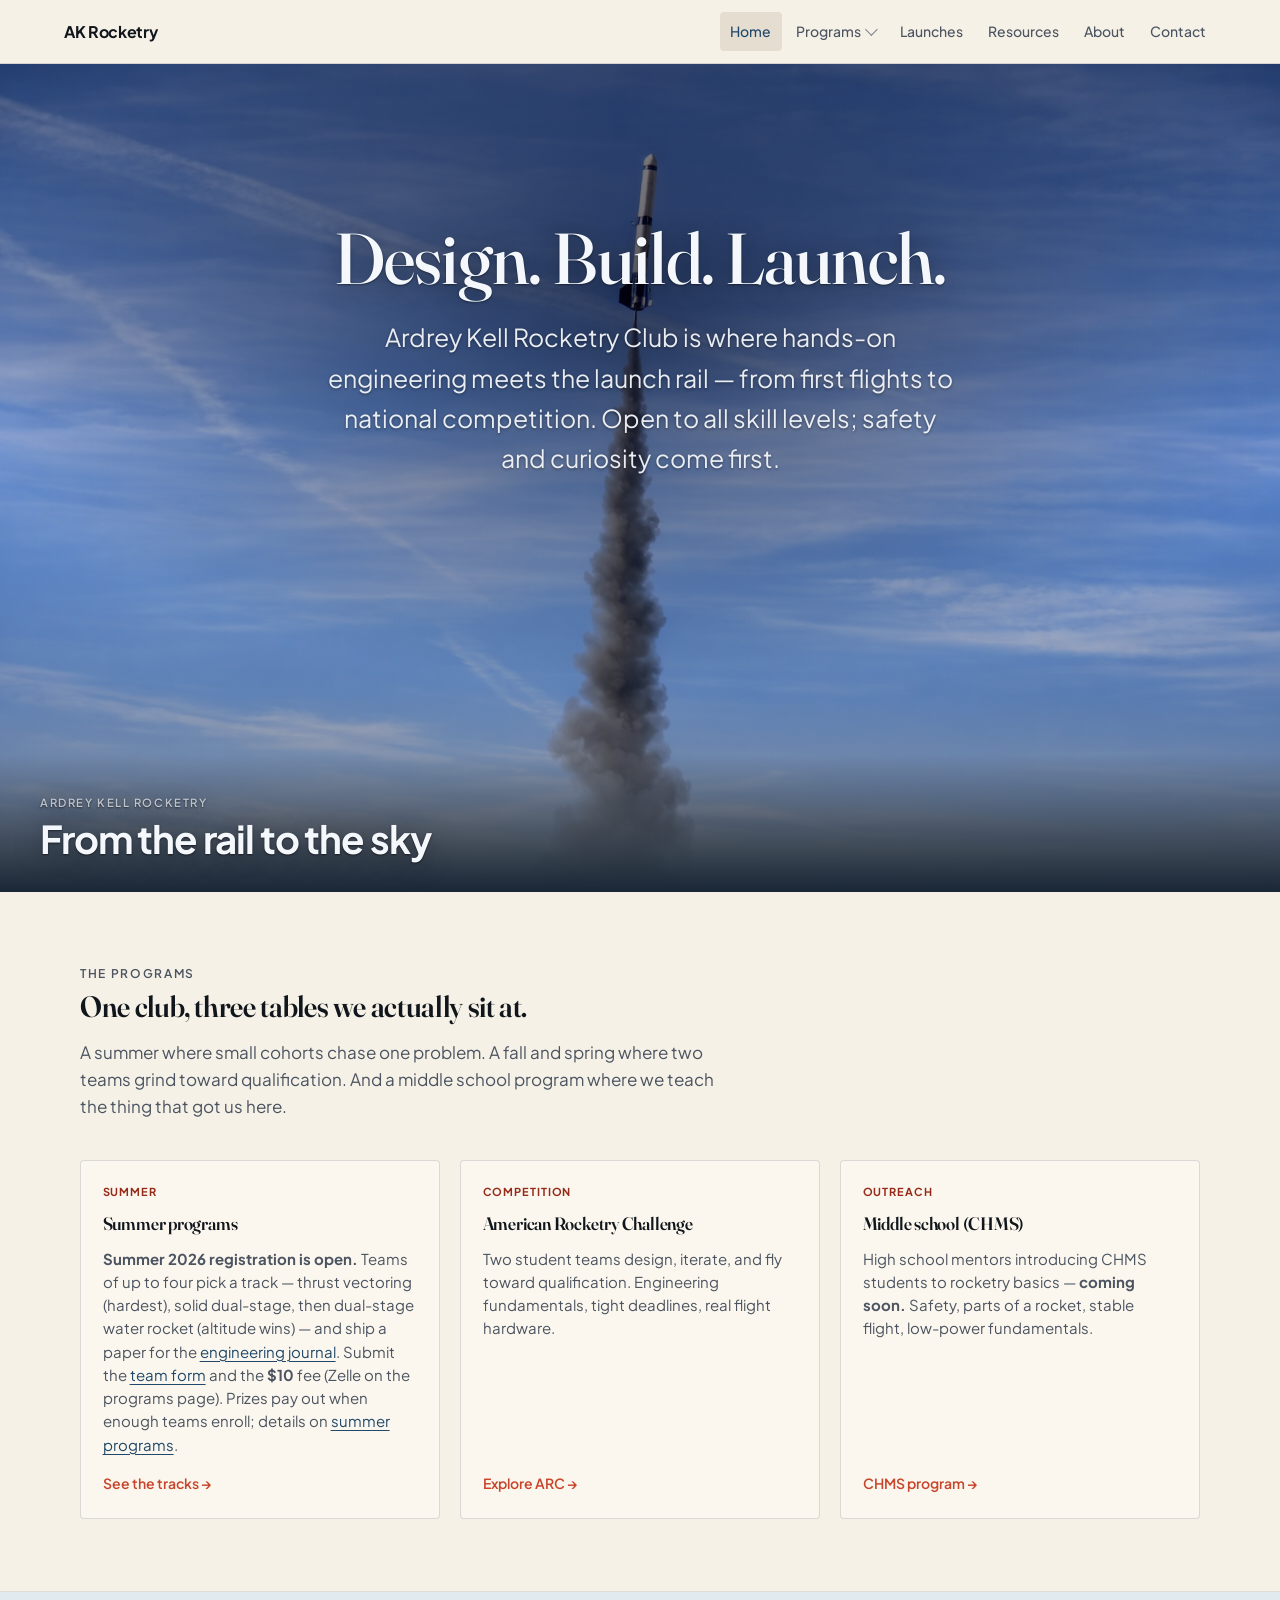
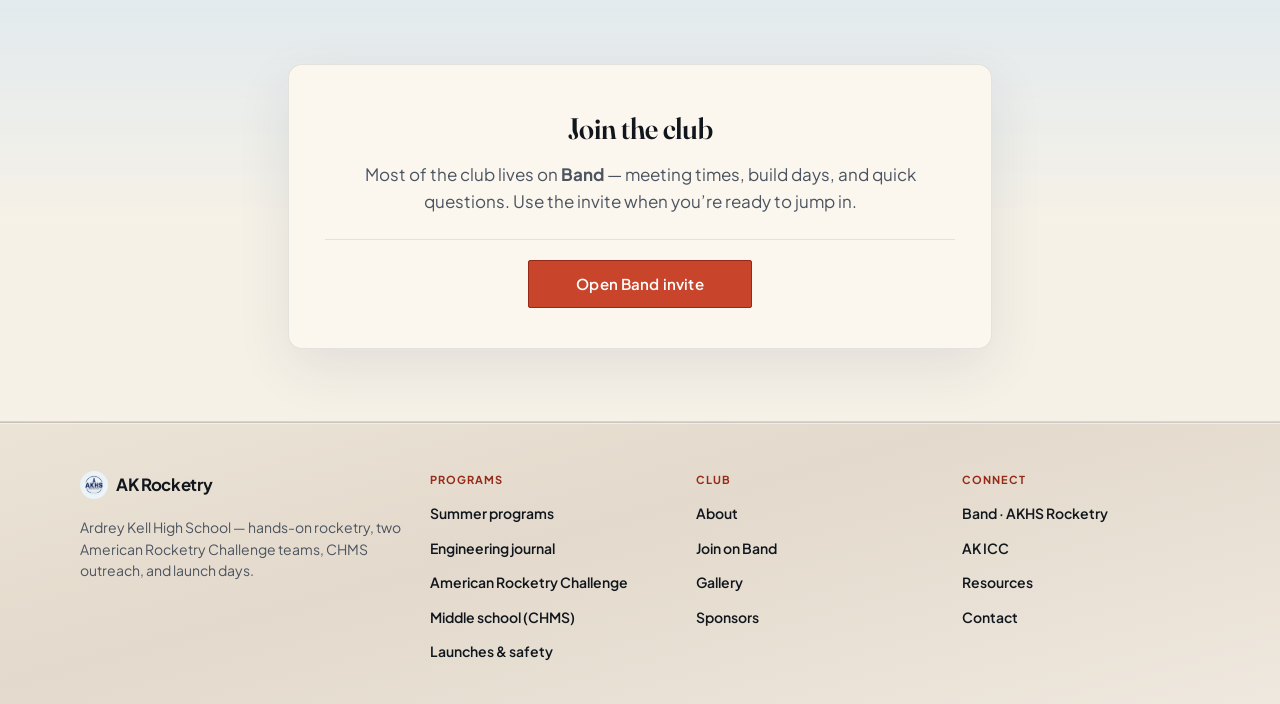
<file: index.html>
<!DOCTYPE html>
<html lang="en">
  <head>
    <meta charset="UTF-8" />
    <meta name="viewport" content="width=device-width, initial-scale=1" />
    <meta name="theme-color" content="#2a5f8a" />
    <meta
      name="description"
      content="Ardrey Kell Rocketry Club — design, build, and launch. American Rocketry Challenge teams, outreach, and community launches."
    />
    <meta name="google-site-verification" content="4NTMe3tx55syrNgkwQ4RB3_lJ69d0CmqzKTov0FCXmc" />
    <link rel="canonical" href="https://akrocketry.vercel.app/" />
    <link
      rel="sitemap"
      type="application/xml"
      title="Sitemap"
      href="https://akrocketry.vercel.app/sitemap.xml"
    />
    <meta property="og:type" content="website" />
    <meta property="og:site_name" content="Ardrey Kell Rocketry Club" />
    <meta property="og:title" content="AK Rocketry Club — Ardrey Kell High School" />
    <meta
      property="og:description"
      content="Design, build, and launch with two American Rocketry Challenge teams, CHMS outreach, and club launch days. All skill levels welcome."
    />
    <meta property="og:url" content="https://akrocketry.vercel.app/" />
    <meta property="og:image" content="https://akrocketry.vercel.app/images/rocket-launch.png" />
    <meta property="og:locale" content="en_US" />
    <meta name="twitter:card" content="summary_large_image" />
    <meta name="twitter:title" content="AK Rocketry Club — Ardrey Kell High School" />
    <meta
      name="twitter:description"
      content="American Rocketry Challenge teams, middle school outreach, and safety-first launches at Ardrey Kell."
    />
    <meta name="twitter:image" content="https://akrocketry.vercel.app/images/rocket-launch.png" />
    <title>AK Rocketry Club — Home</title>
    <link rel="icon" href="images/akhs-rocketry-logo.png" type="image/png" />
    <link rel="apple-touch-icon" href="images/akhs-rocketry-logo.png" />
    <link rel="preconnect" href="https://fonts.googleapis.com" />
    <link rel="preconnect" href="https://fonts.gstatic.com" crossorigin />
    <link
      href="https://fonts.googleapis.com/css2?family=Fraunces:ital,opsz,wght@0,9..144,500;0,9..144,700;1,9..144,500&family=Plus+Jakarta+Sans:ital,wght@0,400;0,500;0,600;0,700;1,400&display=swap"
      rel="stylesheet"
    />
    <link rel="stylesheet" href="css/styles.css" />
    <script type="application/ld+json">
      {
        "@context": "https://schema.org",
        "@type": "Organization",
        "name": "Ardrey Kell Rocketry Club",
        "alternateName": "AK Rocketry",
        "description": "Hands-on rocketry club at Ardrey Kell High School — American Rocketry Challenge teams, CHMS mentorship, and community launches.",
        "url": "https://akrocketry.vercel.app/",
        "logo": "https://akrocketry.vercel.app/images/akhs-rocketry-logo.png",
        "sameAs": [
          "https://www.instagram.com/akhsrocketry/",
          "https://band.us/n/aca8bbN3yeG92",
          "https://akhsicc.github.io/"
        ]
      }
    </script>
  </head>
  <body>
    <a class="skip-link" href="#main">Skip to content</a>
    <div class="page">
      <header class="site-header">
        <div class="site-header__inner">
          <a class="logo" href="index.html">
            AK Rocketry
          </a>
          <button
            type="button"
            class="nav-toggle"
            aria-expanded="false"
            aria-controls="site-nav"
            data-nav-toggle
          >
            <span class="visually-hidden">Open menu</span>
            <span class="nav-toggle__bar" aria-hidden="true"></span>
          </button>
          <nav id="site-nav" class="nav" data-nav-menu aria-label="Primary">
            <a href="index.html" class="is-active">Home</a>
            <details class="nav__group" data-nav-group>
              <summary class="nav__summary">Programs<span class="nav__chev" aria-hidden="true"></span></summary>
              <div class="nav__panel">
                <a href="programs.html">Summer programs</a>
                <a href="journal.html">Engineering journal</a>
                <a href="arc.html">American Rocketry Challenge</a>
                <a href="outreach.html">Middle school (CHMS)</a>
              </div>
            </details>
            <a href="launches.html">Launches</a>
            <a href="resources.html">Resources</a>
            <a href="about.html">About</a>
            <a href="contact.html">Contact</a>
          </nav>
        </div>
      </header>

      <main id="main">
        <section id="launch-video" class="hero" aria-labelledby="hero-title">
          <div class="hero__backdrop" aria-hidden="true">
            <img
              class="hero__backdrop-img"
              src="images/rocket-launch.png"
              alt=""
              width="1536"
              height="1024"
              decoding="async"
              fetchpriority="high"
            />
          </div>
          <div class="hero__overlay" aria-hidden="true"></div>
          <div class="hero__inner wrap">
            <div class="hero__text">
              <h1 id="hero-title">Design. Build. Launch.</h1>
              <p class="hero__lede">
                Ardrey Kell Rocketry Club is where hands-on engineering meets the launch rail — from first flights to
                national competition. Open to all skill levels; safety and curiosity come first.
              </p>
            </div>
          </div>
          <div id="hero-tagline" class="launch-photo__caption">
            <p class="launch-photo__hint">Ardrey Kell rocketry</p>
            <h2 class="launch-photo__title">From the rail to the sky</h2>
          </div>
        </section>

        <section class="section" aria-labelledby="pillars-heading">
          <div class="wrap">
            <div class="section__head">
              <p class="eyebrow">The programs</p>
              <h2 id="pillars-heading">One club, three tables we actually sit at.</h2>
              <p>
                A summer where small cohorts chase one problem. A fall and spring where two teams grind toward
                qualification. And a middle school program where we teach the thing that got us here.
              </p>
            </div>
            <div class="cards cards--3">
              <article class="card">
                <span class="card__tag">Summer</span>
                <h3>Summer programs</h3>
                <p>
                  <strong>Summer 2026 registration is open.</strong> Teams of up to four pick a track &mdash; thrust
                  vectoring (hardest), solid dual-stage, then dual-stage water rocket (altitude wins) &mdash; and ship a
                  paper for the <a href="journal.html">engineering journal</a>. Submit the
                  <a href="https://forms.gle/gw1iRNM9sgwwykNJ9" rel="noopener noreferrer" target="_blank">team form</a>
                  and the <strong>$10</strong> fee (Zelle on the programs page). Prizes pay out when enough teams enroll;
                  details on <a href="programs.html">summer programs</a>.
                </p>
                <a class="card__link" href="programs.html">See the tracks &rarr;</a>
              </article>
              <article class="card">
                <span class="card__tag">Competition</span>
                <h3>American Rocketry Challenge</h3>
                <p>
                  Two student teams design, iterate, and fly toward qualification. Engineering fundamentals, tight
                  deadlines, real flight hardware.
                </p>
                <a class="card__link" href="arc.html">Explore ARC &rarr;</a>
              </article>
              <article class="card">
                <span class="card__tag">Outreach</span>
                <h3>Middle school (CHMS)</h3>
                <p>
                  High school mentors introducing CHMS students to rocketry basics &mdash;
                  <strong>coming soon.</strong> Safety, parts of a rocket, stable flight, low-power fundamentals.
                </p>
                <a class="card__link" href="outreach.html">CHMS program &rarr;</a>
              </article>
            </div>
          </div>
        </section>

        <section id="join" class="section section--join" aria-labelledby="join-heading">
          <div class="wrap">
            <div class="join-panel">
              <div class="section__head join-panel__head">
                <h2 id="join-heading">Join the club</h2>
                <p>
                  Most of the club lives on <strong>Band</strong> — meeting times, build days, and quick questions. Use the
                  invite when you&rsquo;re ready to jump in.
                </p>
              </div>
              <div class="join-panel__cta">
                <a
                  class="btn btn--primary"
                  href="https://band.us/n/aca8bbN3yeG92"
                  rel="noopener noreferrer"
                  target="_blank"
                  >Open Band invite</a
                >
              </div>
            </div>
          </div>
        </section>
      </main>

      <footer class="site-footer">
        <div class="site-footer__main">
          <div class="site-footer__grid wrap">
            <div class="site-footer__brand">
              <a class="footer-brand" href="index.html">
                <span class="logo__mark" aria-hidden="true">
                  <img
                    class="logo__mark-img"
                    src="images/akhs-rocketry-logo.png"
                    alt=""
                    width="500"
                    height="500"
                    decoding="async"
                  />
                </span>
                AK Rocketry
              </a>
              <p>
                Ardrey Kell High School — hands-on rocketry, two American Rocketry Challenge teams, CHMS outreach, and
                launch days.
              </p>
            </div>
            <div class="site-footer__col">
              <h3 class="site-footer__heading">Programs</h3>
              <ul class="site-footer__links">
                <li><a href="programs.html">Summer programs</a></li>
                <li><a href="journal.html">Engineering journal</a></li>
                <li><a href="arc.html">American Rocketry Challenge</a></li>
                <li><a href="outreach.html">Middle school (CHMS)</a></li>
                <li><a href="launches.html">Launches &amp; safety</a></li>
              </ul>
            </div>
            <div class="site-footer__col">
              <h3 class="site-footer__heading">Club</h3>
              <ul class="site-footer__links">
                <li><a href="about.html">About</a></li>
                <li><a href="#join">Join on Band</a></li>
                <li><a href="gallery.html">Gallery</a></li>
                <li><a href="sponsors.html">Sponsors</a></li>
              </ul>
            </div>
            <div class="site-footer__col">
              <h3 class="site-footer__heading">Connect</h3>
              <ul class="site-footer__links">
                <li>
                  <a href="https://band.us/n/aca8bbN3yeG92" rel="noopener noreferrer" target="_blank"
                    >Band · AKHS Rocketry</a
                  >
                </li>
                <li>
                  <a href="https://akhsicc.github.io/" rel="noopener noreferrer" target="_blank">AK ICC</a>
                </li>
                <li><a href="resources.html">Resources</a></li>
                <li><a href="contact.html">Contact</a></li>
              </ul>
            </div>
          </div>
        </div>
      </footer>
    </div>
    <script src="js/main.js" defer></script>
  </body>
</html>
</file>
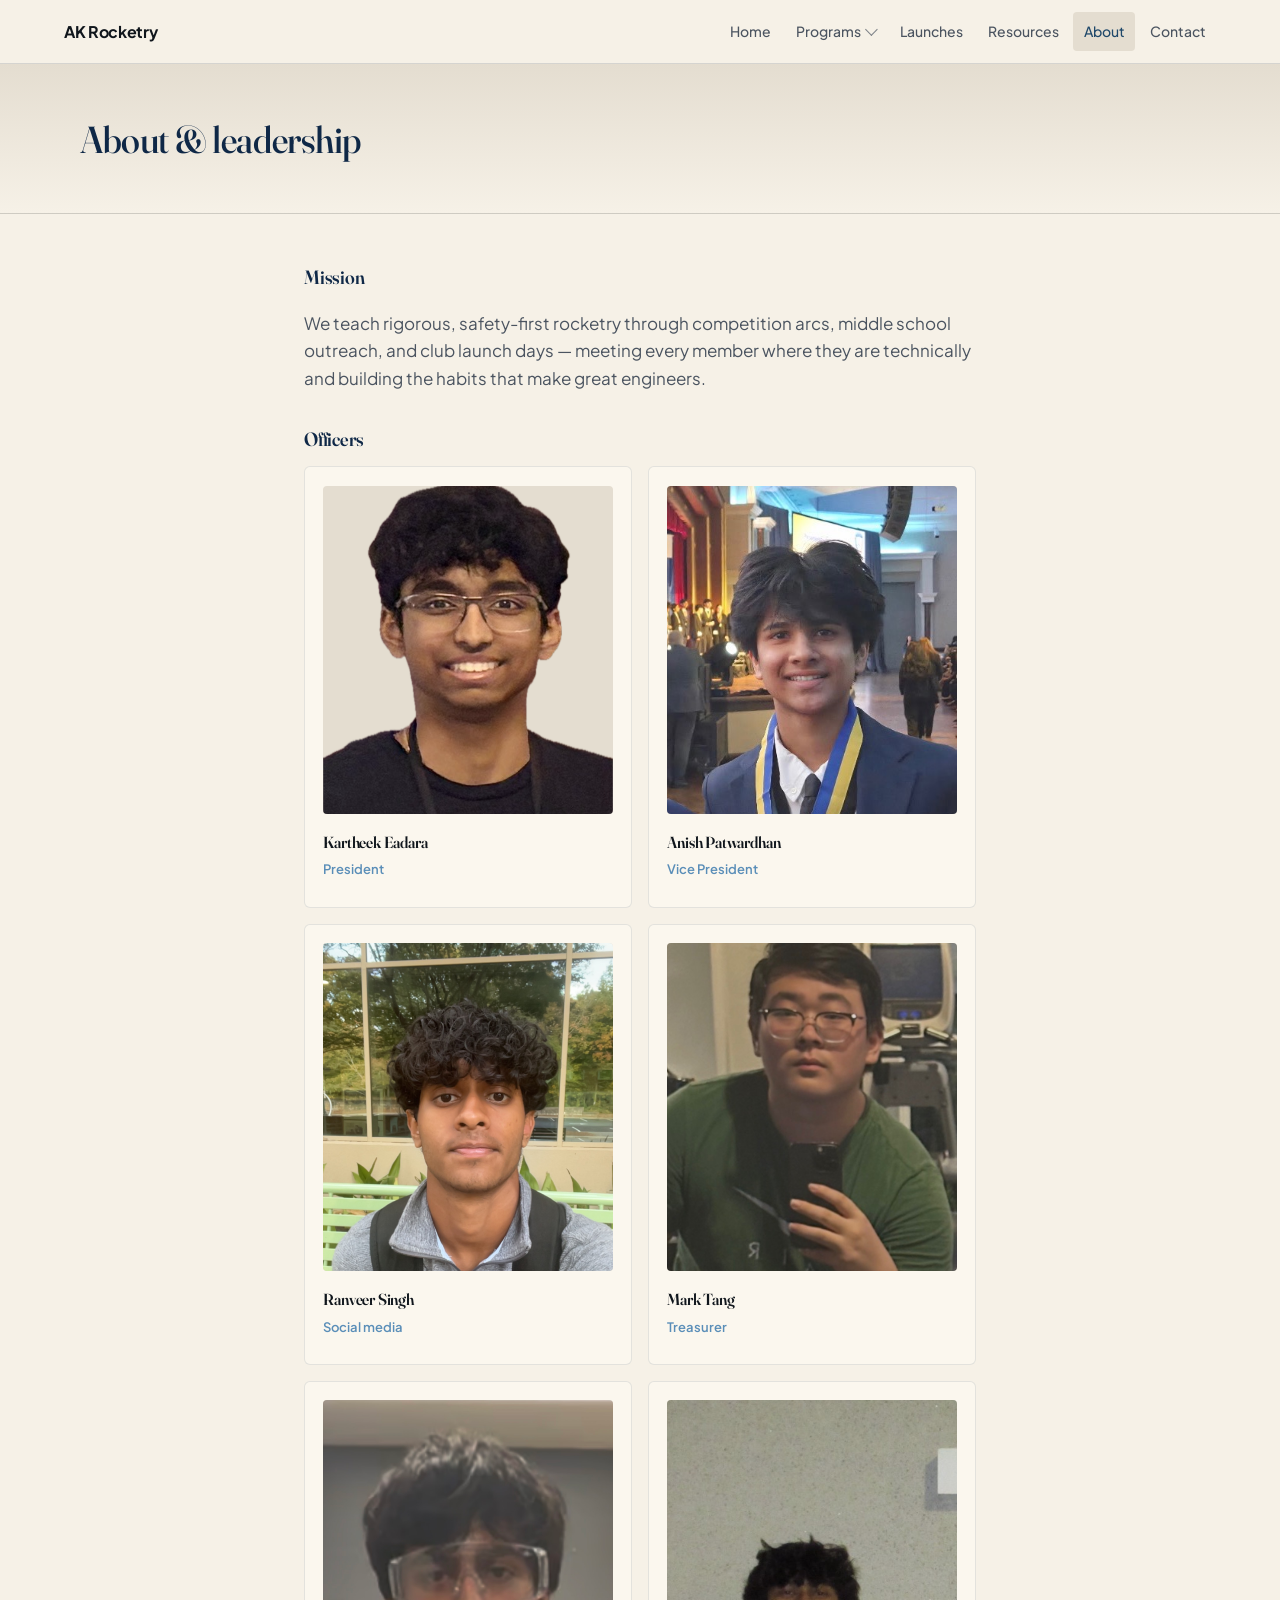
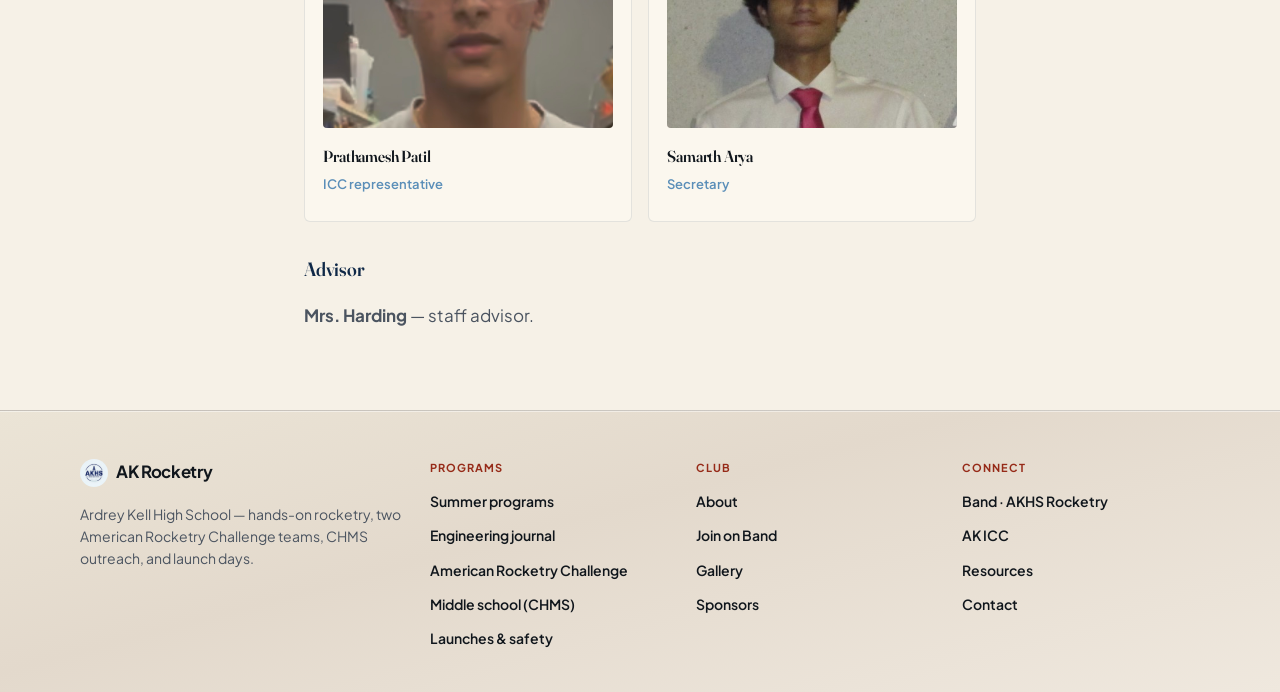
<file: about.html>
<!DOCTYPE html>
<html lang="en">
  <head>
    <meta charset="UTF-8" />
    <meta name="viewport" content="width=device-width, initial-scale=1" />
    <meta name="theme-color" content="#2a5f8a" />
    <meta name="description" content="Leadership and mission — Ardrey Kell Rocketry Club." />
    <link rel="canonical" href="https://akrocketry.vercel.app/about.html" />
    <meta property="og:type" content="website" />
    <meta property="og:site_name" content="Ardrey Kell Rocketry Club" />
    <meta property="og:title" content="About &amp; Leadership — AK Rocketry" />
    <meta property="og:description" content="Leadership and mission — Ardrey Kell Rocketry Club." />
    <meta property="og:url" content="https://akrocketry.vercel.app/about.html" />
    <meta property="og:image" content="https://akrocketry.vercel.app/images/rocket-launch.png" />
    <meta property="og:locale" content="en_US" />
    <meta name="twitter:card" content="summary_large_image" />
    <meta name="twitter:title" content="About &amp; Leadership — AK Rocketry" />
    <meta name="twitter:description" content="Leadership and mission — Ardrey Kell Rocketry Club." />
    <meta name="twitter:image" content="https://akrocketry.vercel.app/images/rocket-launch.png" />
    <title>About &amp; Leadership — AK Rocketry</title>
    <link rel="icon" href="images/akhs-rocketry-logo.png" type="image/png" />
    <link rel="apple-touch-icon" href="images/akhs-rocketry-logo.png" />
    <link rel="preconnect" href="https://fonts.googleapis.com" />
    <link rel="preconnect" href="https://fonts.gstatic.com" crossorigin />
    <link
      href="https://fonts.googleapis.com/css2?family=Fraunces:ital,opsz,wght@0,9..144,500;0,9..144,700;1,9..144,500&family=Plus+Jakarta+Sans:ital,wght@0,400;0,500;0,600;0,700;1,400&display=swap"
      rel="stylesheet"
    />
    <link rel="stylesheet" href="css/styles.css" />
  </head>
  <body>
    <a class="skip-link" href="#main">Skip to content</a>
    <div class="page">
      <header class="site-header">
        <div class="site-header__inner">
          <a class="logo" href="index.html">
            AK Rocketry
          </a>
          <button type="button" class="nav-toggle" aria-expanded="false" aria-controls="site-nav" data-nav-toggle>
            <span class="visually-hidden">Open menu</span>
            <span class="nav-toggle__bar" aria-hidden="true"></span>
          </button>
          <nav id="site-nav" class="nav" data-nav-menu aria-label="Primary">
            <a href="index.html">Home</a>
            <details class="nav__group" data-nav-group>
              <summary class="nav__summary">Programs<span class="nav__chev" aria-hidden="true"></span></summary>
              <div class="nav__panel">
                <a href="programs.html">Summer programs</a>
                <a href="journal.html">Engineering journal</a>
                <a href="arc.html">American Rocketry Challenge</a>
                <a href="outreach.html">Middle school (CHMS)</a>
              </div>
            </details>
            <a href="launches.html">Launches</a>
            <a href="resources.html">Resources</a>
            <a href="about.html" class="is-active">About</a>
            <a href="contact.html">Contact</a>
          </nav>
        </div>
      </header>

      <main id="main">
        <header class="page-head">
          <div class="wrap">
            <h1>About &amp; leadership</h1>
          </div>
        </header>

        <article class="prose">
          <div class="wrap wrap--narrow">
            <h2>Mission</h2>
            <p>
              We teach rigorous, safety-first rocketry through competition arcs, middle school outreach, and club launch
              days — meeting every member where they are technically and building the habits that make great engineers.
            </p>

            <h2>Officers</h2>
            <div class="officers">
              <div class="officer">
                <img
                  class="officer__photo"
                  src="images/officer-kartheek.png"
                  alt="Portrait of Kartheek Eadara"
                  width="456"
                  height="547"
                  loading="lazy"
                  decoding="async"
                />
                <h3>Kartheek Eadara</h3>
                <div class="role">President</div>
              </div>
              <div class="officer">
                <img
                  class="officer__photo"
                  src="images/officer-anish.png"
                  alt="Portrait of Anish Patwardhan"
                  width="380"
                  height="594"
                  loading="lazy"
                  decoding="async"
                />
                <h3>Anish Patwardhan</h3>
                <div class="role">Vice President</div>
              </div>
              <div class="officer">
                <img
                  class="officer__photo"
                  src="images/ranveer.png"
                  alt="Portrait of Ranveer Singh"
                  width="1152"
                  height="2048"
                  loading="lazy"
                  decoding="async"
                />
                <h3>Ranveer Singh</h3>
                <div class="role">Social media</div>
              </div>
              <div class="officer">
                <img
                  class="officer__photo officer__photo--portrait"
                  src="images/mark-tang.png"
                  alt="Portrait of Mark Tang"
                  width="747"
                  height="1124"
                  loading="lazy"
                  decoding="async"
                />
                <h3>Mark Tang</h3>
                <div class="role">Treasurer</div>
              </div>
              <div class="officer">
                <img
                  class="officer__photo officer__photo--portrait"
                  src="images/prathamesh.png"
                  alt="Portrait of Prathamesh Patil"
                  width="996"
                  height="1786"
                  loading="lazy"
                  decoding="async"
                />
                <h3>Prathamesh Patil</h3>
                <div class="role">ICC representative</div>
              </div>
              <div class="officer">
                <img
                  class="officer__photo"
                  src="images/officer-samarth.png"
                  alt="Portrait of Samarth Arya"
                  width="470"
                  height="1024"
                  loading="lazy"
                  decoding="async"
                />
                <h3>Samarth Arya</h3>
                <div class="role">Secretary</div>
              </div>
            </div>

            <h2>Advisor</h2>
            <p><strong>Mrs. Harding</strong> — staff advisor.</p>
          </div>
        </article>
      </main>

      <footer class="site-footer">
        <div class="site-footer__main">
          <div class="site-footer__grid wrap">
            <div class="site-footer__brand">
              <a class="footer-brand" href="index.html">
                <span class="logo__mark" aria-hidden="true">
                  <img
                    class="logo__mark-img"
                    src="images/akhs-rocketry-logo.png"
                    alt=""
                    width="500"
                    height="500"
                    decoding="async"
                  />
                </span>
                AK Rocketry
              </a>
              <p>
                Ardrey Kell High School — hands-on rocketry, two American Rocketry Challenge teams, CHMS outreach, and
                launch days.
              </p>
            </div>
            <div class="site-footer__col">
              <h3 class="site-footer__heading">Programs</h3>
              <ul class="site-footer__links">
                <li><a href="programs.html">Summer programs</a></li>
                <li><a href="journal.html">Engineering journal</a></li>
                <li><a href="arc.html">American Rocketry Challenge</a></li>
                <li><a href="outreach.html">Middle school (CHMS)</a></li>
                <li><a href="launches.html">Launches &amp; safety</a></li>
              </ul>
            </div>
            <div class="site-footer__col">
              <h3 class="site-footer__heading">Club</h3>
              <ul class="site-footer__links">
                <li><a href="about.html">About</a></li>
                <li><a href="index.html#join">Join on Band</a></li>
                <li><a href="gallery.html">Gallery</a></li>
                <li><a href="sponsors.html">Sponsors</a></li>
              </ul>
            </div>
            <div class="site-footer__col">
              <h3 class="site-footer__heading">Connect</h3>
              <ul class="site-footer__links">
                <li>
                  <a href="https://band.us/n/aca8bbN3yeG92" rel="noopener noreferrer" target="_blank"
                    >Band · AKHS Rocketry</a
                  >
                </li>
                <li>
                  <a href="https://akhsicc.github.io/" rel="noopener noreferrer" target="_blank">AK ICC</a>
                </li>
                <li><a href="resources.html">Resources</a></li>
                <li><a href="contact.html">Contact</a></li>
              </ul>
            </div>
          </div>
        </div>

      </footer>
    </div>
    <script src="js/main.js" defer></script>
  </body>
</html>
</file>
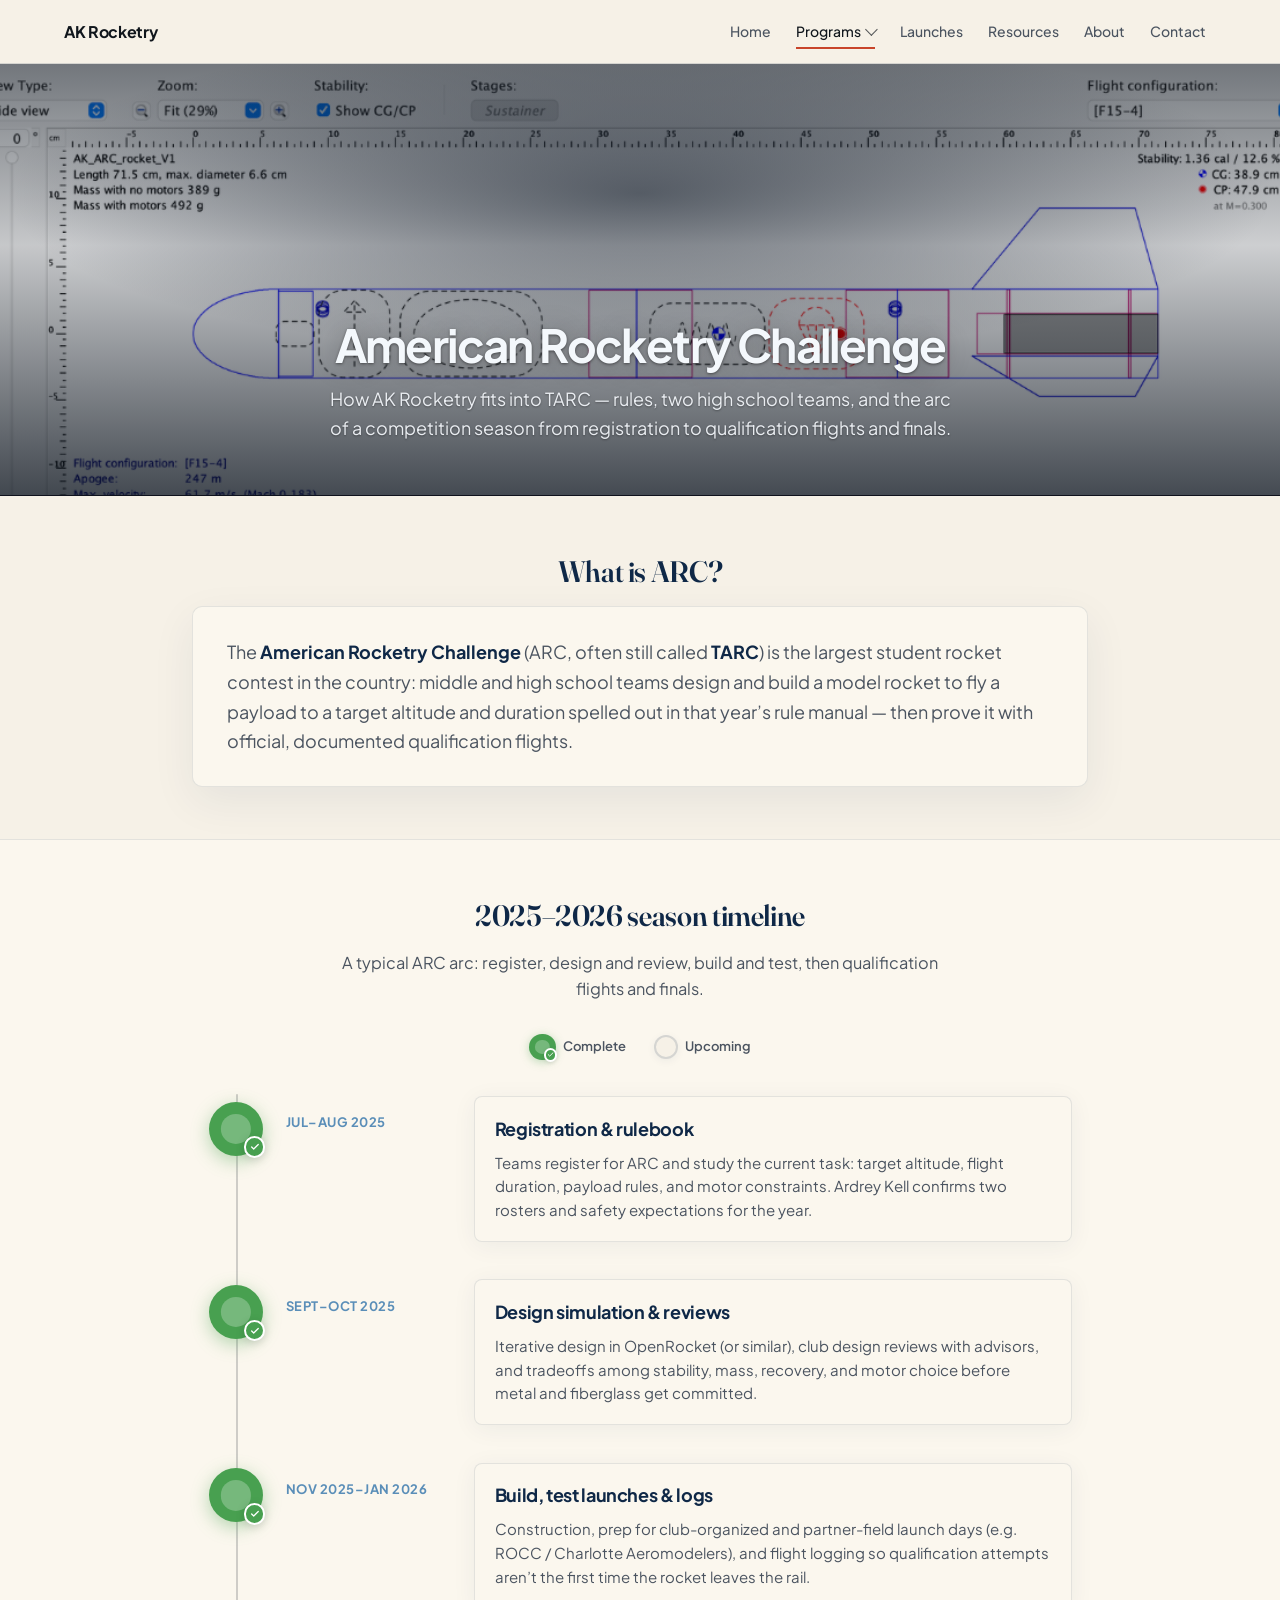
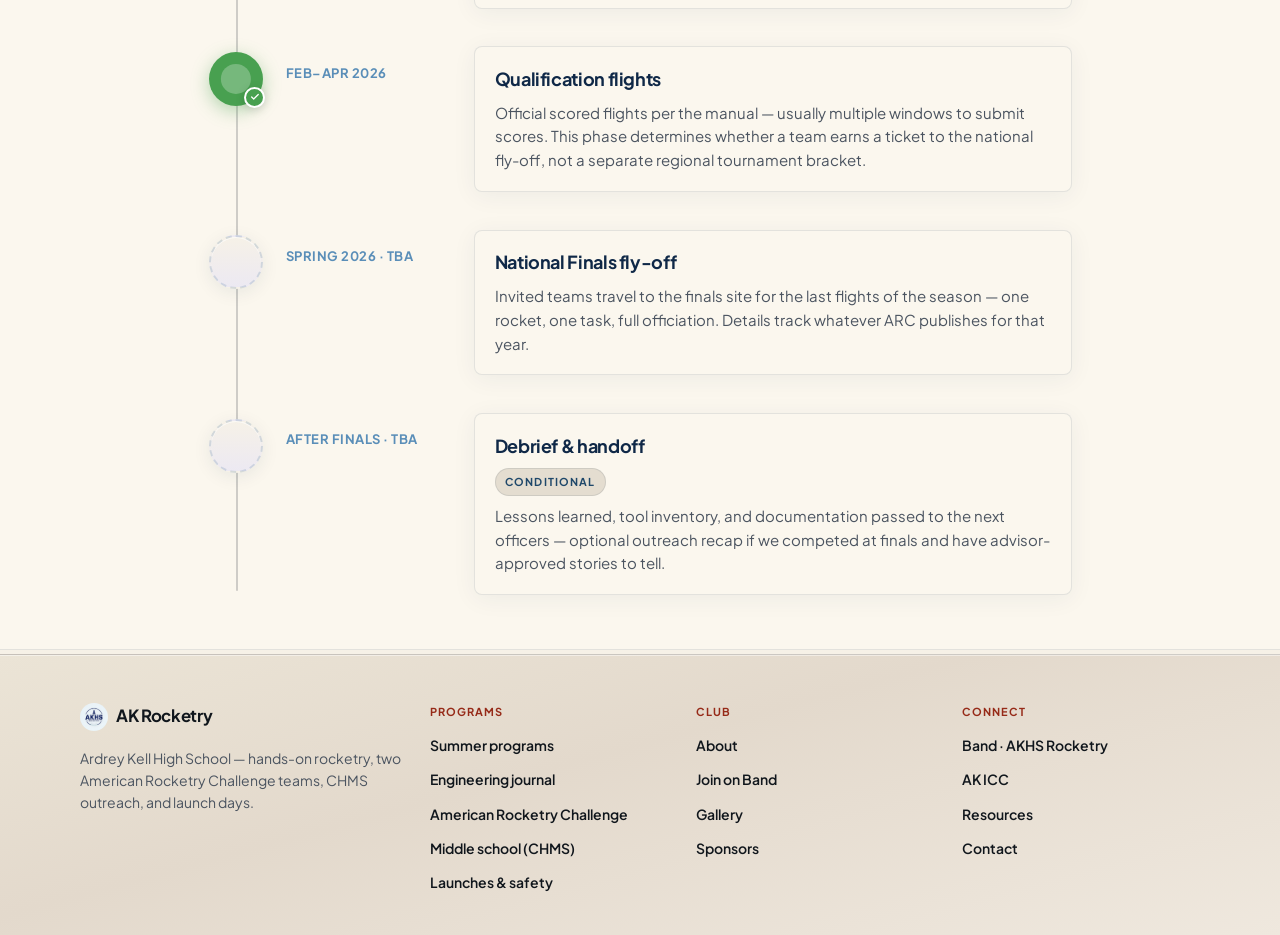
<file: arc.html>
<!DOCTYPE html>
<html lang="en">
  <head>
    <meta charset="UTF-8" />
    <meta name="viewport" content="width=device-width, initial-scale=1" />
    <meta name="theme-color" content="#2a5f8a" />
    <meta
      name="description"
      content="What ARC is, how AK Rocketry competes with two teams, season timeline, qualification flights, and links to rocketcontest.org."
    />
    <link rel="canonical" href="https://akrocketry.vercel.app/arc.html" />
    <meta property="og:type" content="website" />
    <meta property="og:site_name" content="Ardrey Kell Rocketry Club" />
    <meta property="og:title" content="American Rocketry Challenge — AK Rocketry" />
    <meta
      property="og:description"
      content="What ARC is, how AK Rocketry competes with two teams, season timeline, qualification flights, and links to rocketcontest.org."
    />
    <meta property="og:url" content="https://akrocketry.vercel.app/arc.html" />
    <meta property="og:image" content="https://akrocketry.vercel.app/images/arc-openrocket.png" />
    <meta property="og:locale" content="en_US" />
    <meta name="twitter:card" content="summary_large_image" />
    <meta name="twitter:title" content="American Rocketry Challenge — AK Rocketry" />
    <meta
      name="twitter:description"
      content="American Rocketry Challenge at Ardrey Kell — two teams, season timeline, and qualification flights."
    />
    <meta name="twitter:image" content="https://akrocketry.vercel.app/images/arc-openrocket.png" />
    <title>American Rocketry Challenge — AK Rocketry</title>
    <link rel="icon" href="images/akhs-rocketry-logo.png" type="image/png" />
    <link rel="apple-touch-icon" href="images/akhs-rocketry-logo.png" />
    <link rel="preconnect" href="https://fonts.googleapis.com" />
    <link rel="preconnect" href="https://fonts.gstatic.com" crossorigin />
    <link
      href="https://fonts.googleapis.com/css2?family=Fraunces:ital,opsz,wght@0,9..144,500;0,9..144,700;1,9..144,500&family=Plus+Jakarta+Sans:ital,wght@0,400;0,500;0,600;0,700;1,400&display=swap"
      rel="stylesheet"
    />
    <link rel="stylesheet" href="css/styles.css" />
  </head>
  <body>
    <a class="skip-link" href="#main">Skip to content</a>
    <div class="page">
      <header class="site-header">
        <div class="site-header__inner">
          <a class="logo" href="index.html">
            AK Rocketry
          </a>
          <button type="button" class="nav-toggle" aria-expanded="false" aria-controls="site-nav" data-nav-toggle>
            <span class="visually-hidden">Open menu</span>
            <span class="nav-toggle__bar" aria-hidden="true"></span>
          </button>
          <nav id="site-nav" class="nav" data-nav-menu aria-label="Primary">
            <a href="index.html">Home</a>
            <details class="nav__group is-active" data-nav-group>
              <summary class="nav__summary">Programs<span class="nav__chev" aria-hidden="true"></span></summary>
              <div class="nav__panel">
                <a href="programs.html">Summer programs</a>
                <a href="journal.html">Engineering journal</a>
                <a href="arc.html" class="is-active">American Rocketry Challenge</a>
                <a href="outreach.html">Middle school (CHMS)</a>
              </div>
            </details>
            <a href="launches.html">Launches</a>
            <a href="resources.html">Resources</a>
            <a href="about.html">About</a>
            <a href="contact.html">Contact</a>
          </nav>
        </div>
      </header>

      <main id="main" class="events-page">
        <header class="events-page__hero events-page__hero--photo">
          <div class="events-page__hero-backdrop" aria-hidden="true">
            <img
              class="events-page__hero-backdrop-img events-page__hero-backdrop-img--arc-design"
              src="images/arc-openrocket.png"
              alt=""
              width="1140"
              height="650"
              decoding="async"
              fetchpriority="high"
            />
          </div>
          <div class="events-page__hero-overlay" aria-hidden="true"></div>
          <div class="wrap events-page__hero-inner">
            <h1 class="events-page__title">American Rocketry Challenge</h1>
            <p class="events-page__subtitle">
              How AK Rocketry fits into TARC — rules, two high school teams, and the arc of a competition season from
              registration to qualification flights and finals.
            </p>
          </div>
        </header>

        <section class="events-page__section" id="what-is-arc" aria-labelledby="what-is-arc-title">
          <div class="wrap events-page__narrow">
            <h2 id="what-is-arc-title" class="events-page__h2">What is ARC?</h2>
            <div class="events-about">
              <div class="events-about__intro">
                <p class="events-about__lede">
                  The <strong>American Rocketry Challenge</strong> (ARC, often still called <strong>TARC</strong>) is the
                  largest student rocket contest in the country: middle and high school teams design and build a model
                  rocket to fly a payload to a target altitude and duration spelled out in that year&rsquo;s rule manual —
                  then prove it with official, documented qualification flights.
                </p>
              </div>
            </div>
          </div>
        </section>

        <section class="events-page__section events-page__section--alt" aria-labelledby="season-title">
          <div class="wrap events-page__narrow">
            <h2 id="season-title" class="events-page__h2">2025–2026 season timeline</h2>
            <p class="events-page__section-lede">
              A typical ARC arc: register, design and review, build and test, then qualification flights and finals.
            </p>
            <p class="events-timeline__legend" role="presentation">
              <span class="events-timeline__legend-item">
                <span class="events-timeline__legend-sample events-timeline__legend-sample--done" aria-hidden="true">
                  <span class="events-timeline__legend-sample__disc"></span>
                  <span class="events-timeline__legend-sample__badge">
                    <svg xmlns="http://www.w3.org/2000/svg" viewBox="0 0 24 24" fill="none" stroke="currentColor" stroke-width="3" stroke-linecap="round" stroke-linejoin="round" aria-hidden="true">
                      <path d="M20 6 9 17l-5-5" />
                    </svg>
                  </span>
                </span>
                Complete
              </span>
              <span class="events-timeline__legend-item">
                <span class="events-timeline__legend-dot events-timeline__legend-dot--upcoming" aria-hidden="true"></span>
                Upcoming
              </span>
            </p>
            <ol class="events-timeline" role="list">
              <li class="events-timeline__item events-timeline__item--done">
                <span class="events-timeline__marker" aria-hidden="true">
                  <span class="events-timeline__marker-bullseye"></span>
                  <span class="events-timeline__check-badge">
                    <svg xmlns="http://www.w3.org/2000/svg" viewBox="0 0 24 24" fill="none" stroke="currentColor" stroke-width="3" stroke-linecap="round" stroke-linejoin="round" aria-hidden="true">
                      <path d="M20 6 9 17l-5-5" />
                    </svg>
                  </span>
                </span>
                <div class="events-timeline__main">
                  <div class="events-timeline__date">Jul–Aug 2025</div>
                  <div class="events-timeline__panel">
                    <div class="events-timeline__body">
                      <h3>Registration &amp; rulebook</h3>
                      <p>
                        Teams register for ARC and study the current task: target altitude, flight duration, payload rules,
                        and motor constraints. Ardrey Kell confirms two rosters and safety expectations for the year.
                      </p>
                    </div>
                  </div>
                </div>
              </li>
              <li class="events-timeline__item events-timeline__item--done">
                <span class="events-timeline__marker" aria-hidden="true">
                  <span class="events-timeline__marker-bullseye"></span>
                  <span class="events-timeline__check-badge">
                    <svg xmlns="http://www.w3.org/2000/svg" viewBox="0 0 24 24" fill="none" stroke="currentColor" stroke-width="3" stroke-linecap="round" stroke-linejoin="round" aria-hidden="true">
                      <path d="M20 6 9 17l-5-5" />
                    </svg>
                  </span>
                </span>
                <div class="events-timeline__main">
                  <div class="events-timeline__date">Sept–Oct 2025</div>
                  <div class="events-timeline__panel">
                    <div class="events-timeline__body">
                      <h3>Design simulation &amp; reviews</h3>
                      <p>
                        Iterative design in OpenRocket (or similar), club design reviews with advisors, and tradeoffs among
                        stability, mass, recovery, and motor choice before metal and fiberglass get committed.
                      </p>
                    </div>
                  </div>
                </div>
              </li>
              <li class="events-timeline__item events-timeline__item--done">
                <span class="events-timeline__marker" aria-hidden="true">
                  <span class="events-timeline__marker-bullseye"></span>
                  <span class="events-timeline__check-badge">
                    <svg xmlns="http://www.w3.org/2000/svg" viewBox="0 0 24 24" fill="none" stroke="currentColor" stroke-width="3" stroke-linecap="round" stroke-linejoin="round" aria-hidden="true">
                      <path d="M20 6 9 17l-5-5" />
                    </svg>
                  </span>
                </span>
                <div class="events-timeline__main">
                  <div class="events-timeline__date">Nov 2025–Jan 2026</div>
                  <div class="events-timeline__panel">
                    <div class="events-timeline__body">
                      <h3>Build, test launches &amp; logs</h3>
                      <p>
                        Construction, prep for club-organized and partner-field launch days (e.g. ROCC / Charlotte
                        Aeromodelers), and flight logging so qualification attempts aren&rsquo;t the first time the rocket
                        leaves the rail.
                      </p>
                    </div>
                  </div>
                </div>
              </li>
              <li class="events-timeline__item events-timeline__item--done">
                <span class="events-timeline__marker" aria-hidden="true">
                  <span class="events-timeline__marker-bullseye"></span>
                  <span class="events-timeline__check-badge">
                    <svg xmlns="http://www.w3.org/2000/svg" viewBox="0 0 24 24" fill="none" stroke="currentColor" stroke-width="3" stroke-linecap="round" stroke-linejoin="round" aria-hidden="true">
                      <path d="M20 6 9 17l-5-5" />
                    </svg>
                  </span>
                </span>
                <div class="events-timeline__main">
                  <div class="events-timeline__date">Feb–Apr 2026</div>
                  <div class="events-timeline__panel">
                    <div class="events-timeline__body">
                      <h3>Qualification flights</h3>
                      <p>
                        Official scored flights per the manual — usually multiple windows to submit scores. This phase
                        determines whether a team earns a ticket to the national fly-off, not a separate regional
                        tournament bracket.
                      </p>
                    </div>
                  </div>
                </div>
              </li>
              <li class="events-timeline__item events-timeline__item--upcoming">
                <span class="events-timeline__marker" aria-hidden="true"></span>
                <div class="events-timeline__main">
                  <div class="events-timeline__date">Spring 2026 · TBA</div>
                  <div class="events-timeline__panel">
                    <div class="events-timeline__body">
                      <h3>National Finals fly-off</h3>
                      <p>
                        Invited teams travel to the finals site for the last flights of the season — one rocket, one task,
                        full officiation. Details track whatever ARC publishes for that year.
                      </p>
                    </div>
                  </div>
                </div>
              </li>
              <li class="events-timeline__item events-timeline__item--upcoming">
                <span class="events-timeline__marker" aria-hidden="true"></span>
                <div class="events-timeline__main">
                  <div class="events-timeline__date">After finals · TBA</div>
                  <div class="events-timeline__panel">
                    <div class="events-timeline__body">
                      <h3>Debrief &amp; handoff</h3>
                      <div class="events-timeline__status">
                        <span class="events-timeline__pill events-timeline__pill--muted">Conditional</span>
                      </div>
                      <p>
                        Lessons learned, tool inventory, and documentation passed to the next officers — optional
                        outreach recap if we competed at finals and have advisor-approved stories to tell.
                      </p>
                    </div>
                  </div>
                </div>
              </li>
            </ol>
          </div>
        </section>
      </main>

      <footer class="site-footer">
        <div class="site-footer__main">
          <div class="site-footer__grid wrap">
            <div class="site-footer__brand">
              <a class="footer-brand" href="index.html">
                <span class="logo__mark" aria-hidden="true">
                  <img
                    class="logo__mark-img"
                    src="images/akhs-rocketry-logo.png"
                    alt=""
                    width="500"
                    height="500"
                    decoding="async"
                  />
                </span>
                AK Rocketry
              </a>
              <p>
                Ardrey Kell High School — hands-on rocketry, two American Rocketry Challenge teams, CHMS outreach, and
                launch days.
              </p>
            </div>
            <div class="site-footer__col">
              <h3 class="site-footer__heading">Programs</h3>
              <ul class="site-footer__links">
                <li><a href="programs.html">Summer programs</a></li>
                <li><a href="journal.html">Engineering journal</a></li>
                <li><a href="arc.html">American Rocketry Challenge</a></li>
                <li><a href="outreach.html">Middle school (CHMS)</a></li>
                <li><a href="launches.html">Launches &amp; safety</a></li>
              </ul>
            </div>
            <div class="site-footer__col">
              <h3 class="site-footer__heading">Club</h3>
              <ul class="site-footer__links">
                <li><a href="about.html">About</a></li>
                <li><a href="index.html#join">Join on Band</a></li>
                <li><a href="gallery.html">Gallery</a></li>
                <li><a href="sponsors.html">Sponsors</a></li>
              </ul>
            </div>
            <div class="site-footer__col">
              <h3 class="site-footer__heading">Connect</h3>
              <ul class="site-footer__links">
                <li>
                  <a href="https://band.us/n/aca8bbN3yeG92" rel="noopener noreferrer" target="_blank"
                    >Band · AKHS Rocketry</a
                  >
                </li>
                <li>
                  <a href="https://akhsicc.github.io/" rel="noopener noreferrer" target="_blank">AK ICC</a>
                </li>
                <li><a href="resources.html">Resources</a></li>
                <li><a href="contact.html">Contact</a></li>
              </ul>
            </div>
          </div>
        </div>

      </footer>
    </div>
    <script src="js/main.js" defer></script>
  </body>
</html>
</file>
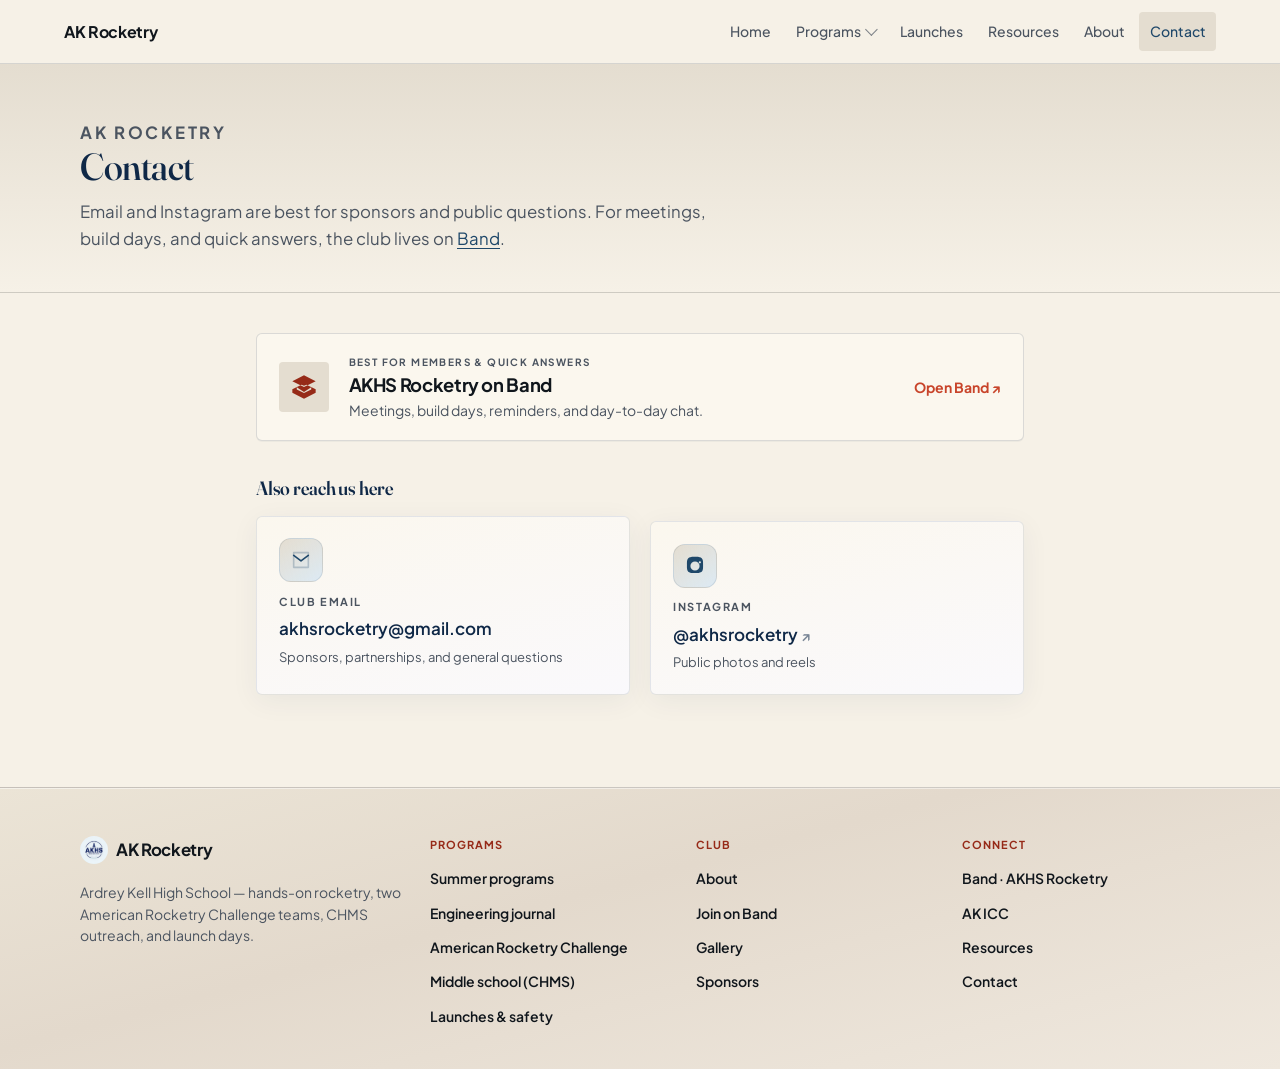
<file: contact.html>
<!DOCTYPE html>
<html lang="en">
  <head>
    <meta charset="UTF-8" />
    <meta name="viewport" content="width=device-width, initial-scale=1" />
    <meta name="theme-color" content="#2a5f8a" />
    <meta name="description" content="Contact Ardrey Kell Rocketry Club — questions and partnerships." />
    <link rel="canonical" href="https://akrocketry.vercel.app/contact.html" />
    <meta property="og:type" content="website" />
    <meta property="og:site_name" content="Ardrey Kell Rocketry Club" />
    <meta property="og:title" content="Contact — AK Rocketry" />
    <meta property="og:description" content="Contact Ardrey Kell Rocketry Club — questions and partnerships." />
    <meta property="og:url" content="https://akrocketry.vercel.app/contact.html" />
    <meta property="og:image" content="https://akrocketry.vercel.app/images/rocket-launch.png" />
    <meta property="og:locale" content="en_US" />
    <meta name="twitter:card" content="summary_large_image" />
    <meta name="twitter:title" content="Contact — AK Rocketry" />
    <meta name="twitter:description" content="Contact Ardrey Kell Rocketry Club — questions and partnerships." />
    <meta name="twitter:image" content="https://akrocketry.vercel.app/images/rocket-launch.png" />
    <title>Contact — AK Rocketry</title>
    <link rel="icon" href="images/akhs-rocketry-logo.png" type="image/png" />
    <link rel="apple-touch-icon" href="images/akhs-rocketry-logo.png" />
    <link rel="preconnect" href="https://fonts.googleapis.com" />
    <link rel="preconnect" href="https://fonts.gstatic.com" crossorigin />
    <link
      href="https://fonts.googleapis.com/css2?family=Fraunces:ital,opsz,wght@0,9..144,500;0,9..144,700;1,9..144,500&family=Plus+Jakarta+Sans:ital,wght@0,400;0,500;0,600;0,700;1,400&display=swap"
      rel="stylesheet"
    />
    <link rel="stylesheet" href="css/styles.css" />
  </head>
  <body>
    <a class="skip-link" href="#main">Skip to content</a>
    <div class="page">
      <header class="site-header">
        <div class="site-header__inner">
          <a class="logo" href="index.html">
            AK Rocketry
          </a>
          <button type="button" class="nav-toggle" aria-expanded="false" aria-controls="site-nav" data-nav-toggle>
            <span class="visually-hidden">Open menu</span>
            <span class="nav-toggle__bar" aria-hidden="true"></span>
          </button>
          <nav id="site-nav" class="nav" data-nav-menu aria-label="Primary">
            <a href="index.html">Home</a>
            <details class="nav__group" data-nav-group>
              <summary class="nav__summary">Programs<span class="nav__chev" aria-hidden="true"></span></summary>
              <div class="nav__panel">
                <a href="programs.html">Summer programs</a>
                <a href="journal.html">Engineering journal</a>
                <a href="arc.html">American Rocketry Challenge</a>
                <a href="outreach.html">Middle school (CHMS)</a>
              </div>
            </details>
            <a href="launches.html">Launches</a>
            <a href="resources.html">Resources</a>
            <a href="about.html">About</a>
            <a href="contact.html" class="is-active">Contact</a>
          </nav>
        </div>
      </header>

      <main id="main" class="contact-page">
        <header class="page-head page-head--contact">
          <div class="wrap">
            <p class="page-head__eyebrow">AK Rocketry</p>
            <h1>Contact</h1>
            <p class="page-head__lede">
              Email and Instagram are best for sponsors and public questions. For meetings, build days, and quick
              answers, the club lives on
              <a href="https://band.us/n/aca8bbN3yeG92" rel="noopener noreferrer" target="_blank">Band</a>.
            </p>
          </div>
        </header>

        <article class="prose prose--contact">
          <div class="wrap contact-page__inner">
            <a
              class="contact-band-card"
              href="https://band.us/n/aca8bbN3yeG92"
              rel="noopener noreferrer"
              target="_blank"
            >
              <span class="contact-band-card__icon" aria-hidden="true">
                <svg xmlns="http://www.w3.org/2000/svg" width="28" height="28" viewBox="0 0 24 24" fill="currentColor">
                  <path
                    d="M12 2L2 7l10 5 10-5-10-5zm0 9l2.1-1 7.9 3.9V17l-10 5-10-5v-3.1L9.9 10 12 11zm0 6.2l6.2-3.1v-1.8L12 16.2 5.8 12.3v1.8L12 17.2z"
                  />
                </svg>
              </span>
              <span class="contact-band-card__text">
                <span class="contact-band-card__eyebrow">Best for members &amp; quick answers</span>
                <span class="contact-band-card__title">AKHS Rocketry on Band</span>
                <span class="contact-band-card__desc">Meetings, build days, reminders, and day-to-day chat.</span>
              </span>
              <span class="contact-band-card__action">Open Band <span aria-hidden="true">↗</span></span>
            </a>

            <h2 class="contact-page__section-label">Also reach us here</h2>
            <ul class="contact-grid contact-grid--secondary" role="list">
              <li class="contact-tile">
                <span class="contact-tile__icon-wrap" aria-hidden="true">
                  <span class="contact-tile__icon">
                    <svg xmlns="http://www.w3.org/2000/svg" width="22" height="22" viewBox="0 0 24 24" fill="none" stroke="currentColor" stroke-width="1.75" stroke-linecap="round" stroke-linejoin="round">
                      <path d="M4 4h16v16H4z" opacity="0.25" />
                      <path d="m4 7 8 6 8-6" />
                    </svg>
                  </span>
                </span>
                <span class="contact-tile__label">Club email</span>
                <a class="contact-tile__value" href="mailto:akhsrocketry@gmail.com">akhsrocketry@gmail.com</a>
                <span class="contact-tile__hint">Sponsors, partnerships, and general questions</span>
              </li>
              <li class="contact-tile">
                <span class="contact-tile__icon-wrap" aria-hidden="true">
                  <span class="contact-tile__icon">
                    <svg xmlns="http://www.w3.org/2000/svg" width="22" height="22" viewBox="0 0 24 24" fill="currentColor">
                      <path
                        d="M12 2c2.8 0 3 0 4 .1 1 .1 1.7.3 2.3.6a4.4 4.4 0 0 1 1.8 1.8c.3.6.5 1.2.6 2.3.1.9.1 1.2.1 4s0 3-.1 4-.3 1.7-.6 2.3a4.4 4.4 0 0 1-1.8 1.8c-.6.3-1.2.5-2.3.6-.9.1-1.2.1-4 .1s-3 0-4-.1a5 5 0 0 1-2.3-.6 4.4 4.4 0 0 1-1.8-1.8c-.3-.6-.5-1.2-.6-2.3-.1-.9-.1-1.2-.1-4s0-3 .1-4 .3-1.7.6-2.3a4.4 4.4 0 0 1 1.8-1.8c.6-.3 1.2-.5 2.3-.6.9-.1 1.2-.1 4-.1M12 7a5 5 0 1 0 0 10 5 5 0 0 0 0-10m5.3-.2a1.2 1.2 0 1 0 0 2.4 1.2 1.2 0 0 0 0-2.4z"
                      />
                    </svg>
                  </span>
                </span>
                <span class="contact-tile__label">Instagram</span>
                <a
                  class="contact-tile__value"
                  href="https://www.instagram.com/akhsrocketry/"
                  rel="noopener noreferrer"
                  target="_blank"
                  >@akhsrocketry <span class="contact-tile__external" aria-hidden="true">↗</span></a
                >
                <span class="contact-tile__hint">Public photos and reels</span>
              </li>
            </ul>
          </div>
        </article>
      </main>

      <footer class="site-footer">
        <div class="site-footer__main">
          <div class="site-footer__grid wrap">
            <div class="site-footer__brand">
              <a class="footer-brand" href="index.html">
                <span class="logo__mark" aria-hidden="true">
                  <img
                    class="logo__mark-img"
                    src="images/akhs-rocketry-logo.png"
                    alt=""
                    width="500"
                    height="500"
                    decoding="async"
                  />
                </span>
                AK Rocketry
              </a>
              <p>
                Ardrey Kell High School — hands-on rocketry, two American Rocketry Challenge teams, CHMS outreach, and
                launch days.
              </p>
            </div>
            <div class="site-footer__col">
              <h3 class="site-footer__heading">Programs</h3>
              <ul class="site-footer__links">
                <li><a href="programs.html">Summer programs</a></li>
                <li><a href="journal.html">Engineering journal</a></li>
                <li><a href="arc.html">American Rocketry Challenge</a></li>
                <li><a href="outreach.html">Middle school (CHMS)</a></li>
                <li><a href="launches.html">Launches &amp; safety</a></li>
              </ul>
            </div>
            <div class="site-footer__col">
              <h3 class="site-footer__heading">Club</h3>
              <ul class="site-footer__links">
                <li><a href="about.html">About</a></li>
                <li><a href="index.html#join">Join on Band</a></li>
                <li><a href="gallery.html">Gallery</a></li>
                <li><a href="sponsors.html">Sponsors</a></li>
              </ul>
            </div>
            <div class="site-footer__col">
              <h3 class="site-footer__heading">Connect</h3>
              <ul class="site-footer__links">
                <li>
                  <a href="https://band.us/n/aca8bbN3yeG92" rel="noopener noreferrer" target="_blank"
                    >Band · AKHS Rocketry</a
                  >
                </li>
                <li>
                  <a href="https://akhsicc.github.io/" rel="noopener noreferrer" target="_blank">AK ICC</a>
                </li>
                <li><a href="resources.html">Resources</a></li>
                <li><a href="contact.html">Contact</a></li>
              </ul>
            </div>
          </div>
        </div>

      </footer>
    </div>
    <script src="js/main.js" defer></script>
  </body>
</html>
</file>
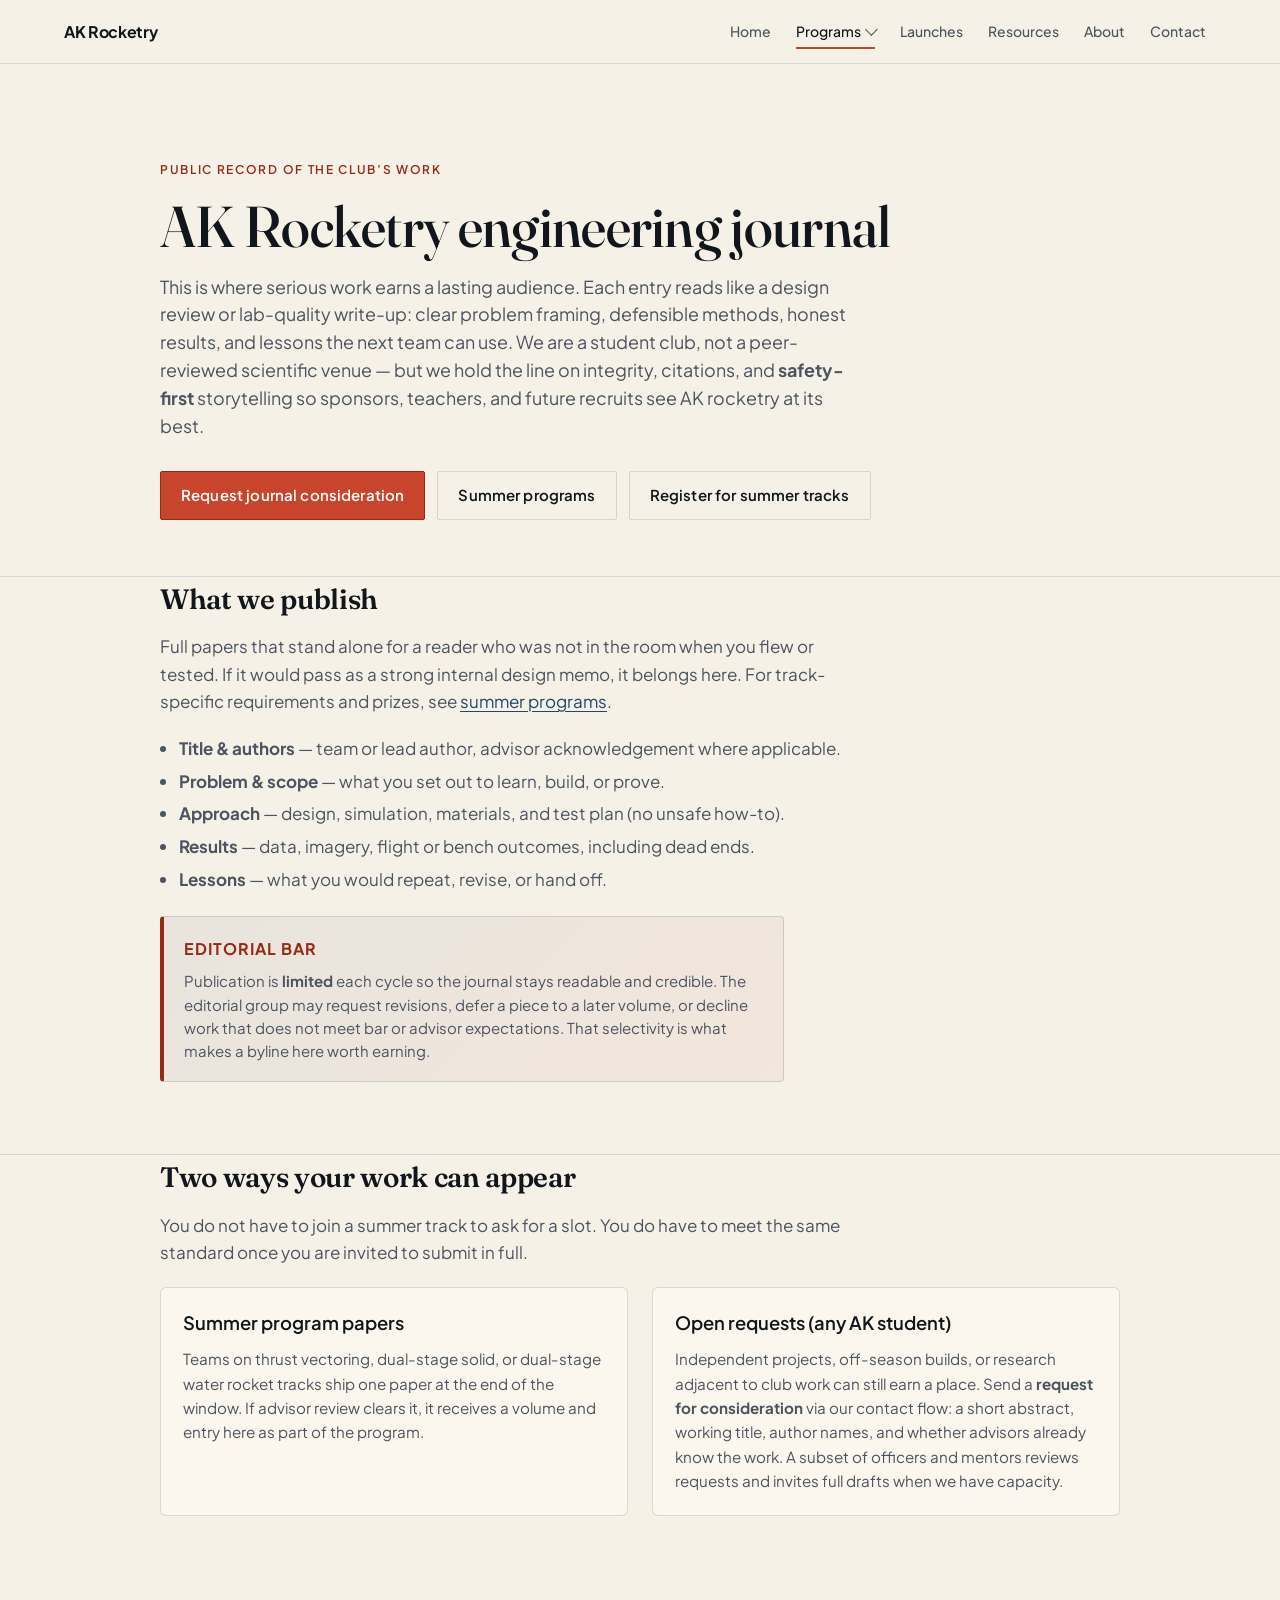
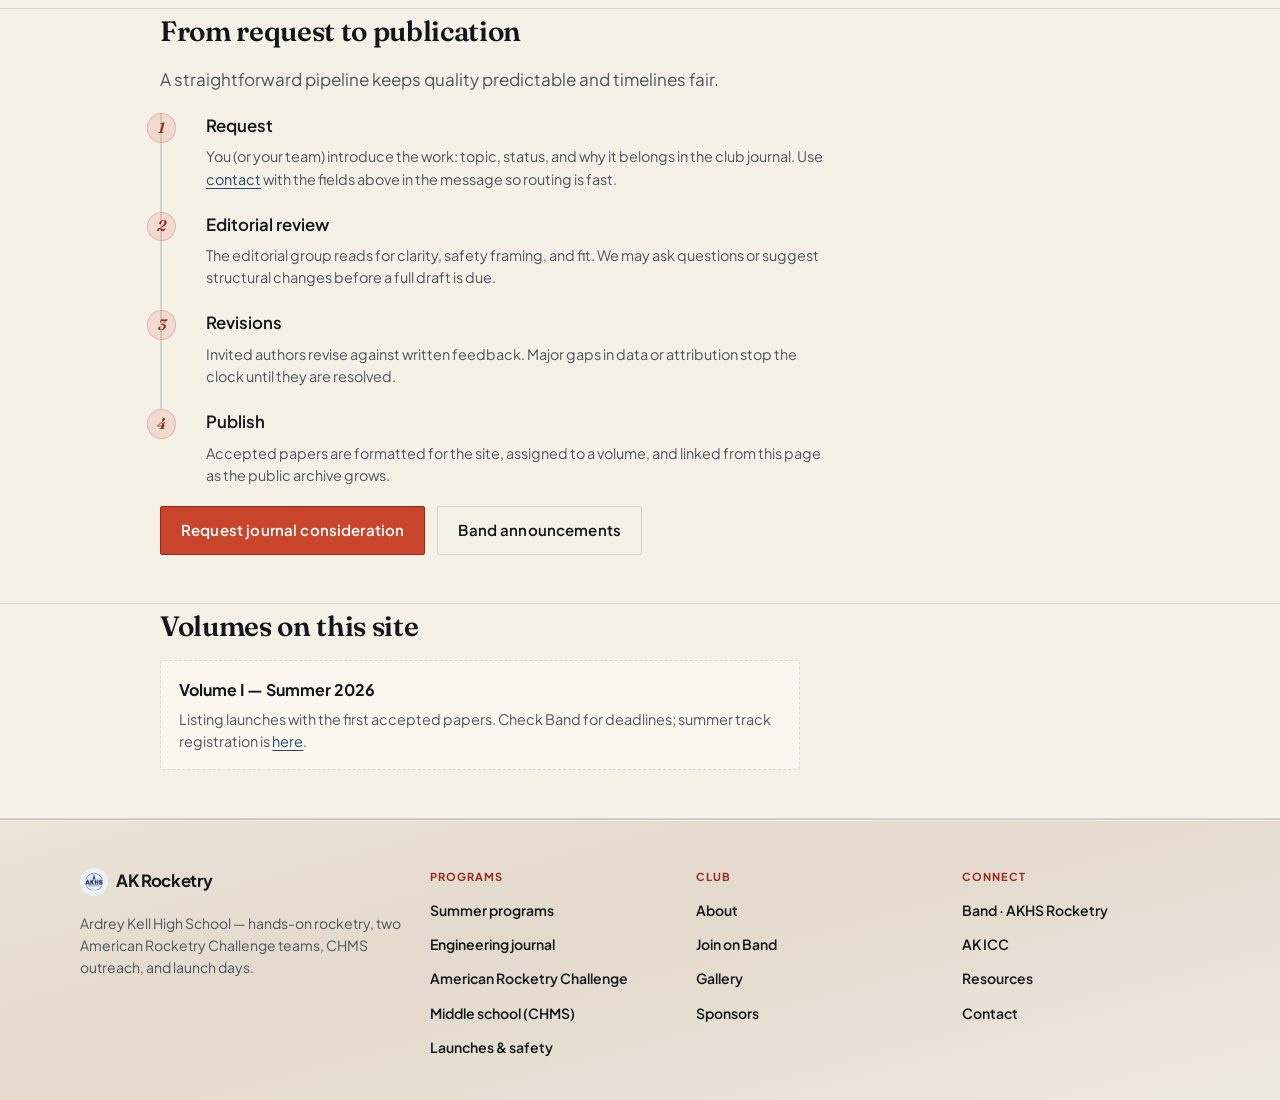
<file: journal.html>
<!DOCTYPE html>
<html lang="en">
  <head>
    <meta charset="UTF-8" />
    <meta name="viewport" content="width=device-width, initial-scale=1" />
    <meta name="theme-color" content="#0f2847" />
    <meta
      name="description"
      content="AK Rocketry engineering journal — selective club archive of design reviews and flight papers. Summer teams and independent AK authors; editorial review before publication."
    />
    <link rel="canonical" href="https://akrocketry.vercel.app/journal.html" />
    <meta property="og:type" content="website" />
    <meta property="og:site_name" content="Ardrey Kell Rocketry Club" />
    <meta property="og:title" content="Engineering journal — AK Rocketry" />
    <meta
      property="og:description"
      content="The club’s public technical record: rigor, safety, and work worth showing sponsors, teachers, and next year’s recruits."
    />
    <meta property="og:url" content="https://akrocketry.vercel.app/journal.html" />
    <meta property="og:image" content="https://akrocketry.vercel.app/images/rocket-launch.png" />
    <meta property="og:locale" content="en_US" />
    <meta name="twitter:card" content="summary_large_image" />
    <meta name="twitter:title" content="Engineering journal — AK Rocketry" />
    <meta
      name="twitter:description"
      content="Selective club journal for rocketry papers at Ardrey Kell — summer track and open submissions."
    />
    <meta name="twitter:image" content="https://akrocketry.vercel.app/images/rocket-launch.png" />
    <title>Engineering journal — AK Rocketry</title>
    <link rel="icon" href="images/akhs-rocketry-logo.png" type="image/png" />
    <link rel="apple-touch-icon" href="images/akhs-rocketry-logo.png" />
    <link rel="preconnect" href="https://fonts.googleapis.com" />
    <link rel="preconnect" href="https://fonts.gstatic.com" crossorigin />
    <link
      href="https://fonts.googleapis.com/css2?family=Fraunces:ital,opsz,wght@0,9..144,500;0,9..144,700;1,9..144,500&family=Plus+Jakarta+Sans:ital,wght@0,400;0,500;0,600;0,700;1,400&display=swap"
      rel="stylesheet"
    />
    <link rel="stylesheet" href="css/styles.css" />
  </head>
  <body>
    <a class="skip-link" href="#main">Skip to content</a>
    <div class="page">
      <header class="site-header">
        <div class="site-header__inner">
          <a class="logo" href="index.html">
            AK Rocketry
          </a>
          <button type="button" class="nav-toggle" aria-expanded="false" aria-controls="site-nav" data-nav-toggle>
            <span class="visually-hidden">Open menu</span>
            <span class="nav-toggle__bar" aria-hidden="true"></span>
          </button>
          <nav id="site-nav" class="nav" data-nav-menu aria-label="Primary">
            <a href="index.html">Home</a>
            <details class="nav__group is-active" data-nav-group>
              <summary class="nav__summary">Programs<span class="nav__chev" aria-hidden="true"></span></summary>
              <div class="nav__panel">
                <a href="programs.html">Summer programs</a>
                <a href="journal.html" class="is-active">Engineering journal</a>
                <a href="arc.html">American Rocketry Challenge</a>
                <a href="outreach.html">Middle school (CHMS)</a>
              </div>
            </details>
            <a href="launches.html">Launches</a>
            <a href="resources.html">Resources</a>
            <a href="about.html">About</a>
            <a href="contact.html">Contact</a>
          </nav>
        </div>
      </header>

      <main id="main">
        <header class="programs-head">
          <div class="wrap">
            <p class="eyebrow">Public record of the club&rsquo;s work</p>
            <h1 class="programs-head__title">AK Rocketry engineering journal</h1>
            <p class="programs-head__lede">
              This is where serious work earns a lasting audience. Each entry reads like a design review or lab-quality
              write-up: clear problem framing, defensible methods, honest results, and lessons the next team can use. We
              are a student club, not a peer-reviewed scientific venue &mdash; but we hold the line on integrity, citations,
              and <strong>safety-first</strong> storytelling so sponsors, teachers, and future recruits see AK rocketry at
              its best.
            </p>
            <div class="journal-cta-row">
              <a class="btn btn--primary" href="contact.html">Request journal consideration</a>
              <a class="btn btn--subtle" href="programs.html">Summer programs</a>
              <a
                class="btn btn--subtle"
                href="https://forms.gle/gw1iRNM9sgwwykNJ9"
                rel="noopener noreferrer"
                target="_blank"
                >Register for summer tracks</a
              >
            </div>
          </div>
        </header>

        <section class="programs-paper" aria-labelledby="journal-what-title">
          <div class="wrap">
            <h2 id="journal-what-title">What we publish</h2>
            <p class="programs-paper__lede">
              Full papers that stand alone for a reader who was not in the room when you flew or tested. If it would pass
              as a strong internal design memo, it belongs here. For track-specific requirements and prizes, see
              <a href="programs.html">summer programs</a>.
            </p>
            <ul class="programs-paper__list">
              <li><strong>Title &amp; authors</strong> &mdash; team or lead author, advisor acknowledgement where applicable.</li>
              <li><strong>Problem &amp; scope</strong> &mdash; what you set out to learn, build, or prove.</li>
              <li><strong>Approach</strong> &mdash; design, simulation, materials, and test plan (no unsafe how-to).</li>
              <li><strong>Results</strong> &mdash; data, imagery, flight or bench outcomes, including dead ends.</li>
              <li><strong>Lessons</strong> &mdash; what you would repeat, revise, or hand off.</li>
            </ul>
            <aside class="journal-standards" aria-labelledby="journal-standards-title">
              <h3 id="journal-standards-title">Editorial bar</h3>
              <p>
                Publication is <strong>limited</strong> each cycle so the journal stays readable and credible. The editorial
                group may request revisions, defer a piece to a later volume, or decline work that does not meet bar or
                advisor expectations. That selectivity is what makes a byline here worth earning.
              </p>
            </aside>
          </div>
        </section>

        <section class="programs-paper" aria-labelledby="journal-paths-title">
          <div class="wrap">
            <h2 id="journal-paths-title">Two ways your work can appear</h2>
            <p class="programs-paper__lede">
              You do not have to join a summer track to ask for a slot. You do have to meet the same standard once you are
              invited to submit in full.
            </p>
            <ul class="journal-paths">
              <li>
                <h3>Summer program papers</h3>
                <p>
                  Teams on thrust vectoring, dual-stage solid, or dual-stage water rocket tracks ship one paper at the end
                  of the window. If advisor review clears it, it receives a volume and entry here as part of the program.
                </p>
              </li>
              <li>
                <h3>Open requests (any AK student)</h3>
                <p>
                  Independent projects, off-season builds, or research adjacent to club work can still earn a place. Send a
                  <strong>request for consideration</strong> via our contact flow: a short abstract, working title, author
                  names, and whether advisors already know the work. A subset of officers and mentors reviews requests and
                  invites full drafts when we have capacity.
                </p>
              </li>
            </ul>
          </div>
        </section>

        <section class="programs-paper" aria-labelledby="journal-process-title">
          <div class="wrap">
            <h2 id="journal-process-title">From request to publication</h2>
            <p class="programs-paper__lede">
              A straightforward pipeline keeps quality predictable and timelines fair.
            </p>
            <ul class="journal-process">
              <li>
                <h3>Request</h3>
                <p>
                  You (or your team) introduce the work: topic, status, and why it belongs in the club journal. Use
                  <a href="contact.html">contact</a> with the fields above in the message so routing is fast.
                </p>
              </li>
              <li>
                <h3>Editorial review</h3>
                <p>
                  The editorial group reads for clarity, safety framing, and fit. We may ask questions or suggest structural
                  changes before a full draft is due.
                </p>
              </li>
              <li>
                <h3>Revisions</h3>
                <p>
                  Invited authors revise against written feedback. Major gaps in data or attribution stop the clock until
                  they are resolved.
                </p>
              </li>
              <li>
                <h3>Publish</h3>
                <p>
                  Accepted papers are formatted for the site, assigned to a volume, and linked from this page as the public
                  archive grows.
                </p>
              </li>
            </ul>
            <div class="journal-cta-row">
              <a class="btn btn--primary" href="contact.html">Request journal consideration</a>
              <a class="btn btn--subtle" href="https://band.us/n/aca8bbN3yeG92" rel="noopener noreferrer" target="_blank"
                >Band announcements</a
              >
            </div>
          </div>
        </section>

        <section class="programs-paper" aria-labelledby="journal-volumes-title">
          <div class="wrap">
            <h2 id="journal-volumes-title">Volumes on this site</h2>
            <div class="journal-volumes">
              <h3>Volume I &mdash; Summer 2026</h3>
              <p>
                Listing launches with the first accepted papers. Check Band for deadlines; summer track registration is
                <a href="https://forms.gle/gw1iRNM9sgwwykNJ9" rel="noopener noreferrer" target="_blank">here</a>.
              </p>
            </div>
          </div>
        </section>
      </main>

      <footer class="site-footer">
        <div class="site-footer__main">
          <div class="site-footer__grid wrap">
            <div class="site-footer__brand">
              <a class="footer-brand" href="index.html">
                <span class="logo__mark" aria-hidden="true">
                  <img
                    class="logo__mark-img"
                    src="images/akhs-rocketry-logo.png"
                    alt=""
                    width="500"
                    height="500"
                    decoding="async"
                  />
                </span>
                AK Rocketry
              </a>
              <p>
                Ardrey Kell High School &mdash; hands-on rocketry, two American Rocketry Challenge teams, CHMS outreach,
                and launch days.
              </p>
            </div>
            <div class="site-footer__col">
              <h3 class="site-footer__heading">Programs</h3>
              <ul class="site-footer__links">
                <li><a href="programs.html">Summer programs</a></li>
                <li><a href="journal.html">Engineering journal</a></li>
                <li><a href="arc.html">American Rocketry Challenge</a></li>
                <li><a href="outreach.html">Middle school (CHMS)</a></li>
                <li><a href="launches.html">Launches &amp; safety</a></li>
              </ul>
            </div>
            <div class="site-footer__col">
              <h3 class="site-footer__heading">Club</h3>
              <ul class="site-footer__links">
                <li><a href="about.html">About</a></li>
                <li><a href="index.html#join">Join on Band</a></li>
                <li><a href="gallery.html">Gallery</a></li>
                <li><a href="sponsors.html">Sponsors</a></li>
              </ul>
            </div>
            <div class="site-footer__col">
              <h3 class="site-footer__heading">Connect</h3>
              <ul class="site-footer__links">
                <li>
                  <a href="https://band.us/n/aca8bbN3yeG92" rel="noopener noreferrer" target="_blank"
                    >Band &middot; AKHS Rocketry</a
                  >
                </li>
                <li>
                  <a href="https://akhsicc.github.io/" rel="noopener noreferrer" target="_blank">AK ICC</a>
                </li>
                <li><a href="resources.html">Resources</a></li>
                <li><a href="contact.html">Contact</a></li>
              </ul>
            </div>
          </div>
        </div>
      </footer>
    </div>
    <script src="js/main.js" defer></script>
  </body>
</html>
</file>
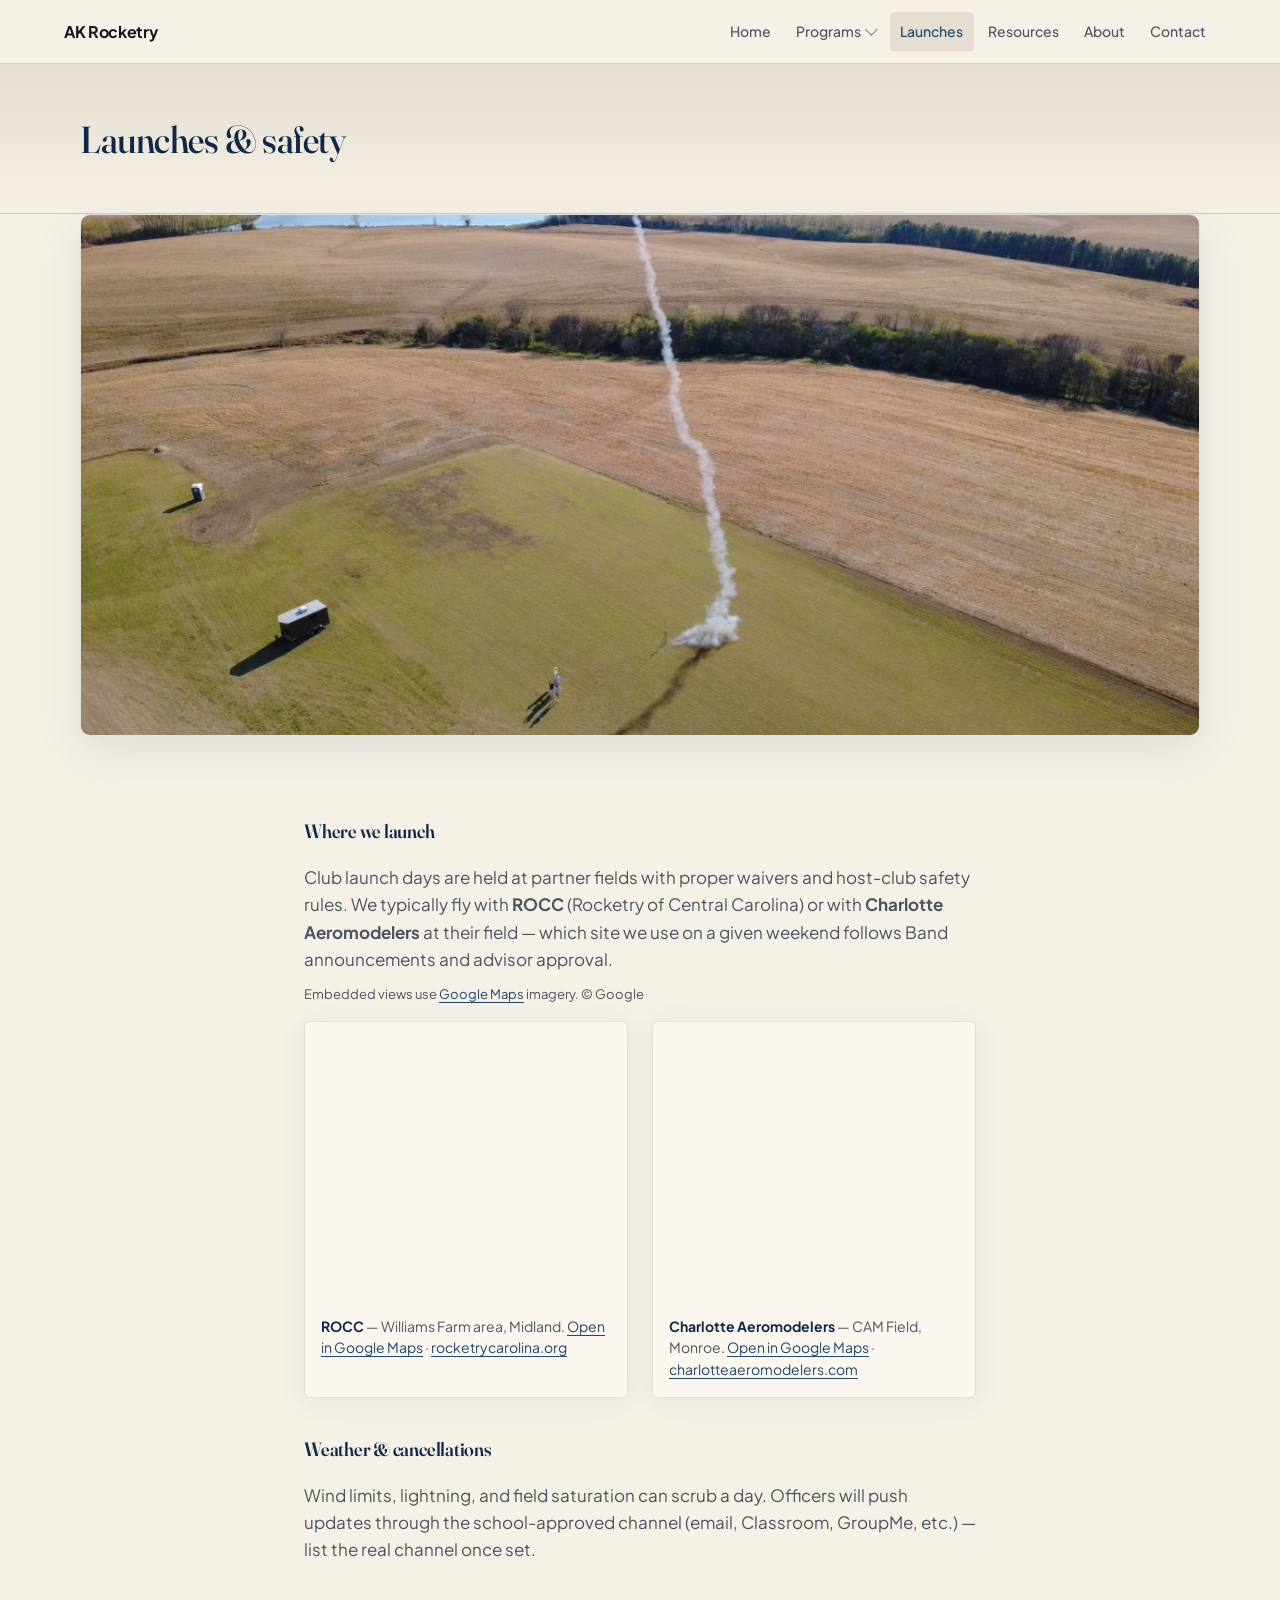
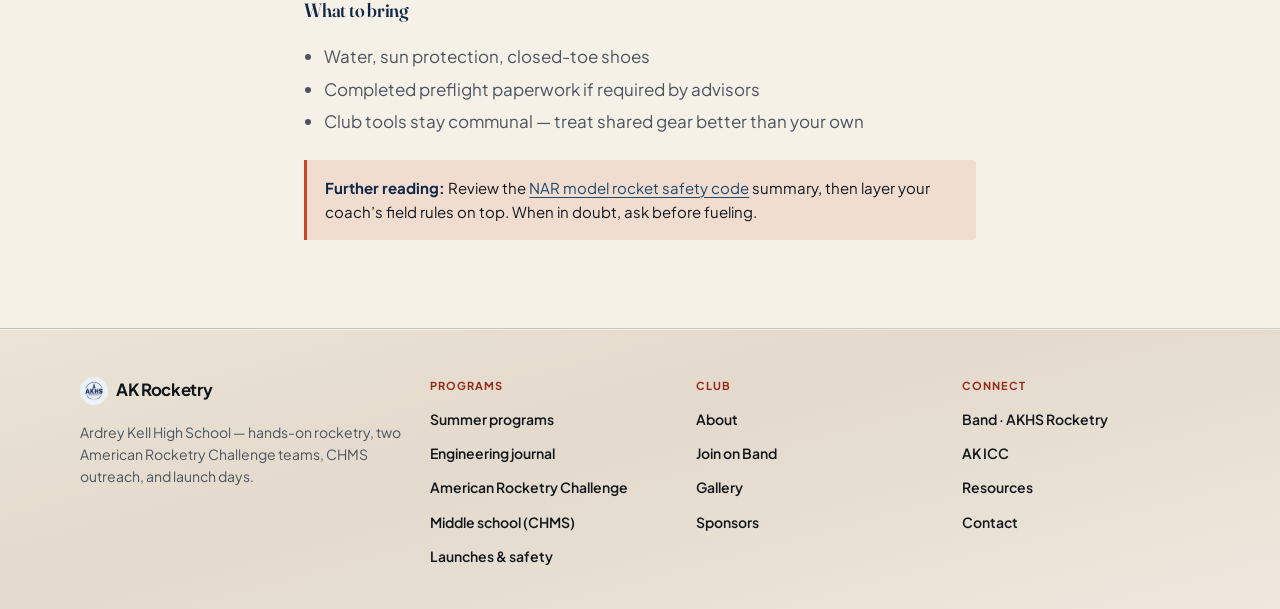
<file: launches.html>
<!DOCTYPE html>
<html lang="en">
  <head>
    <meta charset="UTF-8" />
    <meta name="viewport" content="width=device-width, initial-scale=1" />
    <meta name="theme-color" content="#2a5f8a" />
    <meta name="description" content="AK Rocketry launch days — safety, field etiquette, and weather policy." />
    <link rel="canonical" href="https://akrocketry.vercel.app/launches.html" />
    <meta property="og:type" content="website" />
    <meta property="og:site_name" content="Ardrey Kell Rocketry Club" />
    <meta property="og:title" content="Launches &amp; Safety — AK Rocketry" />
    <meta property="og:description" content="AK Rocketry launch days — safety, field etiquette, and weather policy." />
    <meta property="og:url" content="https://akrocketry.vercel.app/launches.html" />
    <meta property="og:image" content="https://akrocketry.vercel.app/images/launch-field-aerial.jpg" />
    <meta property="og:locale" content="en_US" />
    <meta name="twitter:card" content="summary_large_image" />
    <meta name="twitter:title" content="Launches &amp; Safety — AK Rocketry" />
    <meta name="twitter:description" content="AK Rocketry launch days — safety, field etiquette, and weather policy." />
    <meta name="twitter:image" content="https://akrocketry.vercel.app/images/launch-field-aerial.jpg" />
    <title>Launches &amp; Safety — AK Rocketry</title>
    <link rel="icon" href="images/akhs-rocketry-logo.png" type="image/png" />
    <link rel="apple-touch-icon" href="images/akhs-rocketry-logo.png" />
    <link rel="preconnect" href="https://fonts.googleapis.com" />
    <link rel="preconnect" href="https://fonts.gstatic.com" crossorigin />
    <link
      href="https://fonts.googleapis.com/css2?family=Fraunces:ital,opsz,wght@0,9..144,500;0,9..144,700;1,9..144,500&family=Plus+Jakarta+Sans:ital,wght@0,400;0,500;0,600;0,700;1,400&display=swap"
      rel="stylesheet"
    />
    <link rel="stylesheet" href="css/styles.css" />
  </head>
  <body>
    <a class="skip-link" href="#main">Skip to content</a>
    <div class="page">
      <header class="site-header">
        <div class="site-header__inner">
          <a class="logo" href="index.html">
            AK Rocketry
          </a>
          <button type="button" class="nav-toggle" aria-expanded="false" aria-controls="site-nav" data-nav-toggle>
            <span class="visually-hidden">Open menu</span>
            <span class="nav-toggle__bar" aria-hidden="true"></span>
          </button>
          <nav id="site-nav" class="nav" data-nav-menu aria-label="Primary">
            <a href="index.html">Home</a>
            <details class="nav__group" data-nav-group>
              <summary class="nav__summary">Programs<span class="nav__chev" aria-hidden="true"></span></summary>
              <div class="nav__panel">
                <a href="programs.html">Summer programs</a>
                <a href="journal.html">Engineering journal</a>
                <a href="arc.html">American Rocketry Challenge</a>
                <a href="outreach.html">Middle school (CHMS)</a>
              </div>
            </details>
            <a href="launches.html" class="is-active">Launches</a>
            <a href="resources.html">Resources</a>
            <a href="about.html">About</a>
            <a href="contact.html">Contact</a>
          </nav>
        </div>
      </header>

      <main id="main">
        <header class="page-head">
          <div class="wrap">
            <h1>Launches &amp; safety</h1>
          </div>
        </header>

        <div class="launches-hero wrap">
          <figure class="launches-hero__figure">
            <img
              src="images/launch-field-aerial.jpg"
              alt="Aerial view of a model rocket launch: white smoke trail above an open field, with vehicles and range setup visible."
              width="1206"
              height="650"
              loading="eager"
              decoding="async"
            />
          </figure>
        </div>

        <article class="prose">
          <div class="wrap wrap--narrow">
            <h2>Where we launch</h2>
            <p>
              Club launch days are held at partner fields with proper waivers and host-club safety rules. We typically
              fly with <strong>ROCC</strong> (Rocketry of Central Carolina) or with
              <strong>Charlotte Aeromodelers</strong> at their field — which site we use on a given weekend follows Band
              announcements and advisor approval.
            </p>
            <p class="prose__note">
              Embedded views use
              <a href="https://www.google.com/maps" rel="noopener noreferrer" target="_blank">Google Maps</a> imagery.
              © Google
            </p>
            <div class="launch-site-maps" role="group" aria-label="Launch fields on Google Maps">
              <figure class="launch-site-map">
                <iframe
                  title="Google Maps — ROCC Williams Farm launch area near Midland, NC"
                  src="https://maps.google.com/maps?q=16620+Hopewell+Church+Rd+Midland+NC&amp;z=15&amp;output=embed"
                  loading="lazy"
                  referrerpolicy="no-referrer-when-downgrade"
                ></iframe>
                <figcaption>
                  <strong>ROCC</strong> — Williams Farm area, Midland.
                  <a
                    href="https://www.google.com/maps/search/?api=1&amp;query=16620+Hopewell+Church+Road+Midland+NC"
                    rel="noopener noreferrer"
                    target="_blank"
                    >Open in Google Maps</a
                  >
                  ·
                  <a href="https://www.rocketrycarolina.org/" rel="noopener noreferrer" target="_blank">rocketrycarolina.org</a>
                </figcaption>
              </figure>
              <figure class="launch-site-map">
                <iframe
                  title="Google Maps — Charlotte Aeromodelers field, Monroe, NC"
                  src="https://maps.google.com/maps?q=9509+Morgan+Mill+Rd+Monroe+NC&amp;z=15&amp;output=embed"
                  loading="lazy"
                  referrerpolicy="no-referrer-when-downgrade"
                ></iframe>
                <figcaption>
                  <strong>Charlotte Aeromodelers</strong> — CAM Field, Monroe.
                  <a
                    href="https://www.google.com/maps/search/?api=1&amp;query=9509+Morgan+Mill+Road+Monroe+NC"
                    rel="noopener noreferrer"
                    target="_blank"
                    >Open in Google Maps</a
                  >
                  ·
                  <a href="https://www.charlotteaeromodelers.com/" rel="noopener noreferrer" target="_blank"
                    >charlotteaeromodelers.com</a
                  >
                </figcaption>
              </figure>
            </div>

            <h2>Weather &amp; cancellations</h2>
            <p>
              Wind limits, lightning, and field saturation can scrub a day. Officers will push updates through the
              school-approved channel (email, Classroom, GroupMe, etc.) — list the real channel once set.
            </p>

            <h2>What to bring</h2>
            <ul>
              <li>Water, sun protection, closed-toe shoes</li>
              <li>Completed preflight paperwork if required by advisors</li>
              <li>Club tools stay communal — treat shared gear better than your own</li>
            </ul>

            <div class="callout">
              <strong>Further reading:</strong> Review the
              <a href="https://www.nar.org/safety-information/" rel="noopener noreferrer" target="_blank"
                >NAR model rocket safety code</a
              >
              summary, then layer your coach’s field rules on top. When in doubt, ask before fueling.
            </div>
          </div>
        </article>
      </main>

      <footer class="site-footer">
        <div class="site-footer__main">
          <div class="site-footer__grid wrap">
            <div class="site-footer__brand">
              <a class="footer-brand" href="index.html">
                <span class="logo__mark" aria-hidden="true">
                  <img
                    class="logo__mark-img"
                    src="images/akhs-rocketry-logo.png"
                    alt=""
                    width="500"
                    height="500"
                    decoding="async"
                  />
                </span>
                AK Rocketry
              </a>
              <p>
                Ardrey Kell High School — hands-on rocketry, two American Rocketry Challenge teams, CHMS outreach, and
                launch days.
              </p>
            </div>
            <div class="site-footer__col">
              <h3 class="site-footer__heading">Programs</h3>
              <ul class="site-footer__links">
                <li><a href="programs.html">Summer programs</a></li>
                <li><a href="journal.html">Engineering journal</a></li>
                <li><a href="arc.html">American Rocketry Challenge</a></li>
                <li><a href="outreach.html">Middle school (CHMS)</a></li>
                <li><a href="launches.html">Launches &amp; safety</a></li>
              </ul>
            </div>
            <div class="site-footer__col">
              <h3 class="site-footer__heading">Club</h3>
              <ul class="site-footer__links">
                <li><a href="about.html">About</a></li>
                <li><a href="index.html#join">Join on Band</a></li>
                <li><a href="gallery.html">Gallery</a></li>
                <li><a href="sponsors.html">Sponsors</a></li>
              </ul>
            </div>
            <div class="site-footer__col">
              <h3 class="site-footer__heading">Connect</h3>
              <ul class="site-footer__links">
                <li>
                  <a href="https://band.us/n/aca8bbN3yeG92" rel="noopener noreferrer" target="_blank"
                    >Band · AKHS Rocketry</a
                  >
                </li>
                <li>
                  <a href="https://akhsicc.github.io/" rel="noopener noreferrer" target="_blank">AK ICC</a>
                </li>
                <li><a href="resources.html">Resources</a></li>
                <li><a href="contact.html">Contact</a></li>
              </ul>
            </div>
          </div>
        </div>

      </footer>
    </div>
    <script src="js/main.js" defer></script>
  </body>
</html>
</file>
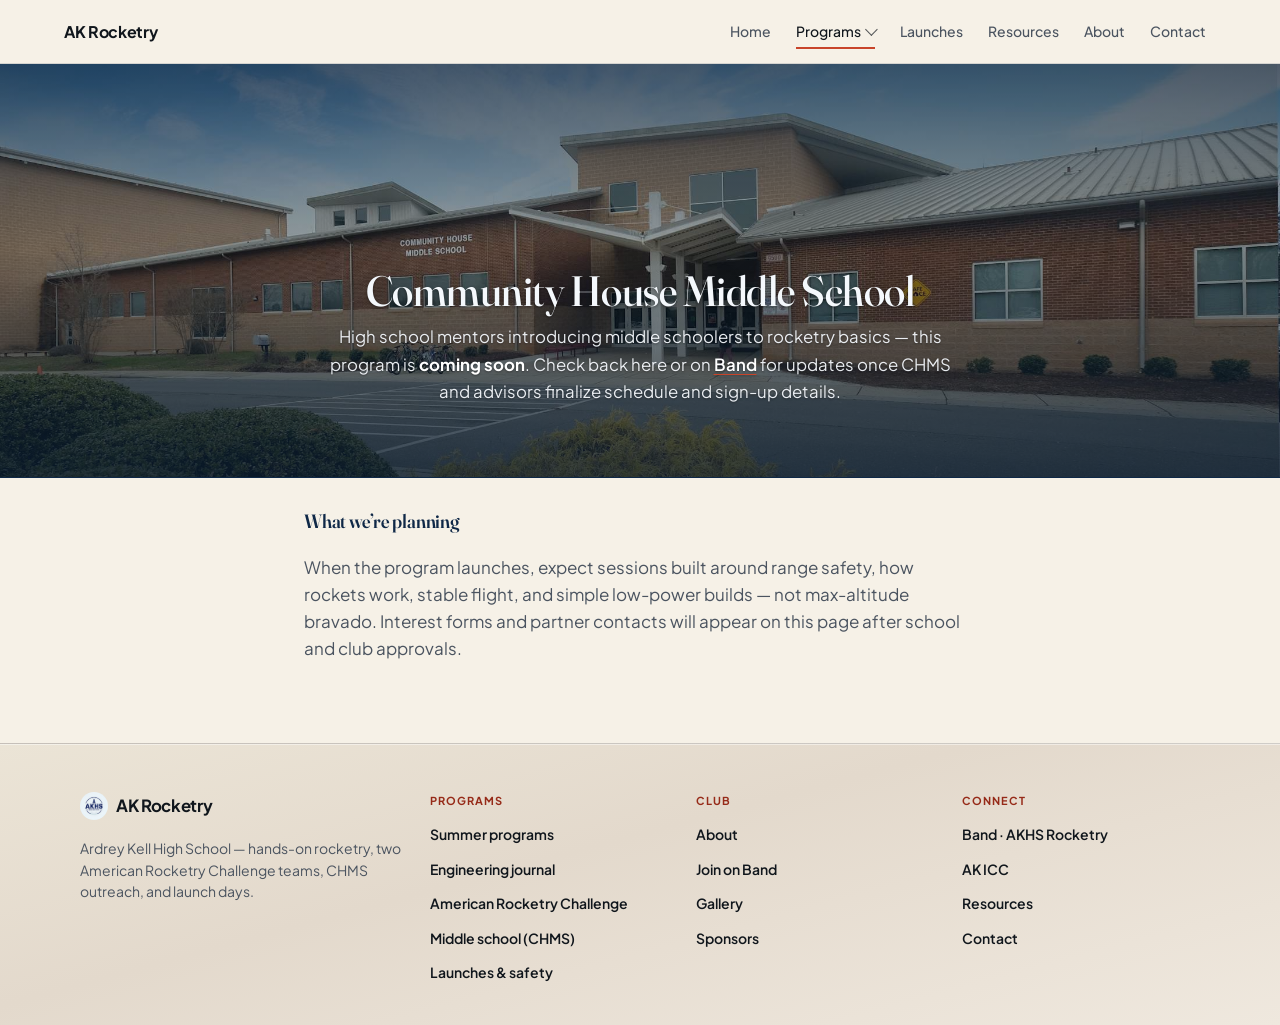
<file: outreach.html>
<!DOCTYPE html>
<html lang="en">
  <head>
    <meta charset="UTF-8" />
    <meta name="viewport" content="width=device-width, initial-scale=1" />
    <meta name="theme-color" content="#2a5f8a" />
    <meta
      name="description"
      content="Community House Middle School rocketry program with Ardrey Kell High School mentors — basics and safety-first flying. Coming soon (CMS Charlotte–Mecklenburg)."
    />
    <link rel="canonical" href="https://akrocketry.vercel.app/outreach.html" />
    <meta property="og:type" content="website" />
    <meta property="og:site_name" content="Ardrey Kell Rocketry Club" />
    <meta property="og:title" content="CHMS program — AK Rocketry" />
    <meta
      property="og:description"
      content="High school mentors introduce Community House Middle School students to rocketry basics — program coming soon."
    />
    <meta property="og:url" content="https://akrocketry.vercel.app/outreach.html" />
    <meta property="og:image" content="https://akrocketry.vercel.app/images/chms-school.jpg" />
    <meta property="og:locale" content="en_US" />
    <meta name="twitter:card" content="summary_large_image" />
    <meta name="twitter:title" content="CHMS program — AK Rocketry" />
    <meta
      name="twitter:description"
      content="High school mentors introduce CHMS students to rocketry basics — program coming soon."
    />
    <meta name="twitter:image" content="https://akrocketry.vercel.app/images/chms-school.jpg" />
    <title>CHMS program — AK Rocketry</title>
    <link rel="icon" href="images/akhs-rocketry-logo.png" type="image/png" />
    <link rel="apple-touch-icon" href="images/akhs-rocketry-logo.png" />
    <link rel="preconnect" href="https://fonts.googleapis.com" />
    <link rel="preconnect" href="https://fonts.gstatic.com" crossorigin />
    <link
      href="https://fonts.googleapis.com/css2?family=Fraunces:ital,opsz,wght@0,9..144,500;0,9..144,700;1,9..144,500&family=Plus+Jakarta+Sans:ital,wght@0,400;0,500;0,600;0,700;1,400&display=swap"
      rel="stylesheet"
    />
    <link rel="stylesheet" href="css/styles.css" />
  </head>
  <body>
    <a class="skip-link" href="#main">Skip to content</a>
    <div class="page">
      <header class="site-header">
        <div class="site-header__inner">
          <a class="logo" href="index.html">
            AK Rocketry
          </a>
          <button type="button" class="nav-toggle" aria-expanded="false" aria-controls="site-nav" data-nav-toggle>
            <span class="visually-hidden">Open menu</span>
            <span class="nav-toggle__bar" aria-hidden="true"></span>
          </button>
          <nav id="site-nav" class="nav" data-nav-menu aria-label="Primary">
            <a href="index.html">Home</a>
            <details class="nav__group is-active" data-nav-group>
              <summary class="nav__summary">Programs<span class="nav__chev" aria-hidden="true"></span></summary>
              <div class="nav__panel">
                <a href="programs.html">Summer programs</a>
                <a href="journal.html">Engineering journal</a>
                <a href="arc.html">American Rocketry Challenge</a>
                <a href="outreach.html" class="is-active">Middle school (CHMS)</a>
              </div>
            </details>
            <a href="launches.html">Launches</a>
            <a href="resources.html">Resources</a>
            <a href="about.html">About</a>
            <a href="contact.html">Contact</a>
          </nav>
        </div>
      </header>

      <main id="main">
        <header class="page-head page-head--hero-photo">
          <div class="page-head__backdrop" aria-hidden="true">
            <img
              class="page-head__backdrop-img page-head__backdrop-img--chms"
              src="images/chms-school.jpg"
              alt="Community House Middle School building"
              width="2200"
              height="1467"
              decoding="async"
              fetchpriority="high"
            />
          </div>
          <div class="page-head__overlay" aria-hidden="true"></div>
          <div class="wrap page-head__hero-inner">
            <h1>Community House Middle School</h1>
            <p class="page-head__lede">
              High school mentors introducing middle schoolers to rocketry basics — this program is
              <strong>coming soon</strong>. Check back here or on
              <a href="https://band.us/n/aca8bbN3yeG92" rel="noopener noreferrer" target="_blank">Band</a>
              for updates once CHMS and advisors finalize schedule and sign-up details.
            </p>
          </div>
        </header>

        <article class="prose prose--compact-top" aria-labelledby="chms-soon-title">
          <div class="wrap wrap--narrow">
            <h2 id="chms-soon-title">What we&rsquo;re planning</h2>
            <p>
              When the program launches, expect sessions built around range safety, how rockets work, stable flight, and
              simple low-power builds — not max-altitude bravado. Interest forms and partner contacts will appear on this
              page after school and club approvals.
            </p>
          </div>
        </article>
      </main>

      <footer class="site-footer">
        <div class="site-footer__main">
          <div class="site-footer__grid wrap">
            <div class="site-footer__brand">
              <a class="footer-brand" href="index.html">
                <span class="logo__mark" aria-hidden="true">
                  <img
                    class="logo__mark-img"
                    src="images/akhs-rocketry-logo.png"
                    alt=""
                    width="500"
                    height="500"
                    decoding="async"
                  />
                </span>
                AK Rocketry
              </a>
              <p>
                Ardrey Kell High School — hands-on rocketry, two American Rocketry Challenge teams, CHMS outreach, and
                launch days.
              </p>
            </div>
            <div class="site-footer__col">
              <h3 class="site-footer__heading">Programs</h3>
              <ul class="site-footer__links">
                <li><a href="programs.html">Summer programs</a></li>
                <li><a href="journal.html">Engineering journal</a></li>
                <li><a href="arc.html">American Rocketry Challenge</a></li>
                <li><a href="outreach.html">Middle school (CHMS)</a></li>
                <li><a href="launches.html">Launches &amp; safety</a></li>
              </ul>
            </div>
            <div class="site-footer__col">
              <h3 class="site-footer__heading">Club</h3>
              <ul class="site-footer__links">
                <li><a href="about.html">About</a></li>
                <li><a href="index.html#join">Join on Band</a></li>
                <li><a href="gallery.html">Gallery</a></li>
                <li><a href="sponsors.html">Sponsors</a></li>
              </ul>
            </div>
            <div class="site-footer__col">
              <h3 class="site-footer__heading">Connect</h3>
              <ul class="site-footer__links">
                <li>
                  <a href="https://band.us/n/aca8bbN3yeG92" rel="noopener noreferrer" target="_blank"
                    >Band · AKHS Rocketry</a
                  >
                </li>
                <li>
                  <a href="https://akhsicc.github.io/" rel="noopener noreferrer" target="_blank">AK ICC</a>
                </li>
                <li><a href="resources.html">Resources</a></li>
                <li><a href="contact.html">Contact</a></li>
              </ul>
            </div>
          </div>
        </div>

      </footer>
    </div>
    <script src="js/main.js" defer></script>
  </body>
</html>
</file>
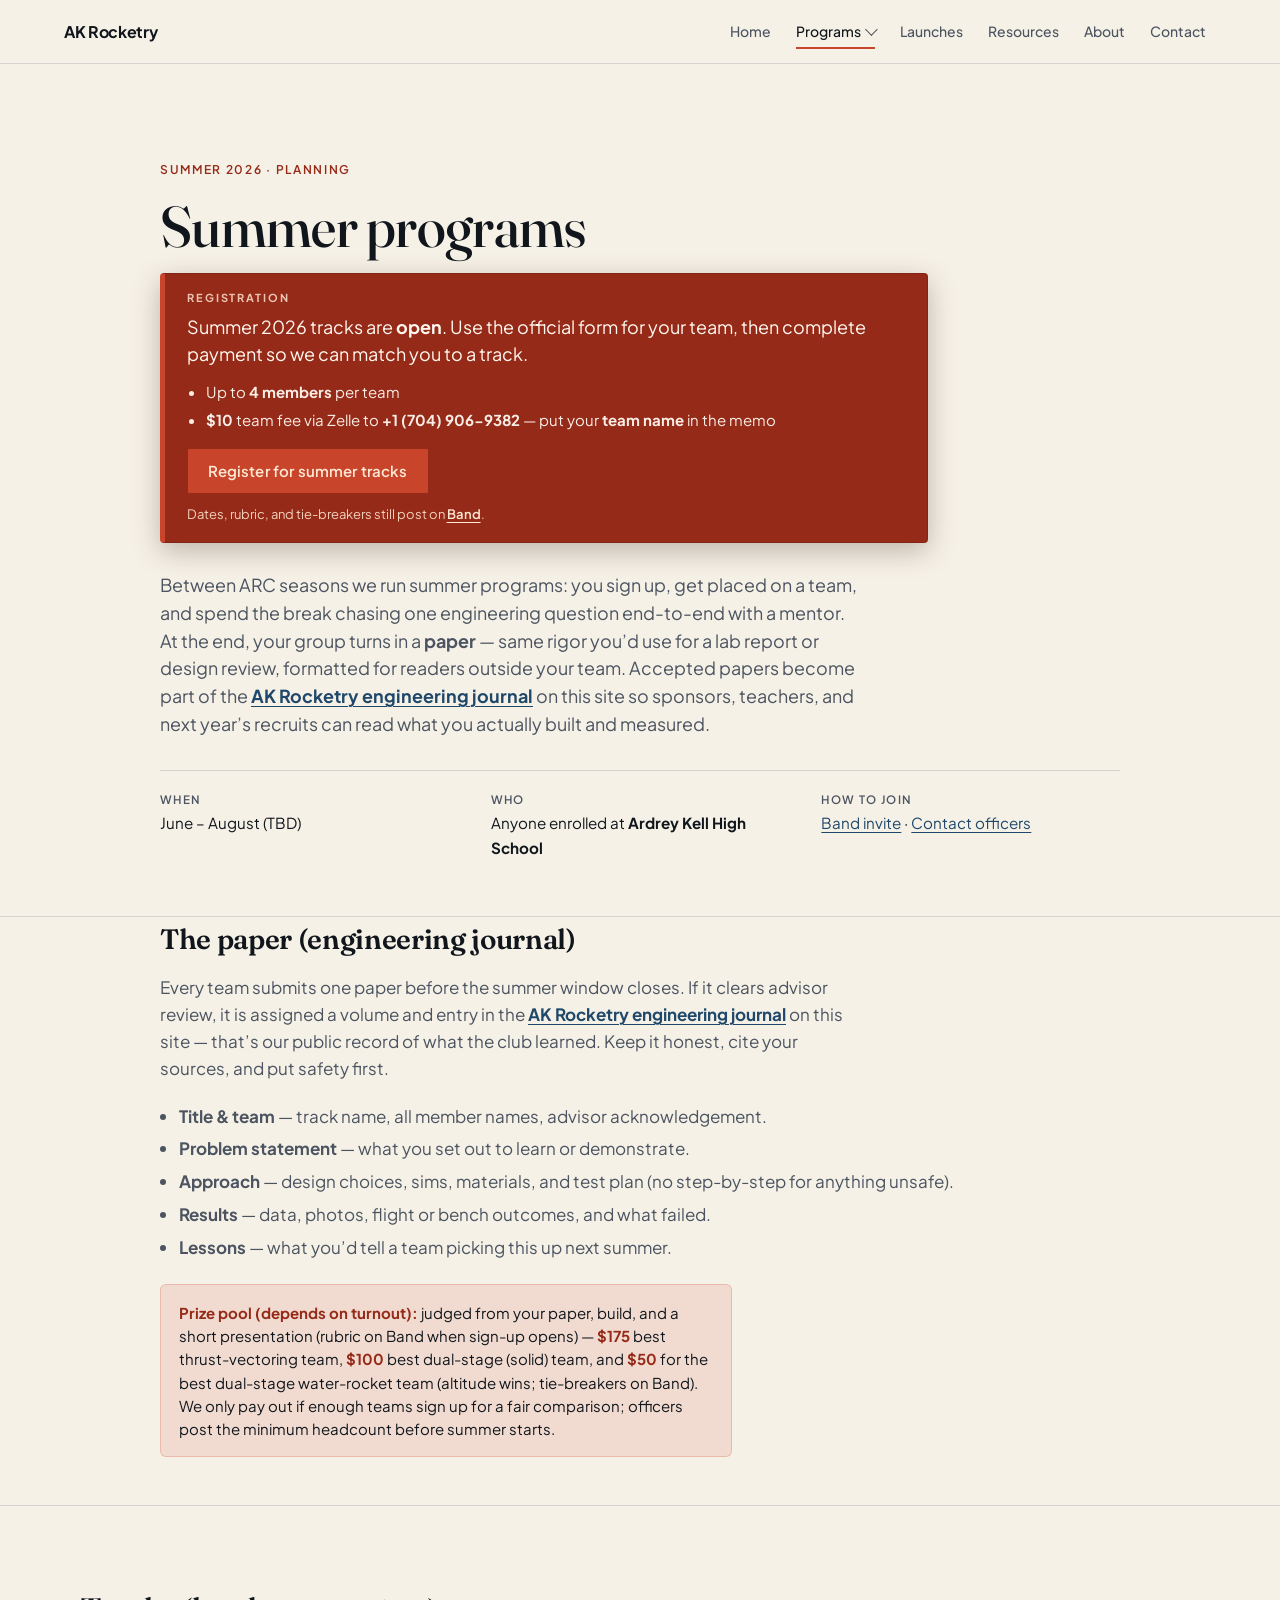
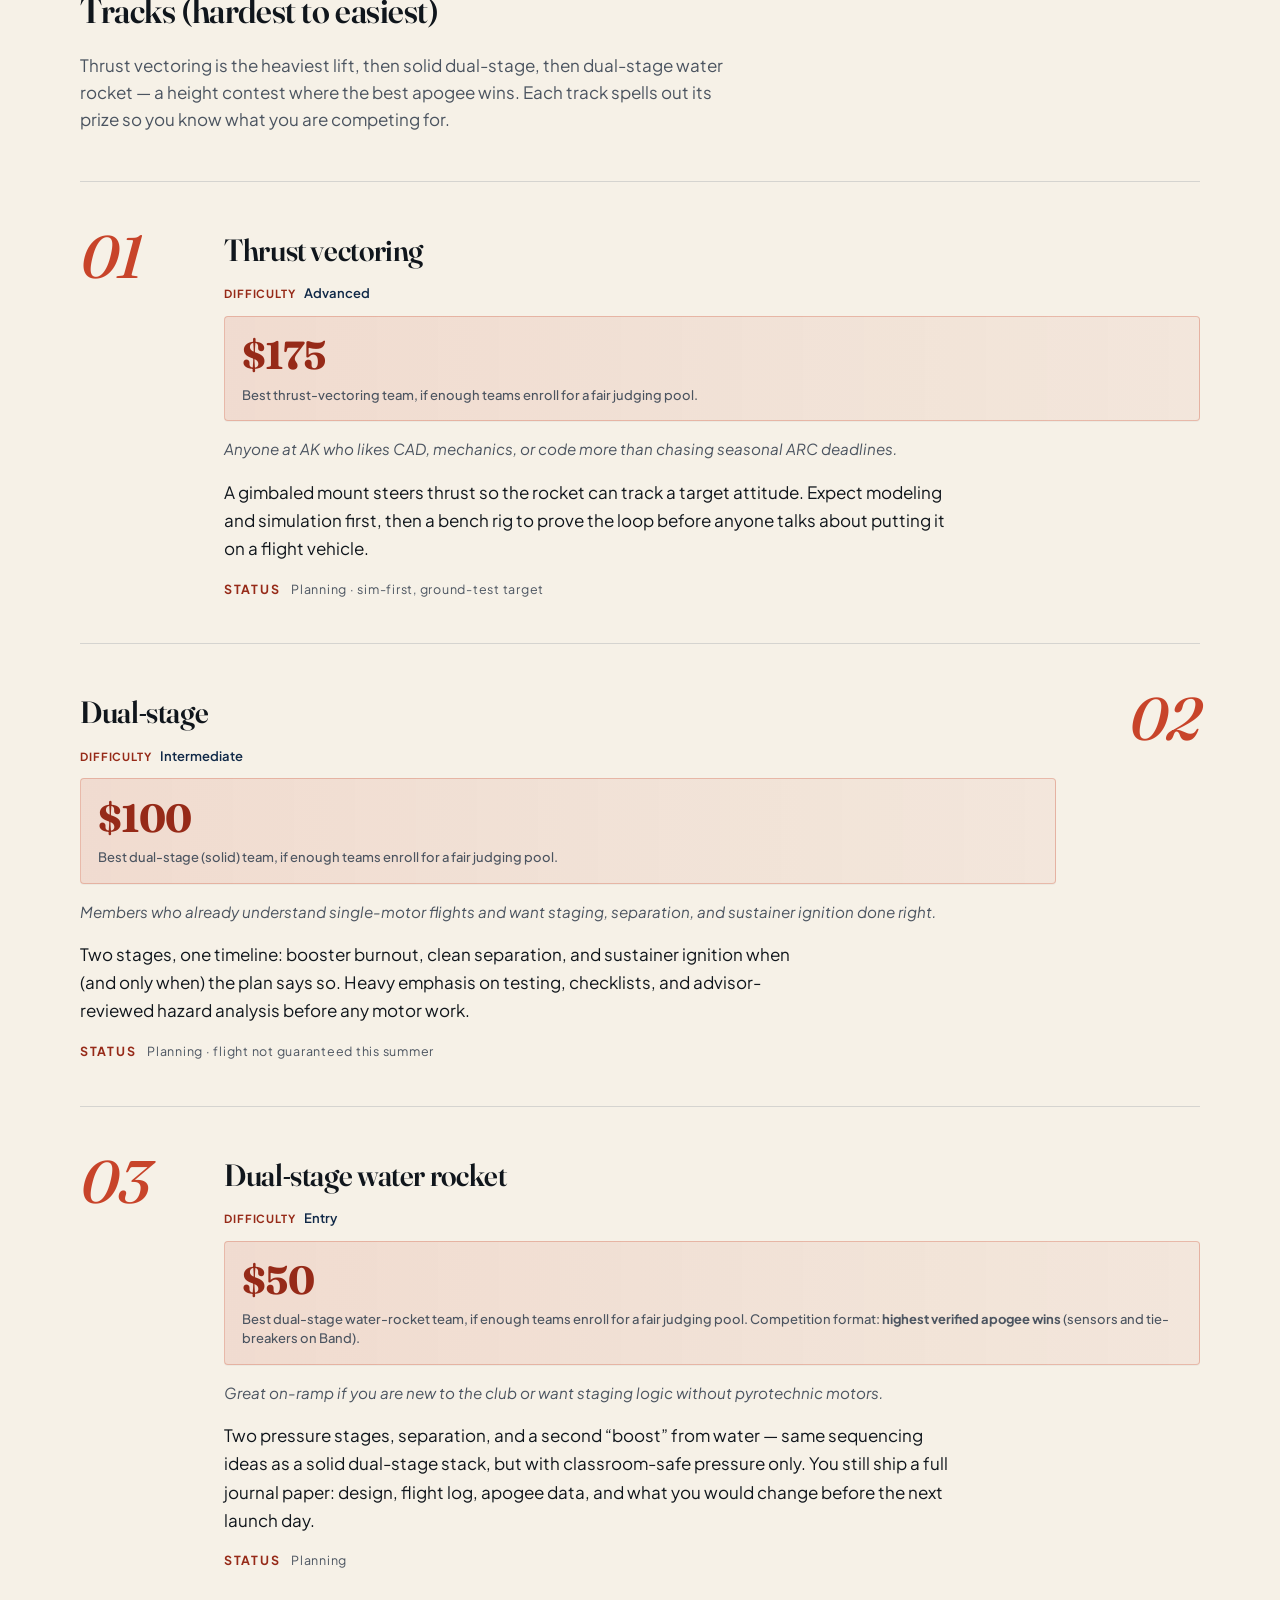
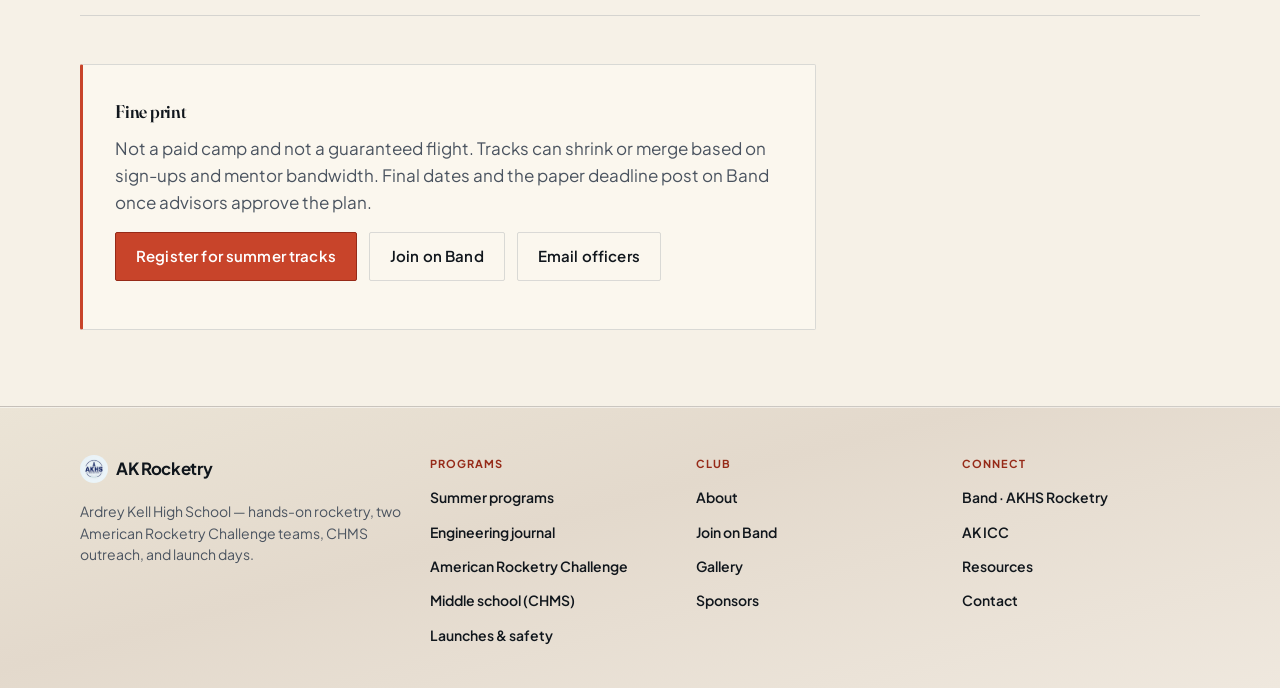
<file: programs.html>
<!DOCTYPE html>
<html lang="en">
  <head>
    <meta charset="UTF-8" />
    <meta name="viewport" content="width=device-width, initial-scale=1" />
    <meta name="theme-color" content="#0f2847" />
    <meta
      name="description"
      content="AK Rocketry summer programs — papers for the engineering journal; prizes for best TVC ($175), dual-stage solid ($100), and dual-stage water rocket ($50) when enrollment allows."
    />
    <link rel="canonical" href="https://akrocketry.vercel.app/programs.html" />
    <meta property="og:type" content="website" />
    <meta property="og:site_name" content="Ardrey Kell Rocketry Club" />
    <meta property="og:title" content="Summer programs — AK Rocketry" />
    <meta
      property="og:description"
      content="Summer at AK Rocketry: engineering journal papers; tracks from advanced TVC through dual-stage water rocket ($50 prize) — highest apogee wins."
    />
    <meta property="og:url" content="https://akrocketry.vercel.app/programs.html" />
    <meta property="og:image" content="https://akrocketry.vercel.app/images/rocket-launch.png" />
    <meta property="og:locale" content="en_US" />
    <meta name="twitter:card" content="summary_large_image" />
    <meta name="twitter:title" content="Summer programs — AK Rocketry" />
    <meta
      name="twitter:description"
      content="Summer programs for AK students — engineering journal papers; TVC, dual-stage, and $50 water-rocket prizes when enrollment allows."
    />
    <meta name="twitter:image" content="https://akrocketry.vercel.app/images/rocket-launch.png" />
    <title>Summer programs — AK Rocketry</title>
    <link rel="icon" href="images/akhs-rocketry-logo.png" type="image/png" />
    <link rel="apple-touch-icon" href="images/akhs-rocketry-logo.png" />
    <link rel="preconnect" href="https://fonts.googleapis.com" />
    <link rel="preconnect" href="https://fonts.gstatic.com" crossorigin />
    <link
      href="https://fonts.googleapis.com/css2?family=Fraunces:ital,opsz,wght@0,9..144,500;0,9..144,700;1,9..144,500&family=Plus+Jakarta+Sans:ital,wght@0,400;0,500;0,600;0,700;1,400&display=swap"
      rel="stylesheet"
    />
    <link rel="stylesheet" href="css/styles.css" />
  </head>
  <body>
    <a class="skip-link" href="#main">Skip to content</a>
    <div class="page">
      <header class="site-header">
        <div class="site-header__inner">
          <a class="logo" href="index.html">
            AK Rocketry
          </a>
          <button type="button" class="nav-toggle" aria-expanded="false" aria-controls="site-nav" data-nav-toggle>
            <span class="visually-hidden">Open menu</span>
            <span class="nav-toggle__bar" aria-hidden="true"></span>
          </button>
          <nav id="site-nav" class="nav" data-nav-menu aria-label="Primary">
            <a href="index.html">Home</a>
            <details class="nav__group is-active" data-nav-group>
              <summary class="nav__summary">Programs<span class="nav__chev" aria-hidden="true"></span></summary>
              <div class="nav__panel">
                <a href="programs.html" class="is-active">Summer programs</a>
                <a href="journal.html">Engineering journal</a>
                <a href="arc.html">American Rocketry Challenge</a>
                <a href="outreach.html">Middle school (CHMS)</a>
              </div>
            </details>
            <a href="launches.html">Launches</a>
            <a href="resources.html">Resources</a>
            <a href="about.html">About</a>
            <a href="contact.html">Contact</a>
          </nav>
        </div>
      </header>

      <main id="main">
        <header class="programs-head">
          <div class="wrap">
            <p class="eyebrow">Summer 2026 &middot; planning</p>
            <h1 class="programs-head__title">Summer programs</h1>
            <div class="programs-head__registration" role="status">
              <span class="programs-head__registration-label">Registration</span>
              <p class="programs-head__registration-lede">
                Summer 2026 tracks are <strong>open</strong>. Use the official form for your team, then complete payment
                so we can match you to a track.
              </p>
              <ul class="programs-head__registration-list">
                <li>Up to <strong>4 members</strong> per team</li>
                <li><strong>$10</strong> team fee via Zelle to <strong>+1 (704) 906-9382</strong> &mdash; put your
                  <strong>team name</strong> in the memo</li>
              </ul>
              <p class="programs-head__registration-cta">
                <a
                  class="btn btn--primary"
                  href="https://forms.gle/gw1iRNM9sgwwykNJ9"
                  rel="noopener noreferrer"
                  target="_blank"
                  >Register for summer tracks</a
                >
              </p>
              <p class="programs-head__registration-meta">
                Dates, rubric, and tie-breakers still post on
                <a href="https://band.us/n/aca8bbN3yeG92" rel="noopener noreferrer" target="_blank">Band</a>.
              </p>
            </div>
            <p class="programs-head__lede">
              Between ARC seasons we run summer programs: you sign up, get placed on a team, and spend the break chasing
              one engineering question end-to-end with a mentor. At the end, your group turns in a <strong>paper</strong>
              &mdash; same rigor you&rsquo;d use for a lab report or design review, formatted for readers outside your team.
              Accepted papers become part of the
              <a href="journal.html"><strong>AK Rocketry engineering journal</strong></a> on this site so sponsors,
              teachers, and next year&rsquo;s recruits can read what you actually built and measured.
            </p>
            <dl class="programs-head__meta">
              <div>
                <dt>When</dt>
                <dd>June &ndash; August (TBD)</dd>
              </div>
              <div>
                <dt>Who</dt>
                <dd>Anyone enrolled at <strong>Ardrey Kell High School</strong></dd>
              </div>
              <div>
                <dt>How to join</dt>
                <dd><a href="index.html#join">Band invite</a> &middot; <a href="contact.html">Contact officers</a></dd>
              </div>
            </dl>
          </div>
        </header>

        <section class="programs-paper" aria-labelledby="paper-title">
          <div class="wrap">
            <h2 id="paper-title">The paper (engineering journal)</h2>
            <p class="programs-paper__lede">
              Every team submits one paper before the summer window closes. If it clears advisor review, it is assigned
              a volume and entry in the
              <a href="journal.html"><strong>AK Rocketry engineering journal</strong></a> on this site &mdash; that&rsquo;s
              our public record of what the club learned. Keep it honest, cite your sources, and put safety first.
            </p>
            <ul class="programs-paper__list">
              <li><strong>Title &amp; team</strong> &mdash; track name, all member names, advisor acknowledgement.</li>
              <li><strong>Problem statement</strong> &mdash; what you set out to learn or demonstrate.</li>
              <li><strong>Approach</strong> &mdash; design choices, sims, materials, and test plan (no step-by-step for anything unsafe).</li>
              <li><strong>Results</strong> &mdash; data, photos, flight or bench outcomes, and what failed.</li>
              <li><strong>Lessons</strong> &mdash; what you&rsquo;d tell a team picking this up next summer.</li>
            </ul>
            <p class="programs-paper__incentive">
              <strong>Prize pool (depends on turnout):</strong> judged from your paper, build, and a short presentation
              (rubric on Band when sign-up opens) &mdash; <strong>$175</strong> best thrust-vectoring team,
              <strong>$100</strong> best dual-stage (solid) team, and <strong>$50</strong> for the best dual-stage
              water-rocket team (altitude wins; tie-breakers on Band). We only pay out if enough teams sign up for a fair
              comparison; officers post the minimum headcount
              before summer starts.
            </p>
          </div>
        </section>

        <section class="tracks" aria-labelledby="tracks-title">
          <div class="wrap">
            <div class="tracks__head">
              <h2 id="tracks-title">Tracks (hardest to easiest)</h2>
              <p>
                Thrust vectoring is the heaviest lift, then solid dual-stage, then dual-stage water rocket &mdash; a
                height contest where the best apogee wins. Each track spells out its prize so you know what you are
                competing for.
              </p>
            </div>

            <ol class="track-list">
              <li class="track">
                <div class="track__index" aria-hidden="true">01</div>
                <div class="track__body">
                  <h3 class="track__name">Thrust vectoring</h3>
                  <p class="track__difficulty"><span>Difficulty</span> Advanced</p>
                  <p class="track__incentive track__incentive--cash">
                    $175
                    <span class="track__incentive-note">Best thrust-vectoring team, if enough teams enroll for a fair judging pool.</span>
                  </p>
                  <p class="track__who">Anyone at AK who likes CAD, mechanics, or code more than chasing seasonal ARC deadlines.</p>
                  <p class="track__desc">
                    A gimbaled mount steers thrust so the rocket can track a target attitude. Expect modeling and
                    simulation first, then a bench rig to prove the loop before anyone talks about putting it on a
                    flight vehicle.
                  </p>
                  <p class="track__status"><span>Status</span> Planning &middot; sim-first, ground-test target</p>
                </div>
              </li>

              <li class="track">
                <div class="track__index" aria-hidden="true">02</div>
                <div class="track__body">
                  <h3 class="track__name">Dual-stage</h3>
                  <p class="track__difficulty"><span>Difficulty</span> Intermediate</p>
                  <p class="track__incentive track__incentive--cash">
                    $100
                    <span class="track__incentive-note">Best dual-stage (solid) team, if enough teams enroll for a fair judging pool.</span>
                  </p>
                  <p class="track__who">Members who already understand single-motor flights and want staging, separation, and sustainer ignition done right.</p>
                  <p class="track__desc">
                    Two stages, one timeline: booster burnout, clean separation, and sustainer ignition when (and only
                    when) the plan says so. Heavy emphasis on testing, checklists, and advisor-reviewed hazard analysis
                    before any motor work.
                  </p>
                  <p class="track__status"><span>Status</span> Planning &middot; flight not guaranteed this summer</p>
                </div>
              </li>

              <li class="track">
                <div class="track__index" aria-hidden="true">03</div>
                <div class="track__body">
                  <h3 class="track__name">Dual-stage water rocket</h3>
                  <p class="track__difficulty"><span>Difficulty</span> Entry</p>
                  <p class="track__incentive track__incentive--cash">
                    $50
                    <span class="track__incentive-note"
                      >Best dual-stage water-rocket team, if enough teams enroll for a fair judging pool. Competition format:
                      <strong>highest verified apogee wins</strong> (sensors and tie-breakers on Band).</span
                    >
                  </p>
                  <p class="track__who">Great on-ramp if you are new to the club or want staging logic without pyrotechnic motors.</p>
                  <p class="track__desc">
                    Two pressure stages, separation, and a second &ldquo;boost&rdquo; from water &mdash; same sequencing
                    ideas as a solid dual-stage stack, but with classroom-safe pressure only. You still ship a full
                    journal paper: design, flight log, apogee data, and what you would change before the next launch day.
                  </p>
                  <p class="track__status"><span>Status</span> Planning</p>
                </div>
              </li>
            </ol>

            <aside class="tracks__note">
              <h3>Fine print</h3>
              <p>
                Not a paid camp and not a guaranteed flight. Tracks can shrink or merge based on sign-ups and mentor
                bandwidth. Final dates and the paper deadline post on Band once advisors approve the plan.
              </p>
              <p class="tracks__cta">
                <a
                  class="btn btn--primary"
                  href="https://forms.gle/gw1iRNM9sgwwykNJ9"
                  rel="noopener noreferrer"
                  target="_blank"
                  >Register for summer tracks</a
                >
                <a class="btn btn--subtle" href="index.html#join">Join on Band</a>
                <a class="btn btn--subtle" href="contact.html">Email officers</a>
              </p>
            </aside>
          </div>
        </section>
      </main>

      <footer class="site-footer">
        <div class="site-footer__main">
          <div class="site-footer__grid wrap">
            <div class="site-footer__brand">
              <a class="footer-brand" href="index.html">
                <span class="logo__mark" aria-hidden="true">
                  <img
                    class="logo__mark-img"
                    src="images/akhs-rocketry-logo.png"
                    alt=""
                    width="500"
                    height="500"
                    decoding="async"
                  />
                </span>
                AK Rocketry
              </a>
              <p>
                Ardrey Kell High School &mdash; hands-on rocketry, two American Rocketry Challenge teams, CHMS outreach,
                and launch days.
              </p>
            </div>
            <div class="site-footer__col">
              <h3 class="site-footer__heading">Programs</h3>
              <ul class="site-footer__links">
                <li><a href="programs.html">Summer programs</a></li>
                <li><a href="journal.html">Engineering journal</a></li>
                <li><a href="arc.html">American Rocketry Challenge</a></li>
                <li><a href="outreach.html">Middle school (CHMS)</a></li>
                <li><a href="launches.html">Launches &amp; safety</a></li>
              </ul>
            </div>
            <div class="site-footer__col">
              <h3 class="site-footer__heading">Club</h3>
              <ul class="site-footer__links">
                <li><a href="about.html">About</a></li>
                <li><a href="index.html#join">Join on Band</a></li>
                <li><a href="gallery.html">Gallery</a></li>
                <li><a href="sponsors.html">Sponsors</a></li>
              </ul>
            </div>
            <div class="site-footer__col">
              <h3 class="site-footer__heading">Connect</h3>
              <ul class="site-footer__links">
                <li>
                  <a href="https://band.us/n/aca8bbN3yeG92" rel="noopener noreferrer" target="_blank"
                    >Band &middot; AKHS Rocketry</a
                  >
                </li>
                <li>
                  <a href="https://akhsicc.github.io/" rel="noopener noreferrer" target="_blank">AK ICC</a>
                </li>
                <li><a href="resources.html">Resources</a></li>
                <li><a href="contact.html">Contact</a></li>
              </ul>
            </div>
          </div>
        </div>
      </footer>
    </div>
    <script src="js/main.js" defer></script>
  </body>
</html>
</file>
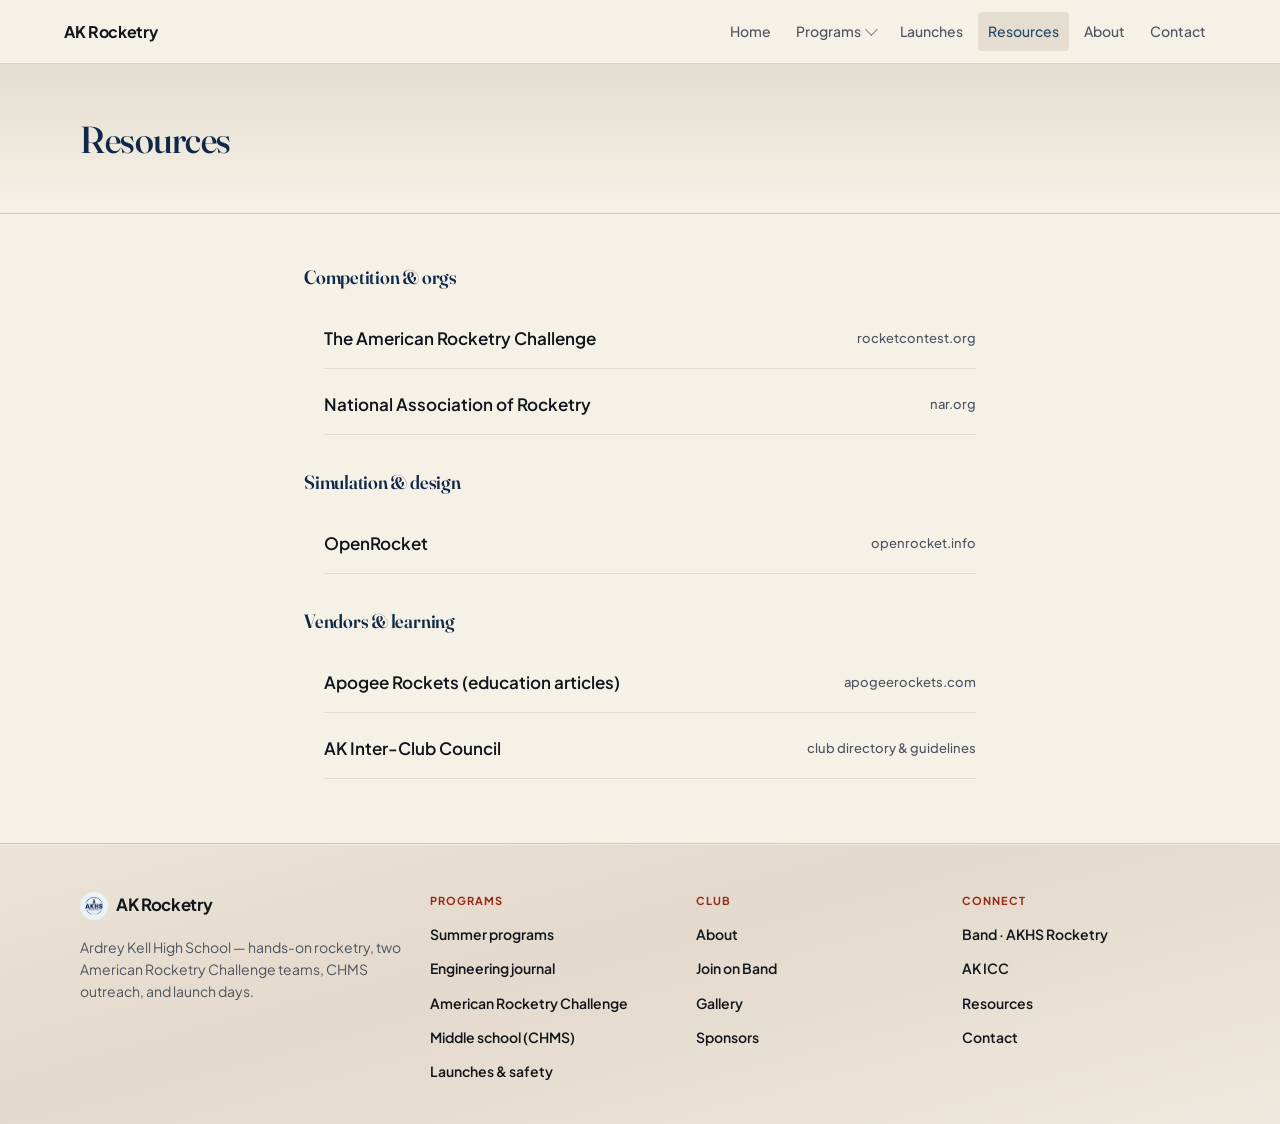
<file: resources.html>
<!DOCTYPE html>
<html lang="en">
  <head>
    <meta charset="UTF-8" />
    <meta name="viewport" content="width=device-width, initial-scale=1" />
    <meta name="theme-color" content="#2a5f8a" />
    <meta name="description" content="Rocketry resources for AK Rocketry — ARC, simulation, vendors, and safety links." />
    <link rel="canonical" href="https://akrocketry.vercel.app/resources.html" />
    <meta property="og:type" content="website" />
    <meta property="og:site_name" content="Ardrey Kell Rocketry Club" />
    <meta property="og:title" content="Resources — AK Rocketry" />
    <meta property="og:description" content="Rocketry resources for AK Rocketry — ARC, simulation, vendors, and safety links." />
    <meta property="og:url" content="https://akrocketry.vercel.app/resources.html" />
    <meta property="og:image" content="https://akrocketry.vercel.app/images/rocket-launch.png" />
    <meta property="og:locale" content="en_US" />
    <meta name="twitter:card" content="summary_large_image" />
    <meta name="twitter:title" content="Resources — AK Rocketry" />
    <meta name="twitter:description" content="Rocketry resources for AK Rocketry — ARC, simulation, vendors, and safety links." />
    <meta name="twitter:image" content="https://akrocketry.vercel.app/images/rocket-launch.png" />
    <title>Resources — AK Rocketry</title>
    <link rel="icon" href="images/akhs-rocketry-logo.png" type="image/png" />
    <link rel="apple-touch-icon" href="images/akhs-rocketry-logo.png" />
    <link rel="preconnect" href="https://fonts.googleapis.com" />
    <link rel="preconnect" href="https://fonts.gstatic.com" crossorigin />
    <link
      href="https://fonts.googleapis.com/css2?family=Fraunces:ital,opsz,wght@0,9..144,500;0,9..144,700;1,9..144,500&family=Plus+Jakarta+Sans:ital,wght@0,400;0,500;0,600;0,700;1,400&display=swap"
      rel="stylesheet"
    />
    <link rel="stylesheet" href="css/styles.css" />
  </head>
  <body>
    <a class="skip-link" href="#main">Skip to content</a>
    <div class="page">
      <header class="site-header">
        <div class="site-header__inner">
          <a class="logo" href="index.html">
            AK Rocketry
          </a>
          <button type="button" class="nav-toggle" aria-expanded="false" aria-controls="site-nav" data-nav-toggle>
            <span class="visually-hidden">Open menu</span>
            <span class="nav-toggle__bar" aria-hidden="true"></span>
          </button>
          <nav id="site-nav" class="nav" data-nav-menu aria-label="Primary">
            <a href="index.html">Home</a>
            <details class="nav__group" data-nav-group>
              <summary class="nav__summary">Programs<span class="nav__chev" aria-hidden="true"></span></summary>
              <div class="nav__panel">
                <a href="programs.html">Summer programs</a>
                <a href="journal.html">Engineering journal</a>
                <a href="arc.html">American Rocketry Challenge</a>
                <a href="outreach.html">Middle school (CHMS)</a>
              </div>
            </details>
            <a href="launches.html">Launches</a>
            <a href="resources.html" class="is-active">Resources</a>
            <a href="about.html">About</a>
            <a href="contact.html">Contact</a>
          </nav>
        </div>
      </header>

      <main id="main">
        <header class="page-head">
          <div class="wrap">
            <h1>Resources</h1>
          </div>
        </header>

        <article class="prose">
          <div class="wrap wrap--narrow">
            <h2>Competition &amp; orgs</h2>
            <ul class="resource-list">
              <li>
                <a href="https://www.rocketcontest.org/" rel="noopener noreferrer" target="_blank">
                  The American Rocketry Challenge <span>rocketcontest.org</span>
                </a>
              </li>
              <li>
                <a href="https://www.nar.org/" rel="noopener noreferrer" target="_blank">
                  National Association of Rocketry <span>nar.org</span>
                </a>
              </li>
            </ul>

            <h2>Simulation &amp; design</h2>
            <ul class="resource-list">
              <li>
                <a href="https://openrocket.info/" rel="noopener noreferrer" target="_blank">
                  OpenRocket <span>openrocket.info</span>
                </a>
              </li>
            </ul>

            <h2>Vendors &amp; learning</h2>
            <ul class="resource-list">
              <li>
                <a href="https://www.apogeerockets.com/" rel="noopener noreferrer" target="_blank">
                  Apogee Rockets (education articles) <span>apogeerockets.com</span>
                </a>
              </li>
              <li>
                <a href="https://akhsicc.github.io/" rel="noopener noreferrer" target="_blank">
                  AK Inter-Club Council <span>club directory &amp; guidelines</span>
                </a>
              </li>
            </ul>
          </div>
        </article>
      </main>

      <footer class="site-footer">
        <div class="site-footer__main">
          <div class="site-footer__grid wrap">
            <div class="site-footer__brand">
              <a class="footer-brand" href="index.html">
                <span class="logo__mark" aria-hidden="true">
                  <img
                    class="logo__mark-img"
                    src="images/akhs-rocketry-logo.png"
                    alt=""
                    width="500"
                    height="500"
                    decoding="async"
                  />
                </span>
                AK Rocketry
              </a>
              <p>
                Ardrey Kell High School — hands-on rocketry, two American Rocketry Challenge teams, CHMS outreach, and
                launch days.
              </p>
            </div>
            <div class="site-footer__col">
              <h3 class="site-footer__heading">Programs</h3>
              <ul class="site-footer__links">
                <li><a href="programs.html">Summer programs</a></li>
                <li><a href="journal.html">Engineering journal</a></li>
                <li><a href="arc.html">American Rocketry Challenge</a></li>
                <li><a href="outreach.html">Middle school (CHMS)</a></li>
                <li><a href="launches.html">Launches &amp; safety</a></li>
              </ul>
            </div>
            <div class="site-footer__col">
              <h3 class="site-footer__heading">Club</h3>
              <ul class="site-footer__links">
                <li><a href="about.html">About</a></li>
                <li><a href="index.html#join">Join on Band</a></li>
                <li><a href="gallery.html">Gallery</a></li>
                <li><a href="sponsors.html">Sponsors</a></li>
              </ul>
            </div>
            <div class="site-footer__col">
              <h3 class="site-footer__heading">Connect</h3>
              <ul class="site-footer__links">
                <li>
                  <a href="https://band.us/n/aca8bbN3yeG92" rel="noopener noreferrer" target="_blank"
                    >Band · AKHS Rocketry</a
                  >
                </li>
                <li>
                  <a href="https://akhsicc.github.io/" rel="noopener noreferrer" target="_blank">AK ICC</a>
                </li>
                <li><a href="resources.html">Resources</a></li>
                <li><a href="contact.html">Contact</a></li>
              </ul>
            </div>
          </div>
        </div>
      </footer>
    </div>
    <script src="js/main.js" defer></script>
  </body>
</html>
</file>
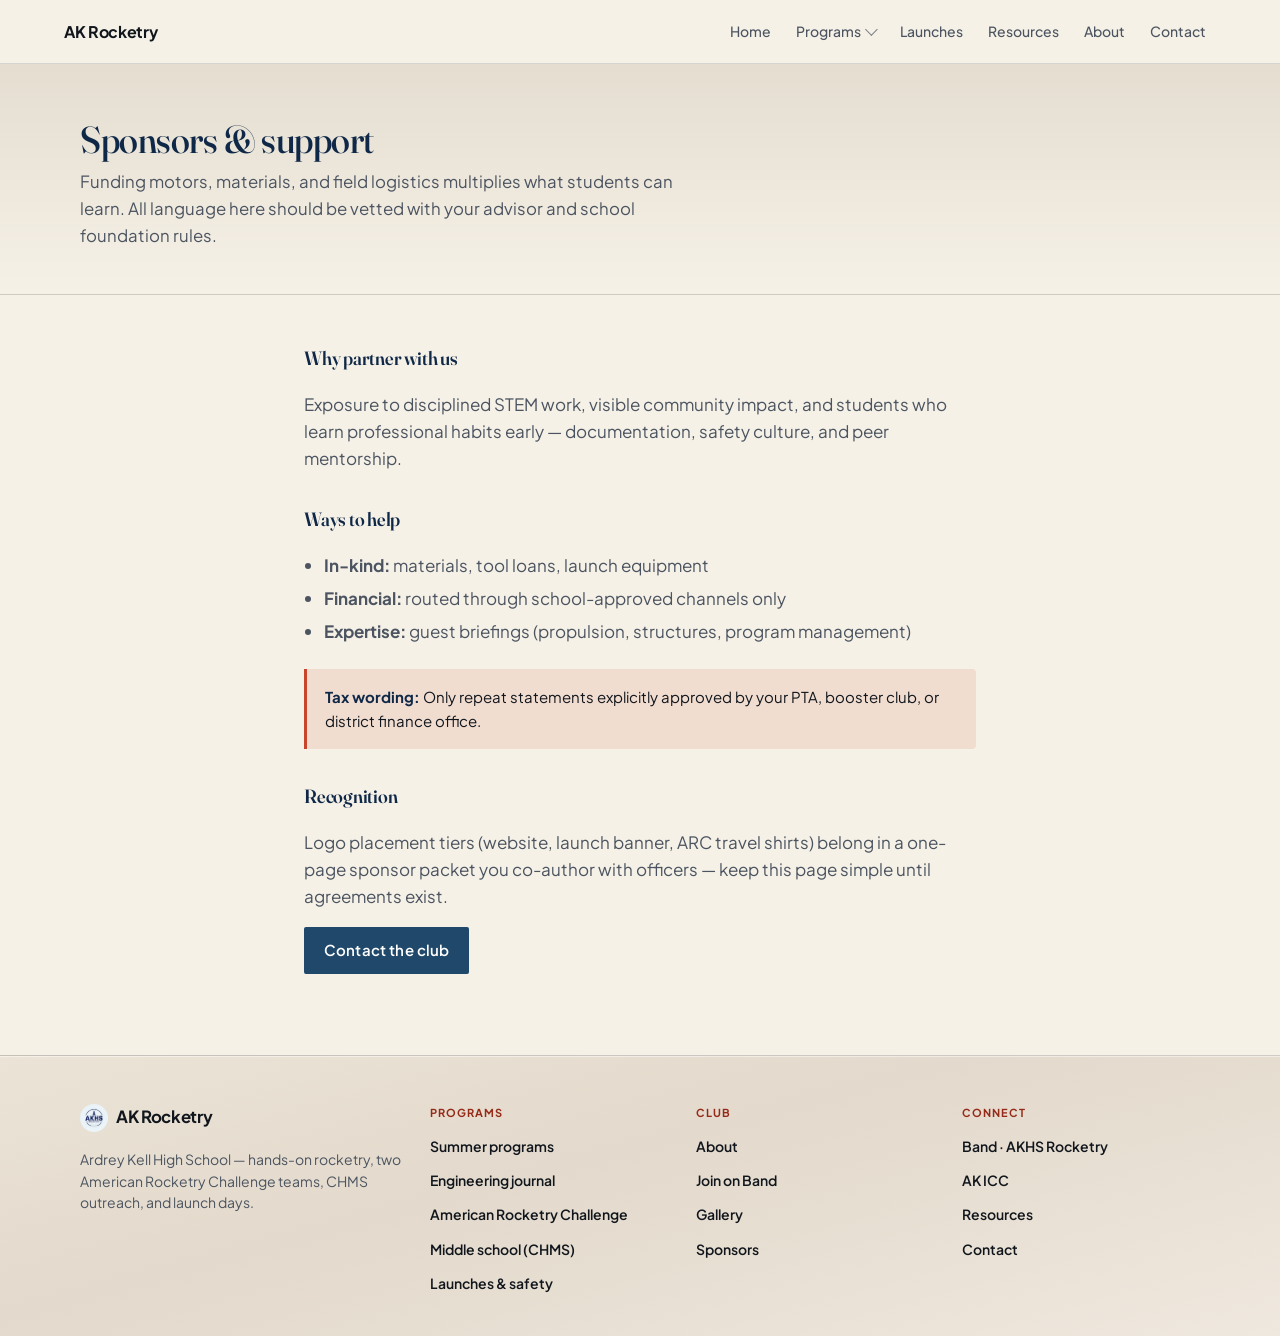
<file: sponsors.html>
<!DOCTYPE html>
<html lang="en">
  <head>
    <meta charset="UTF-8" />
    <meta name="viewport" content="width=device-width, initial-scale=1" />
    <meta name="theme-color" content="#2a5f8a" />
    <meta name="description" content="Support Ardrey Kell Rocketry — sponsors and community partners." />
    <link rel="canonical" href="https://akrocketry.vercel.app/sponsors.html" />
    <meta property="og:type" content="website" />
    <meta property="og:site_name" content="Ardrey Kell Rocketry Club" />
    <meta property="og:title" content="Sponsors — AK Rocketry" />
    <meta property="og:description" content="Support Ardrey Kell Rocketry — sponsors and community partners." />
    <meta property="og:url" content="https://akrocketry.vercel.app/sponsors.html" />
    <meta property="og:image" content="https://akrocketry.vercel.app/images/rocket-launch.png" />
    <meta property="og:locale" content="en_US" />
    <meta name="twitter:card" content="summary_large_image" />
    <meta name="twitter:title" content="Sponsors — AK Rocketry" />
    <meta name="twitter:description" content="Support Ardrey Kell Rocketry — sponsors and community partners." />
    <meta name="twitter:image" content="https://akrocketry.vercel.app/images/rocket-launch.png" />
    <title>Sponsors — AK Rocketry</title>
    <link rel="icon" href="images/akhs-rocketry-logo.png" type="image/png" />
    <link rel="apple-touch-icon" href="images/akhs-rocketry-logo.png" />
    <link rel="preconnect" href="https://fonts.googleapis.com" />
    <link rel="preconnect" href="https://fonts.gstatic.com" crossorigin />
    <link
      href="https://fonts.googleapis.com/css2?family=Fraunces:ital,opsz,wght@0,9..144,500;0,9..144,700;1,9..144,500&family=Plus+Jakarta+Sans:ital,wght@0,400;0,500;0,600;0,700;1,400&display=swap"
      rel="stylesheet"
    />
    <link rel="stylesheet" href="css/styles.css" />
  </head>
  <body>
    <a class="skip-link" href="#main">Skip to content</a>
    <div class="page">
      <header class="site-header">
        <div class="site-header__inner">
          <a class="logo" href="index.html">
            AK Rocketry
          </a>
          <button type="button" class="nav-toggle" aria-expanded="false" aria-controls="site-nav" data-nav-toggle>
            <span class="visually-hidden">Open menu</span>
            <span class="nav-toggle__bar" aria-hidden="true"></span>
          </button>
          <nav id="site-nav" class="nav" data-nav-menu aria-label="Primary">
            <a href="index.html">Home</a>
            <details class="nav__group" data-nav-group>
              <summary class="nav__summary">Programs<span class="nav__chev" aria-hidden="true"></span></summary>
              <div class="nav__panel">
                <a href="programs.html">Summer programs</a>
                <a href="journal.html">Engineering journal</a>
                <a href="arc.html">American Rocketry Challenge</a>
                <a href="outreach.html">Middle school (CHMS)</a>
              </div>
            </details>
            <a href="launches.html">Launches</a>
            <a href="resources.html">Resources</a>
            <a href="about.html">About</a>
            <a href="contact.html">Contact</a>
          </nav>
        </div>
      </header>

      <main id="main">
        <header class="page-head">
          <div class="wrap">
            <h1>Sponsors &amp; support</h1>
            <p>
              Funding motors, materials, and field logistics multiplies what students can learn. All language here should
              be vetted with your advisor and school foundation rules.
            </p>
          </div>
        </header>

        <article class="prose">
          <div class="wrap wrap--narrow">
            <h2>Why partner with us</h2>
            <p>
              Exposure to disciplined STEM work, visible community impact, and students who learn professional habits early
              — documentation, safety culture, and peer mentorship.
            </p>

            <h2>Ways to help</h2>
            <ul>
              <li><strong>In-kind:</strong> materials, tool loans, launch equipment</li>
              <li><strong>Financial:</strong> routed through school-approved channels only</li>
              <li><strong>Expertise:</strong> guest briefings (propulsion, structures, program management)</li>
            </ul>

            <div class="callout">
              <strong>Tax wording:</strong> Only repeat statements explicitly approved by your PTA, booster club, or
              district finance office.
            </div>

            <h2>Recognition</h2>
            <p>
              Logo placement tiers (website, launch banner, ARC travel shirts) belong in a one-page sponsor packet you
              co-author with officers — keep this page simple until agreements exist.
            </p>

            <p><a class="btn btn--dark" href="contact.html">Contact the club</a></p>
          </div>
        </article>
      </main>

      <footer class="site-footer">
        <div class="site-footer__main">
          <div class="site-footer__grid wrap">
            <div class="site-footer__brand">
              <a class="footer-brand" href="index.html">
                <span class="logo__mark" aria-hidden="true">
                  <img
                    class="logo__mark-img"
                    src="images/akhs-rocketry-logo.png"
                    alt=""
                    width="500"
                    height="500"
                    decoding="async"
                  />
                </span>
                AK Rocketry
              </a>
              <p>
                Ardrey Kell High School — hands-on rocketry, two American Rocketry Challenge teams, CHMS outreach, and
                launch days.
              </p>
            </div>
            <div class="site-footer__col">
              <h3 class="site-footer__heading">Programs</h3>
              <ul class="site-footer__links">
                <li><a href="programs.html">Summer programs</a></li>
                <li><a href="journal.html">Engineering journal</a></li>
                <li><a href="arc.html">American Rocketry Challenge</a></li>
                <li><a href="outreach.html">Middle school (CHMS)</a></li>
                <li><a href="launches.html">Launches &amp; safety</a></li>
              </ul>
            </div>
            <div class="site-footer__col">
              <h3 class="site-footer__heading">Club</h3>
              <ul class="site-footer__links">
                <li><a href="about.html">About</a></li>
                <li><a href="index.html#join">Join on Band</a></li>
                <li><a href="gallery.html">Gallery</a></li>
                <li><a href="sponsors.html">Sponsors</a></li>
              </ul>
            </div>
            <div class="site-footer__col">
              <h3 class="site-footer__heading">Connect</h3>
              <ul class="site-footer__links">
                <li>
                  <a href="https://band.us/n/aca8bbN3yeG92" rel="noopener noreferrer" target="_blank"
                    >Band · AKHS Rocketry</a
                  >
                </li>
                <li>
                  <a href="https://akhsicc.github.io/" rel="noopener noreferrer" target="_blank">AK ICC</a>
                </li>
                <li><a href="resources.html">Resources</a></li>
                <li><a href="contact.html">Contact</a></li>
              </ul>
            </div>
          </div>
        </div>

      </footer>
    </div>
    <script src="js/main.js" defer></script>
  </body>
</html>
</file>
<file: css/styles.css>
/* AK Rocketry Club — Phase 2 (embeds + polish) */
:root {
  --font-sans: "Plus Jakarta Sans", system-ui, -apple-system, sans-serif;
  --font-display: "Fraunces", "Plus Jakarta Sans", Georgia, serif;
  --purple-deep: #0f2847;
  --purple: #1f486a;
  --purple-soft: #5a8eb8;
  --purple-mist: #e4ddd0;
  --accent: #c8442a;
  --accent-soft: rgba(200, 68, 42, 0.12);
  --accent-deep: #962a18;
  --bg: #f6f1e7;
  --surface: #fbf7ee;
  --text: #10161c;
  --text-muted: #4b5460;
  --rule: rgba(15, 40, 68, 0.14);
  --border: rgba(15, 40, 68, 0.1);
  --radius: 6px;
  --radius-sm: 4px;
  --header-h: 4rem;
  --max: 70rem;
  --ease: cubic-bezier(0.25, 0.1, 0.25, 1);
}

*,
*::before,
*::after {
  box-sizing: border-box;
}

html {
  scroll-behavior: smooth;
  overflow-x: clip;
  -webkit-text-size-adjust: 100%;
  text-size-adjust: 100%;
}

@media (prefers-reduced-motion: reduce) {
  html {
    scroll-behavior: auto;
  }
  *,
  *::before,
  *::after {
    animation-duration: 0.01ms !important;
    animation-iteration-count: 1 !important;
    transition-duration: 0.01ms !important;
  }
}

body {
  margin: 0;
  font-family: var(--font-sans);
  font-size: clamp(1rem, 0.95rem + 0.2vw, 1.0625rem);
  line-height: 1.6;
  color: var(--text);
  background: var(--bg);
  -webkit-font-smoothing: antialiased;
  overflow-x: clip;
}

img {
  max-width: 100%;
  height: auto;
  display: block;
}

a {
  color: var(--purple);
  text-decoration-thickness: 1px;
  text-underline-offset: 3px;
  transition: color 0.15s var(--ease);
}

a:hover {
  color: var(--purple-soft);
}

:focus-visible {
  outline: 2px solid var(--accent);
  outline-offset: 3px;
}

.skip-link {
  position: absolute;
  top: -100px;
  left: 1rem;
  padding: 0.6rem 1rem;
  background: var(--surface);
  color: var(--purple);
  font-weight: 600;
  border-radius: var(--radius-sm);
  z-index: 1000;
  box-shadow: 0 4px 24px rgba(0, 0, 0, 0.12);
}

.skip-link:focus {
  top: 1rem;
}

.visually-hidden {
  position: absolute;
  width: 1px;
  height: 1px;
  padding: 0;
  margin: -1px;
  overflow: hidden;
  clip: rect(0, 0, 0, 0);
  white-space: nowrap;
  border: 0;
}

/* —— Layout —— */
.wrap {
  width: min(100% - 2rem, var(--max));
  margin-inline: auto;
}

.wrap--narrow {
  width: min(100% - 2rem, 42rem);
}

/* —— Header —— */
.site-header {
  position: sticky;
  top: 0;
  z-index: 100;
  height: var(--header-h);
  background: var(--bg);
  border-bottom: 1px solid var(--rule);
  padding-inline: env(safe-area-inset-left, 0px) env(safe-area-inset-right, 0px);
}

.site-header__inner {
  height: 100%;
  display: flex;
  align-items: center;
  justify-content: space-between;
  gap: 0.65rem;
  width: min(100% - 1.5rem, calc(var(--max) + 2rem));
  margin-inline: auto;
  min-width: 0;
}

.logo {
  display: flex;
  align-items: center;
  gap: 0.65rem;
  color: var(--text);
  text-decoration: none;
  font-weight: 700;
  font-size: 1rem;
  letter-spacing: -0.02em;
  white-space: nowrap;
}

.logo:hover {
  color: var(--purple);
}

.logo__mark {
  width: 2rem;
  height: 2rem;
  border-radius: 999px;
  background: transparent;
  display: grid;
  place-items: center;
  flex-shrink: 0;
  overflow: hidden;
}

.logo__mark-img {
  width: 100%;
  height: 100%;
  object-fit: contain;
  display: block;
}

.nav-toggle {
  display: none;
  align-items: center;
  justify-content: center;
  width: 2.75rem;
  height: 2.75rem;
  min-width: 2.75rem;
  min-height: 2.75rem;
  padding: 0;
  border: 1px solid var(--border);
  border-radius: var(--radius-sm);
  background: var(--surface);
  cursor: pointer;
  color: var(--text);
}

.nav-toggle__bar {
  display: block;
  width: 1.25rem;
  height: 2px;
  background: currentColor;
  position: relative;
  transition: transform 0.2s var(--ease);
}

.nav-toggle__bar::before,
.nav-toggle__bar::after {
  content: "";
  position: absolute;
  left: 0;
  width: 100%;
  height: 2px;
  background: currentColor;
  transition: transform 0.2s var(--ease), top 0.2s var(--ease);
}

.nav-toggle__bar::before {
  top: -6px;
}

.nav-toggle__bar::after {
  top: 6px;
}

.nav-toggle[aria-expanded="true"] .nav-toggle__bar {
  background: transparent;
}

.nav-toggle[aria-expanded="true"] .nav-toggle__bar::before {
  top: 0;
  transform: rotate(45deg);
}

.nav-toggle[aria-expanded="true"] .nav-toggle__bar::after {
  top: 0;
  transform: rotate(-45deg);
}

.nav {
  display: flex;
  align-items: center;
  gap: 0.15rem;
}

.nav a {
  text-decoration: none;
  color: var(--text-muted);
  font-size: 0.875rem;
  font-weight: 500;
  padding: 0.5rem 0.65rem;
  border-radius: var(--radius-sm);
  transition: color 0.15s var(--ease), background 0.15s var(--ease);
}

.nav a:hover {
  color: var(--purple);
  background: rgba(42, 95, 138, 0.08);
}

.nav a.is-active {
  color: var(--purple);
  background: var(--purple-mist);
}

@media (max-width: 56rem) {
  .nav-toggle {
    display: flex;
  }

  .nav {
    position: fixed;
    inset: var(--header-h) 0 auto 0;
    flex-direction: column;
    align-items: stretch;
    gap: 0.25rem;
    padding: 1rem 1.25rem max(1.25rem, env(safe-area-inset-bottom, 0px));
    background: rgba(242, 247, 251, 0.96);
    backdrop-filter: blur(12px);
    border-bottom: 1px solid var(--border);
    transform: translateY(-120%);
    opacity: 0;
    visibility: hidden;
    transition: transform 0.28s var(--ease), opacity 0.2s var(--ease), visibility 0.28s;
  }

  .nav.is-open {
    transform: translateY(0);
    opacity: 1;
    visibility: visible;
  }

  .nav a {
    padding: 0.8rem 1rem;
    font-size: 1rem;
    min-height: 2.75rem;
    display: flex;
    align-items: center;
    box-sizing: border-box;
  }
}

/* —— Home hero: full-bleed rocket —— */
#launch-video {
  scroll-margin-top: calc(var(--header-h) + 0.75rem);
}

#hero-tagline {
  scroll-margin-top: calc(var(--header-h) + 0.75rem);
}

.hero {
  position: relative;
  margin: 0;
  color: #f4f8fc;
  overflow: hidden;
  min-height: min(92vh, 980px);
  background: #101018;
}

.hero__backdrop {
  position: absolute;
  inset: 0;
  z-index: 0;
  overflow: hidden;
}

.hero__backdrop-img {
  width: 100%;
  height: 100%;
  object-fit: cover;
  object-position: 50% 38%;
  display: block;
  transform: scale(1.025);
  transform-origin: center 38%;
}

.hero__backdrop::after {
  content: "";
  position: absolute;
  left: 0;
  right: 0;
  bottom: 0;
  height: min(22vh, 200px);
  background: linear-gradient(180deg, transparent 0%, rgba(242, 247, 251, 0.4) 55%, var(--bg) 100%);
  pointer-events: none;
}

/* Readability scrim (neutral — no purple gradient) */
.hero__overlay {
  position: absolute;
  inset: 0;
  z-index: 1;
  pointer-events: none;
  background:
    radial-gradient(ellipse 95% 75% at 50% 32%, rgba(6, 5, 18, 0.55) 0%, transparent 58%),
    linear-gradient(180deg, rgba(5, 4, 14, 0.45) 0%, rgba(5, 4, 14, 0.12) 45%, rgba(5, 4, 14, 0.42) 100%);
}

/* Headline + lede sit lower in frame (bottom tagline layer stays below) */
.hero__inner {
  position: relative;
  z-index: 2;
  display: flex;
  align-items: flex-end;
  justify-content: center;
  min-height: min(76vh, 800px);
  padding: clamp(2rem, 6vh, 4rem) 0 clamp(11rem, 30vh, 17rem);
}

@media (max-width: 720px) {
  .hero__backdrop-img {
    object-position: center 42%;
    transform-origin: center 42%;
  }
}

@media (prefers-reduced-motion: reduce) {
  .hero__backdrop-img {
    transform: none;
  }
}

.hero__text {
  text-align: center;
  max-width: 46rem;
  margin-inline: auto;
}

.hero__text h1 {
  margin: 0 0 clamp(1rem, 3vw, 1.35rem);
  font-size: clamp(2.85rem, 7.5vw, 4.5rem);
  font-weight: 700;
  letter-spacing: -0.035em;
  line-height: 1.08;
  text-shadow: 0 1px 2px rgba(0, 0, 0, 0.45), 0 2px 24px rgba(0, 0, 0, 0.35);
}

.hero__lede {
  margin: 0;
  margin-inline: auto;
  font-size: clamp(1.18rem, 2.6vw, 1.55rem);
  line-height: 1.62;
  color: rgba(244, 248, 252, 0.94);
  max-width: 40rem;
  text-shadow: 0 1px 3px rgba(0, 0, 0, 0.4);
}

.launch-photo__caption {
  position: absolute;
  left: 0;
  right: 0;
  bottom: 0;
  padding: clamp(1.5rem, 4vw, 2.5rem);
  padding-bottom: max(2rem, env(safe-area-inset-bottom, 0px));
  background: linear-gradient(0deg, rgba(8, 24, 42, 0.88) 0%, transparent 100%);
  color: #f4f8fc;
  pointer-events: none;
  z-index: 3;
  text-shadow: 0 1px 2px rgba(0, 0, 0, 0.55), 0 2px 28px rgba(0, 0, 0, 0.35);
}

.launch-photo__hint {
  margin: 0 0 0.35rem;
  font-size: 0.7rem;
  font-weight: 600;
  letter-spacing: 0.14em;
  text-transform: uppercase;
  color: rgba(244, 248, 252, 0.7);
}

.launch-photo__title {
  margin: 0;
  font-size: clamp(1.75rem, 4vw, 2.4rem);
  font-weight: 700;
  letter-spacing: -0.03em;
  line-height: 1.1;
}

/* —— Footer —— */
.site-footer {
  margin-top: auto;
  background: linear-gradient(165deg, #ebe4d6 0%, #e3d9cc 42%, #efe8de 100%);
  border-top: 1px solid var(--rule);
  box-shadow: inset 0 1px 0 rgba(255, 255, 255, 0.45);
}

.site-footer__main {
  padding: clamp(2.25rem, 4vw, 3rem) 0 clamp(2rem, 3.5vw, 2.5rem);
}

.site-footer__grid {
  display: grid;
  gap: 2rem 2.5rem;
}

@media (min-width: 36rem) {
  .site-footer__grid {
    grid-template-columns: 1.2fr 1fr;
  }
}

@media (min-width: 56rem) {
  .site-footer__grid {
    grid-template-columns: 1.35fr repeat(3, 1fr);
    gap: 2rem 1.75rem;
  }
}

.site-footer__brand p {
  margin: 0.65rem 0 0;
  font-size: 0.875rem;
  line-height: 1.55;
  color: var(--text-muted);
  max-width: 22rem;
}

.footer-brand {
  display: inline-flex;
  align-items: center;
  gap: 0.5rem;
  font-weight: 700;
  font-size: 1.05rem;
  color: var(--text);
  text-decoration: none;
  letter-spacing: -0.02em;
}

.footer-brand:hover {
  color: var(--accent-deep);
}

.footer-brand .logo__mark {
  width: 1.75rem;
  height: 1.75rem;
  flex-shrink: 0;
}

.site-footer__heading {
  margin: 0 0 0.65rem;
  font-size: 0.6875rem;
  font-weight: 700;
  text-transform: uppercase;
  letter-spacing: 0.1em;
  color: var(--accent-deep);
}

.site-footer__links {
  margin: 0;
  padding: 0;
  list-style: none;
}

.site-footer__links li + li {
  margin-top: 0.45rem;
}

.site-footer__links a {
  font-size: 0.875rem;
  font-weight: 600;
  text-decoration: none;
  color: var(--text);
}

.site-footer__links a:hover {
  color: var(--accent);
}

.site-footer__meta,
.site-footer__tech {
  /* legacy; some pages may still reference during transition */
  font-size: 0.75rem;
  color: var(--text-muted);
}

.footer-nav {
  display: flex;
  flex-wrap: wrap;
  gap: 0.5rem 1rem;
}

.footer-nav a {
  font-size: 0.875rem;
  font-weight: 600;
  text-decoration: none;
  color: var(--text);
}

.footer-nav a:hover {
  color: var(--accent);
}

/* —— Main shell —— */
.page {
  min-height: 100vh;
  display: flex;
  flex-direction: column;
}

main {
  flex: 1;
}

/* —— Buttons —— */
.btn {
  display: inline-flex;
  align-items: center;
  justify-content: center;
  gap: 0.4rem;
  padding: 0.7rem 1.25rem;
  font-family: inherit;
  font-size: 0.9375rem;
  font-weight: 600;
  border-radius: 999px;
  border: none;
  cursor: pointer;
  text-decoration: none;
  transition: transform 0.15s var(--ease), box-shadow 0.15s var(--ease), background 0.15s var(--ease);
}

.btn:active {
  transform: scale(0.98);
}

.btn--primary {
  background: var(--accent);
  color: var(--purple-deep);
  box-shadow: 0 4px 20px rgba(212, 160, 60, 0.35);
}

.btn--primary:hover {
  color: var(--purple-deep);
  box-shadow: 0 6px 28px rgba(212, 160, 60, 0.45);
}

.btn--ghost {
  background: rgba(255, 255, 255, 0.12);
  color: #fff;
  border: 1px solid rgba(255, 255, 255, 0.25);
}

.btn--ghost:hover {
  background: rgba(255, 255, 255, 0.18);
  color: #fff;
}

.btn--on-dark {
  background: transparent;
  color: #f4f8fc;
  border: 1px solid rgba(244, 248, 252, 0.42);
}

.btn--on-dark:hover {
  background: rgba(244, 248, 252, 0.12);
  color: #fff;
}

.btn--dark {
  background: var(--purple);
  color: #fff;
}

.btn--dark:hover {
  background: var(--purple-soft);
  color: #fff;
}

.btn--subtle {
  background: var(--surface);
  color: var(--purple);
  border: 1px solid var(--border);
}

.btn--subtle:hover {
  background: var(--purple-mist);
  color: var(--purple);
}

/* —— Sections —— */
.section {
  padding: clamp(3rem, 6vw, 4.5rem) 0;
}

.section--alt {
  background: var(--surface);
  border-block: 1px solid var(--border);
}

.section__head {
  margin-bottom: clamp(1.75rem, 4vw, 2.5rem);
}

.section__head h2 {
  margin: 0 0 0.5rem;
  font-size: clamp(1.5rem, 3vw, 1.85rem);
  font-weight: 700;
  letter-spacing: -0.025em;
}

.section__head p {
  margin: 0;
  color: var(--text-muted);
  max-width: 40rem;
}

#join {
  scroll-margin-top: calc(var(--header-h) + 0.75rem);
}

.section--join {
  background: linear-gradient(180deg, rgba(208, 228, 244, 0.55) 0%, var(--bg) 55%);
  border-top: 1px solid var(--border);
  border-bottom: 1px solid var(--border);
}

.section--join .section__head {
  margin-bottom: 1.5rem;
  text-align: center;
}

.section--join .section__head h2 {
  margin-bottom: 0.5rem;
}

.section--join .section__head p {
  margin-inline: auto;
  max-width: 38rem;
}

.join-panel {
  max-width: 44rem;
  margin-inline: auto;
  padding: clamp(1.75rem, 4vw, 2.5rem) clamp(1.35rem, 4vw, 2.25rem);
  background: var(--surface);
  border: 1px solid var(--border);
  border-radius: calc(var(--radius) + 8px);
  box-shadow: 0 18px 56px rgba(18, 48, 78, 0.09);
}

.join-panel__head {
  text-align: center;
  margin-bottom: 1.5rem;
}

.join-panel__head p {
  margin-inline: auto;
}

.join-panel__cta {
  text-align: center;
  padding-top: 1.25rem;
  margin-top: 0.25rem;
  border-top: 1px solid var(--border);
}

.join-panel__cta .btn {
  min-width: min(100%, 14rem);
  justify-content: center;
}

/* —— ARC “Our Events” page (CB-style layout; site light theme + timeline rail) —— */
.events-page {
  background: var(--bg);
  color: var(--text);
  padding-bottom: 0.25rem;
}

.events-page a {
  color: var(--purple);
}

.events-page a:hover {
  color: var(--purple-soft);
}

.events-page__hero {
  padding: clamp(2.75rem, 7vw, 4rem) 0 clamp(2rem, 5vw, 2.5rem);
  text-align: center;
  background: linear-gradient(180deg, var(--purple-mist) 0%, var(--bg) 100%);
  border-bottom: 1px solid var(--border);
}

.events-page__hero--photo {
  position: relative;
  overflow: hidden;
  padding: 0;
  min-height: min(48vh, 520px);
  display: flex;
  align-items: flex-end;
  justify-content: center;
  background: #101018;
  border-bottom: 1px solid var(--border);
}

.events-page__hero-backdrop {
  position: absolute;
  inset: 0;
  z-index: 0;
  overflow: hidden;
}

.events-page__hero-backdrop-img {
  width: 100%;
  height: 100%;
  object-fit: cover;
  object-position: 50% 38%;
  display: block;
  transform: scale(1.02);
  transform-origin: center 38%;
}

/* ARC — OpenRocket schematic; favor lower UI (motor, fins, readouts) */
.events-page__hero-backdrop-img--arc-design {
  object-fit: cover;
  object-position: 50% 88%;
  transform: scale(1.03);
  transform-origin: 50% 88%;
}

.events-page__hero-overlay {
  position: absolute;
  inset: 0;
  z-index: 1;
  pointer-events: none;
  background:
    radial-gradient(ellipse 90% 70% at 50% 30%, rgba(8, 18, 32, 0.55) 0%, transparent 55%),
    linear-gradient(180deg, rgba(6, 14, 24, 0.55) 0%, rgba(6, 14, 24, 0.2) 42%, rgba(6, 14, 24, 0.75) 100%);
}

.events-page__hero-inner {
  position: relative;
  z-index: 2;
  width: 100%;
  padding: clamp(2.75rem, 8vw, 4.25rem) 0 clamp(2.25rem, 6vw, 3.25rem);
}

.events-page__hero--photo .events-page__title {
  color: #f4f8fc;
  text-shadow: 0 1px 3px rgba(0, 0, 0, 0.45), 0 2px 28px rgba(0, 0, 0, 0.3);
}

.events-page__hero--photo .events-page__subtitle {
  color: rgba(244, 248, 252, 0.93);
  text-shadow: 0 1px 2px rgba(0, 0, 0, 0.35);
}

@media (prefers-reduced-motion: reduce) {
  .events-page__hero-backdrop-img {
    transform: none;
  }
}

@media (max-width: 720px) {
  .events-page__hero-backdrop-img {
    object-position: center 42%;
    transform-origin: center 42%;
  }

  .events-page__hero-backdrop-img--arc-design {
    object-position: 50% 86%;
    transform-origin: 50% 86%;
  }
}

.events-page__title {
  margin: 0 0 0.85rem;
  font-size: clamp(2rem, 5vw, 2.85rem);
  font-weight: 700;
  letter-spacing: -0.035em;
  line-height: 1.1;
  color: var(--purple-deep);
}

.events-page__subtitle {
  margin: 0 auto;
  max-width: 40rem;
  font-size: clamp(1rem, 2vw, 1.125rem);
  line-height: 1.65;
  color: var(--text-muted);
}

.events-page__section {
  padding: clamp(2.25rem, 5.5vw, 3.25rem) 0;
}

.events-page__section--alt {
  background: var(--surface);
  border-top: 1px solid var(--border);
  border-bottom: 1px solid var(--border);
}

.events-page__narrow {
  max-width: 72rem;
  margin-inline: auto;
}

.events-page__h2 {
  margin: 0 0 0.65rem;
  font-size: clamp(1.45rem, 3.2vw, 1.85rem);
  font-weight: 700;
  letter-spacing: -0.025em;
  text-align: center;
  color: var(--purple-deep);
}

.events-page__section-lede {
  margin: 0 auto 2rem;
  max-width: 38rem;
  text-align: center;
  font-size: 1.02rem;
  line-height: 1.58;
  color: var(--text-muted);
}

/* —— ARC explainer (“What is ARC?”) —— */
.events-about {
  max-width: 56rem;
  margin-inline: auto;
}

.events-about__intro {
  margin-bottom: 0;
  padding: clamp(1.35rem, 3.2vw, 1.9rem) clamp(1.35rem, 3.5vw, 2.15rem);
  background: var(--surface);
  border: 1px solid var(--border);
  border-radius: calc(var(--radius) + 4px);
  box-shadow: 0 14px 44px rgba(18, 48, 78, 0.07);
}

.events-about__lede {
  margin: 0;
  font-size: clamp(1.02rem, 2.2vw, 1.125rem);
  line-height: 1.65;
  color: var(--text-muted);
  text-align: left;
}

.events-about__lede strong {
  color: var(--purple-deep);
}

.events-page__cards {
  display: grid;
  gap: 1.2rem;
}

@media (min-width: 56rem) {
  .events-page__cards {
    grid-template-columns: repeat(3, 1fr);
    align-items: stretch;
  }
}

.events-card {
  display: flex;
  flex-direction: column;
  height: 100%;
  margin: 0;
  padding: 1.45rem 1.5rem 1.5rem;
  background: var(--surface);
  border: 1px solid var(--border);
  border-radius: var(--radius);
  box-shadow: 0 10px 40px rgba(18, 48, 78, 0.08);
}

.events-card__title {
  margin: 0 0 0.85rem;
  font-size: 1.125rem;
  font-weight: 700;
  letter-spacing: -0.02em;
  color: var(--purple-deep);
}

.events-card__line {
  margin: 0 0 0.3rem;
  font-size: 0.9rem;
  color: var(--text-muted);
}

.events-card__desc {
  margin: 1rem 0 0;
  flex: 1;
  font-size: 0.9375rem;
  line-height: 1.58;
  color: var(--text-muted);
}

.events-card__foot {
  margin: 1.15rem 0 0;
  font-size: 0.875rem;
  font-weight: 600;
  color: var(--accent);
}

.events-timeline__legend {
  display: flex;
  flex-wrap: wrap;
  justify-content: center;
  align-items: center;
  gap: 1rem 1.75rem;
  margin: 0 auto 1.75rem;
  max-width: 40rem;
  font-size: 0.8125rem;
  font-weight: 600;
  color: var(--text-muted);
}

.events-timeline__legend-item {
  display: inline-flex;
  align-items: center;
  gap: 0.45rem;
}

.events-timeline__legend-dot {
  width: 1.5rem;
  height: 1.5rem;
  border-radius: 50%;
  display: inline-flex;
  align-items: center;
  justify-content: center;
  flex-shrink: 0;
  border: 2px solid var(--border);
  background: var(--surface);
  box-shadow: 0 2px 8px rgba(18, 48, 78, 0.06);
}

.events-timeline__legend-sample {
  position: relative;
  width: 1.65rem;
  height: 1.65rem;
  flex-shrink: 0;
  border-radius: 50%;
  background: #48a050;
  box-shadow: 0 2px 10px rgba(72, 160, 80, 0.35);
}

.events-timeline__legend-sample__disc {
  position: absolute;
  left: 50%;
  top: 50%;
  transform: translate(-50%, -50%);
  width: 54%;
  height: 54%;
  border-radius: 50%;
  background: #76b87c;
}

.events-timeline__legend-sample__badge {
  position: absolute;
  right: -0.12rem;
  bottom: -0.12rem;
  width: 0.85rem;
  height: 0.85rem;
  display: flex;
  align-items: center;
  justify-content: center;
  border-radius: 50%;
  background: #48a050;
  border: 2px solid #fff;
  box-shadow: 0 1px 4px rgba(0, 0, 0, 0.12);
  z-index: 1;
}

.events-timeline__legend-sample__badge svg {
  width: 0.45rem;
  height: 0.45rem;
  color: #fff;
}

.events-timeline__legend-dot--upcoming {
  background: var(--bg);
  border-color: rgba(18, 48, 78, 0.14);
}

.events-timeline {
  list-style: none;
  margin: 0 auto;
  padding: 0.5rem 0 0;
  max-width: 54rem;
  position: relative;
  z-index: 0;
}

.events-timeline::before {
  content: "";
  position: absolute;
  left: 1.75rem;
  top: 0.35rem;
  bottom: 0.35rem;
  width: 2px;
  border-radius: 1px;
  background: #2d333b;
  opacity: 0.22;
  z-index: 0;
  pointer-events: none;
}

.events-timeline__item {
  position: relative;
  display: grid;
  grid-template-columns: 3.5rem 1fr;
  gap: 0.35rem 1.35rem;
  align-items: start;
  padding: 0 0 2.25rem;
  margin: 0;
  z-index: 1;
}

.events-timeline__item:last-child {
  padding-bottom: 0;
}

.events-timeline__marker {
  position: relative;
  width: 3.375rem;
  height: 3.375rem;
  margin-top: 0.35rem;
  justify-self: center;
  border-radius: 50%;
  display: flex;
  align-items: center;
  justify-content: center;
  flex-shrink: 0;
  background: var(--surface);
  border: 2px solid var(--border);
  box-shadow:
    0 1px 0 rgba(255, 255, 255, 0.65) inset,
    0 4px 18px rgba(18, 48, 78, 0.08);
  z-index: 1;
  transition: transform 0.25s var(--ease), box-shadow 0.25s var(--ease);
}

/* Completed steps: bullseye + bottom-right check badge (reference UI) */
.events-timeline__item--done .events-timeline__marker {
  display: block;
  background: #48a050;
  border: none;
  box-shadow: 0 5px 18px rgba(72, 160, 80, 0.4);
}

.events-timeline__marker-bullseye {
  position: absolute;
  left: 50%;
  top: 50%;
  transform: translate(-50%, -50%);
  width: 56%;
  height: 56%;
  border-radius: 50%;
  background: #76b87c;
  pointer-events: none;
}

.events-timeline__check-badge {
  position: absolute;
  right: -0.15rem;
  bottom: -0.15rem;
  width: 1.35rem;
  height: 1.35rem;
  border-radius: 50%;
  background: #48a050;
  border: 2.5px solid #fff;
  display: flex;
  align-items: center;
  justify-content: center;
  box-shadow: 0 2px 10px rgba(0, 0, 0, 0.15);
  z-index: 2;
}

.events-timeline__check-badge svg {
  width: 0.62rem;
  height: 0.62rem;
  color: #fff;
}

.events-timeline__item--current .events-timeline__marker {
  border-width: 3px;
  border-color: var(--accent);
  background: radial-gradient(circle at 30% 28%, #fffef9 0%, var(--surface) 55%);
  box-shadow:
    0 0 0 5px var(--accent-soft),
    0 8px 28px rgba(212, 160, 60, 0.28);
}

.events-timeline__pulse {
  width: 0.65rem;
  height: 0.65rem;
  border-radius: 50%;
  background: linear-gradient(145deg, #e8c066 0%, #c98a1a 100%);
  box-shadow: 0 0 0 0 rgba(212, 160, 60, 0.45);
  animation: events-timeline-pulse 2.2s ease-out infinite;
}

.events-timeline__item--upcoming .events-timeline__marker {
  background: linear-gradient(180deg, var(--bg) 0%, #ece9f2 100%);
  border-color: rgba(42, 95, 138, 0.16);
  border-style: dashed;
}

.events-timeline__main {
  display: grid;
  gap: 0.75rem 1.5rem;
  padding-bottom: 0.1rem;
  min-width: 0;
}

@media (min-width: 40rem) {
  .events-timeline__main {
    grid-template-columns: minmax(7.5rem, 10.25rem) 1fr;
    align-items: stretch;
  }
}

.events-timeline__panel {
  background: var(--surface);
  border: 1px solid var(--border);
  border-radius: calc(var(--radius) + 2px);
  padding: 1.1rem 1.25rem 1.2rem;
  box-shadow: 0 4px 24px rgba(18, 48, 78, 0.06);
}

.events-timeline__panel--highlight {
  border-color: rgba(212, 160, 60, 0.45);
  box-shadow:
    0 4px 24px rgba(18, 48, 78, 0.06),
    0 0 0 1px rgba(212, 160, 60, 0.12) inset;
  background: linear-gradient(165deg, #fffef9 0%, var(--surface) 50%);
}

.events-timeline__date {
  font-size: 0.8125rem;
  font-weight: 700;
  color: var(--purple-soft);
  letter-spacing: 0.04em;
  text-transform: uppercase;
  line-height: 1.35;
  padding-top: 0.5rem;
}

@media (min-width: 40rem) {
  .events-timeline__date {
    padding-top: 1.15rem;
  }
}

.events-timeline__body h3 {
  margin: 0 0 0.45rem;
  font-size: 1.125rem;
  font-weight: 700;
  letter-spacing: -0.02em;
  color: var(--purple-deep);
}

.events-timeline__body p {
  margin: 0;
  font-size: 0.9375rem;
  line-height: 1.58;
  color: var(--text-muted);
}

@media (hover: hover) {
  .events-timeline__item--done:hover .events-timeline__marker {
    transform: scale(1.04);
  }
}

@keyframes events-timeline-pulse {
  0% {
    box-shadow: 0 0 0 0 rgba(212, 160, 60, 0.45);
  }
  70% {
    box-shadow: 0 0 0 10px rgba(212, 160, 60, 0);
  }
  100% {
    box-shadow: 0 0 0 0 rgba(212, 160, 60, 0);
  }
}

@media (prefers-reduced-motion: reduce) {
  .events-timeline__pulse {
    animation: none;
  }

  .events-timeline__marker {
    transition: none;
  }

  .events-timeline__item--done:hover .events-timeline__marker {
    transform: none;
  }
}

.events-timeline__status {
  display: flex;
  flex-wrap: wrap;
  gap: 0.45rem;
  margin: 0 0 0.5rem;
}

.events-timeline__pill {
  display: inline-block;
  font-size: 0.68rem;
  font-weight: 700;
  letter-spacing: 0.1em;
  text-transform: uppercase;
  padding: 0.28rem 0.6rem;
  border-radius: 999px;
  background: var(--accent-soft);
  color: #8a5f12;
  border: 1px solid rgba(212, 160, 60, 0.4);
}

.events-timeline__pill--outline {
  background: var(--surface);
  color: var(--purple-deep);
  border-color: var(--border);
}

.events-timeline__pill--muted {
  background: var(--purple-mist);
  color: var(--purple);
  border: 1px solid var(--border);
}

/* —— Cards / pillars —— */
.cards {
  display: grid;
  gap: 1rem;
}

@media (min-width: 40rem) {
  .cards--3 {
    grid-template-columns: repeat(3, 1fr);
  }
}

.card {
  background: var(--surface);
  border: 1px solid var(--border);
  border-radius: var(--radius);
  padding: 1.35rem 1.35rem 1.5rem;
  display: flex;
  flex-direction: column;
  min-width: 0;
  overflow-wrap: break-word;
  transition: border-color 0.2s var(--ease), box-shadow 0.2s var(--ease);
}

.card:hover {
  border-color: rgba(42, 95, 138, 0.15);
  box-shadow: 0 12px 40px rgba(18, 48, 78, 0.06);
}

.card__tag {
  display: inline-block;
  font-size: 0.6875rem;
  font-weight: 700;
  text-transform: uppercase;
  letter-spacing: 0.08em;
  color: var(--purple-soft);
  margin-bottom: 0.6rem;
}

.card h3 {
  margin: 0 0 0.5rem;
  font-size: 1.125rem;
  font-weight: 700;
  letter-spacing: -0.02em;
}

.card p {
  margin: 0 0 1rem;
  flex: 1;
  color: var(--text-muted);
  font-size: 0.9375rem;
  line-height: 1.55;
}

.card__link {
  align-self: flex-start;
  font-size: 0.875rem;
  font-weight: 600;
  text-decoration: none;
  color: var(--purple);
}

.card__link:hover {
  color: var(--accent);
}

/* —— News strip —— */
.news {
  display: grid;
  gap: 1rem;
}

@media (min-width: 45rem) {
  .news {
    grid-template-columns: repeat(3, 1fr);
  }
}

.news__item {
  padding: 1.15rem 1.25rem;
  background: var(--surface);
  border: 1px solid var(--border);
  border-radius: var(--radius-sm);
}

.news__item time {
  display: block;
  font-size: 0.6875rem;
  font-weight: 700;
  text-transform: uppercase;
  letter-spacing: 0.06em;
  color: var(--accent);
  margin-bottom: 0.35rem;
}

.news__item p {
  margin: 0;
  font-size: 0.9rem;
  color: var(--text-muted);
}

/* —— Page header (interior) —— */
.page-head {
  padding: clamp(2.5rem, 5vw, 3.5rem) 0 clamp(2rem, 4vw, 2.75rem);
  background: linear-gradient(180deg, var(--purple-mist) 0%, var(--bg) 100%);
  border-bottom: 1px solid var(--border);
}

/* Interior page hero — full-bleed photo (CHMS program, etc.) */
.page-head--hero-photo {
  position: relative;
  overflow: hidden;
  padding: 0;
  min-height: min(46vh, 460px);
  display: flex;
  align-items: flex-end;
  justify-content: center;
  background: var(--purple-deep);
  border-bottom: 1px solid var(--border);
}

.page-head--hero-photo .page-head__backdrop {
  position: absolute;
  inset: 0;
  z-index: 0;
  overflow: hidden;
}

.page-head--hero-photo .page-head__backdrop-img {
  width: 100%;
  height: 100%;
  object-fit: cover;
  object-position: center 42%;
  display: block;
}

/* CHMS campus — keep signage and entrance in frame on wide crop */
.page-head__backdrop-img--chms {
  object-position: 38% center;
}

.page-head--hero-photo .page-head__overlay {
  position: absolute;
  inset: 0;
  z-index: 1;
  pointer-events: none;
  background:
    linear-gradient(180deg, rgba(10, 28, 48, 0.72) 0%, rgba(10, 28, 48, 0.38) 45%, rgba(10, 28, 48, 0.82) 100%);
}

.page-head__hero-inner {
  position: relative;
  z-index: 2;
  width: 100%;
  padding: clamp(2.25rem, 6vw, 4rem) 0 clamp(2.5rem, 7vw, 4.5rem);
  text-align: center;
}

.page-head--hero-photo .page-head__lede {
  margin-inline: auto;
  color: rgba(244, 248, 252, 0.94);
  text-shadow: 0 1px 2px rgba(0, 0, 0, 0.35);
}

.page-head--hero-photo .page-head__lede strong {
  color: #fff;
}

.page-head--hero-photo .page-head__lede a {
  color: #fff;
  font-weight: 600;
  text-decoration-color: var(--accent);
  text-underline-offset: 3px;
}

.page-head--hero-photo .page-head__lede a:hover {
  color: #ffe9b5;
}

.page-head h1 {
  margin: 0 0 0.65rem;
  font-size: clamp(1.85rem, 4vw, 2.35rem);
  font-weight: 700;
  letter-spacing: -0.03em;
  color: var(--purple-deep);
}

/* After .page-head h1 so color/text-shadow win over purple-deep on photo heroes */
.page-head--hero-photo h1 {
  color: #f4f8fc;
  font-size: clamp(2rem, 4.5vw, 2.65rem);
  font-weight: 800;
  text-shadow: 0 1px 3px rgba(0, 0, 0, 0.45), 0 2px 28px rgba(0, 0, 0, 0.28);
}

.page-head p {
  margin: 0;
  color: var(--text-muted);
  max-width: 40rem;
  font-size: 1.05rem;
}

.page-head--flush {
  padding-bottom: clamp(1.25rem, 3vw, 1.65rem);
}

.page-head__lede {
  margin: 0;
  max-width: 44rem;
  font-size: 1.0625rem;
  line-height: 1.62;
  color: var(--text-muted);
}

.page-head__eyebrow {
  margin: 0 0 0.4rem;
  font-size: 0.6875rem;
  font-weight: 700;
  letter-spacing: 0.16em;
  text-transform: uppercase;
  color: var(--purple-soft);
}

.page-head--contact {
  padding-bottom: clamp(2rem, 4vw, 2.5rem);
}

.page-head--contact h1 {
  margin-bottom: 0.75rem;
}

/* —— Prose —— */
.prose {
  padding: clamp(2rem, 4vw, 3rem) 0 clamp(3rem, 6vw, 4rem);
  overflow-wrap: break-word;
}

.prose--compact-top {
  padding-top: clamp(1.15rem, 2.5vw, 1.75rem);
}

.prose .wrap--narrow > *:first-child {
  margin-top: 0;
}

.prose h2 {
  margin: 2rem 0 0.75rem;
  font-size: 1.2rem;
  font-weight: 700;
  color: var(--purple-deep);
}

.prose h2:first-child {
  margin-top: 0;
}

.prose p,
.prose li {
  color: var(--text-muted);
}

.prose ul,
.prose ol {
  padding-left: 1.25rem;
}

.prose li + li {
  margin-top: 0.35rem;
}

.prose__note {
  margin: -0.35rem 0 1rem;
  font-size: 0.8125rem;
  color: var(--text-muted);
}

.prose--contact {
  padding-top: clamp(1.75rem, 4vw, 2.5rem);
  padding-bottom: clamp(3rem, 6vw, 4rem);
}

.contact-page__inner {
  width: min(100% - 2rem, 48rem);
  margin-inline: auto;
}

.contact-band-card {
  display: grid;
  grid-template-columns: auto 1fr auto;
  gap: 1rem 1.25rem;
  align-items: center;
  margin: 0 0 2rem;
  padding: 1.2rem 1.35rem;
  text-decoration: none;
  color: inherit;
  background: var(--surface);
  border-radius: var(--radius);
  border: 1px solid var(--rule);
  box-shadow: 0 1px 0 rgba(15, 40, 68, 0.04);
  transition: border-color 0.2s var(--ease), box-shadow 0.2s var(--ease);
}

.contact-band-card:hover {
  color: inherit;
  border-color: var(--accent);
  box-shadow: 0 8px 28px rgba(16, 22, 28, 0.06);
}

.contact-band-card:focus-visible {
  outline: 2px solid var(--accent);
  outline-offset: 3px;
}

@media (prefers-reduced-motion: reduce) {
  .contact-band-card {
    transition: none;
  }

  .contact-band-card:hover {
    transform: none;
  }
}

.contact-band-card__icon {
  width: 3.125rem;
  height: 3.125rem;
  display: grid;
  place-items: center;
  border-radius: var(--radius-sm);
  background: var(--purple-mist);
  color: var(--accent-deep);
  line-height: 0;
  flex-shrink: 0;
}

.contact-band-card__text {
  display: block;
  min-width: 0;
}

.contact-band-card__eyebrow {
  display: block;
  margin-bottom: 0.3rem;
  font-size: 0.625rem;
  font-weight: 700;
  letter-spacing: 0.14em;
  text-transform: uppercase;
  color: var(--text-muted);
}

.contact-band-card__title {
  display: block;
  font-size: 1.15rem;
  font-weight: 700;
  letter-spacing: -0.02em;
  color: var(--text);
  line-height: 1.2;
}

.contact-band-card__desc {
  display: block;
  margin-top: 0.25rem;
  font-size: 0.875rem;
  line-height: 1.45;
  color: var(--text-muted);
}

.contact-band-card__action {
  font-size: 0.875rem;
  font-weight: 700;
  color: var(--accent);
  white-space: nowrap;
}

@media (max-width: 34rem) {
  .contact-band-card {
    grid-template-columns: auto 1fr;
    grid-template-rows: auto auto;
  }

  .contact-band-card__action {
    grid-column: 1 / -1;
    padding-top: 0.35rem;
    border-top: 1px solid var(--rule);
  }
}

.contact-page__section-label {
  margin: 0 0 1rem;
  font-size: 1.05rem;
  font-weight: 700;
  letter-spacing: -0.02em;
  color: var(--purple-deep);
}

.prose--contact .contact-grid {
  list-style: none;
  margin: 0 0 1.75rem;
  padding: 0;
  display: grid;
  gap: 1.1rem;
}

@media (min-width: 40rem) {
  .prose--contact .contact-grid--secondary {
    grid-template-columns: repeat(2, 1fr);
    gap: 1.25rem;
  }
}

.contact-tile {
  margin: 0;
  padding: 1.35rem 1.4rem 1.4rem;
  background: linear-gradient(165deg, var(--surface) 0%, #faf9fc 100%);
  border: 1px solid var(--border);
  border-radius: var(--radius);
  box-shadow: 0 6px 28px rgba(18, 48, 78, 0.06);
  display: flex;
  flex-direction: column;
  gap: 0.45rem;
  align-items: flex-start;
  transition: transform 0.2s var(--ease), box-shadow 0.2s var(--ease), border-color 0.2s var(--ease);
}

.contact-tile:hover {
  transform: translateY(-3px);
  box-shadow: 0 14px 40px rgba(18, 48, 78, 0.1);
  border-color: rgba(42, 95, 138, 0.12);
}

@media (prefers-reduced-motion: reduce) {
  .contact-tile {
    transition: none;
  }

  .contact-tile:hover {
    transform: none;
  }
}

.contact-tile__icon-wrap {
  display: flex;
  align-items: center;
  justify-content: center;
  width: 2.75rem;
  height: 2.75rem;
  margin-bottom: 0.2rem;
  border-radius: 12px;
  background: linear-gradient(145deg, var(--purple-mist) 0%, rgba(208, 228, 244, 0.7) 100%);
  border: 1px solid var(--border);
  line-height: 0;
}

.contact-tile__icon {
  display: flex;
  color: var(--purple);
  line-height: 0;
}

.contact-tile__label {
  font-size: 0.6875rem;
  font-weight: 700;
  letter-spacing: 0.14em;
  text-transform: uppercase;
  color: var(--text-muted);
}

.contact-tile__value {
  font-size: 1.0625rem;
  font-weight: 600;
  text-decoration: none;
  color: var(--purple-deep);
  overflow-wrap: anywhere;
  word-break: break-word;
  line-height: 1.35;
}

.contact-tile__value:hover {
  color: var(--purple-soft);
}

.contact-tile__hint {
  font-size: 0.8125rem;
  line-height: 1.45;
  color: var(--text-muted);
}

.contact-tile__external {
  font-size: 0.85em;
  opacity: 0.55;
  text-decoration: none;
}

/* ARC page — hero ribbon + phase cards */
.arc-ribbon {
  position: relative;
  margin: 0;
  padding: clamp(2rem, 5vw, 3.25rem) 0 clamp(2.25rem, 5vw, 3.5rem);
  background: linear-gradient(
    165deg,
    var(--purple-deep) 0%,
    var(--purple) 42%,
    #1a4a72 100%
  );
  color: #f4f8fc;
  overflow: hidden;
}

.arc-ribbon__glow {
  position: absolute;
  inset: 0;
  pointer-events: none;
  background:
    radial-gradient(ellipse 70% 80% at 85% 20%, rgba(212, 160, 60, 0.22), transparent 55%),
    radial-gradient(ellipse 50% 60% at 10% 90%, rgba(255, 255, 255, 0.06), transparent 45%);
}

.arc-ribbon__wrap {
  position: relative;
  z-index: 1;
  display: grid;
  gap: 1.5rem 2rem;
  align-items: center;
}

@media (min-width: 52rem) {
  .arc-ribbon__wrap {
    grid-template-columns: minmax(0, 1fr) minmax(280px, 340px);
  }
}

.arc-ribbon__eyebrow {
  display: inline-block;
  font-size: 0.6875rem;
  font-weight: 700;
  letter-spacing: 0.16em;
  text-transform: uppercase;
  color: rgba(244, 248, 252, 0.65);
  margin-bottom: 0.5rem;
}

.arc-ribbon__lead {
  margin: 0;
  font-size: clamp(1.25rem, 2.2vw, 1.55rem);
  font-weight: 600;
  line-height: 1.45;
  max-width: 28rem;
  letter-spacing: -0.02em;
}

.arc-ribbon__viz {
  width: 100%;
  max-width: 420px;
  margin-inline: auto;
}

.arc-ribbon__svg {
  display: block;
  width: 100%;
  height: auto;
  filter: drop-shadow(0 12px 24px rgba(0, 0, 0, 0.25));
}

/* ARC page — events-style milestones (inspired by team event calendars) */
.arc-events-block {
  padding-top: clamp(2rem, 4vw, 2.75rem);
  padding-bottom: clamp(2rem, 4vw, 2.75rem);
}

.arc-block-head {
  margin-bottom: clamp(1.35rem, 3vw, 1.85rem);
  max-width: 42rem;
}

.arc-block-head h2 {
  margin: 0 0 0.5rem;
  font-size: clamp(1.35rem, 2.6vw, 1.65rem);
  font-weight: 700;
  color: var(--purple-deep);
  letter-spacing: -0.02em;
}

.arc-block-head__lede {
  margin: 0;
  font-size: 1rem;
  line-height: 1.6;
  color: var(--text-muted);
}

.arc-event-grid {
  display: grid;
  gap: 1.15rem;
}

@media (min-width: 48rem) {
  .arc-event-grid {
    grid-template-columns: repeat(3, 1fr);
    align-items: stretch;
  }
}

.arc-event-card {
  display: flex;
  flex-direction: column;
  height: 100%;
  margin: 0;
  padding: 1.35rem 1.4rem 1.4rem;
  background: var(--surface);
  border: 1px solid var(--border);
  border-radius: calc(var(--radius) + 2px);
  box-shadow: 0 6px 28px rgba(18, 48, 78, 0.06);
  transition: box-shadow 0.2s var(--ease), border-color 0.2s var(--ease);
}

.arc-event-card:hover {
  border-color: rgba(42, 95, 138, 0.12);
  box-shadow: 0 12px 40px rgba(18, 48, 78, 0.09);
}

.arc-event-card__meta {
  display: flex;
  flex-wrap: wrap;
  align-items: center;
  gap: 0.5rem 0.75rem;
  margin-bottom: 0.65rem;
}

.arc-event-card__date {
  font-size: 0.75rem;
  font-weight: 600;
  text-transform: uppercase;
  letter-spacing: 0.12em;
  color: var(--purple-soft);
}

.arc-event-card__badge {
  font-size: 0.6875rem;
  font-weight: 700;
  text-transform: uppercase;
  letter-spacing: 0.06em;
  padding: 0.2rem 0.55rem;
  border-radius: 999px;
  background: var(--purple-mist);
  color: var(--purple-deep);
}

.arc-event-card__badge--accent {
  background: var(--accent-soft);
  color: var(--purple-deep);
}

.arc-event-card h3 {
  margin: 0 0 0.35rem;
  font-size: 1.125rem;
  font-weight: 700;
  color: var(--text);
  letter-spacing: -0.02em;
}

.arc-event-card__loc {
  margin: 0 0 0.65rem;
  font-size: 0.8125rem;
  font-weight: 600;
  color: var(--text-muted);
}

.arc-event-card > p:not(.arc-event-card__foot):not(.arc-event-card__loc) {
  margin: 0 0 0.65rem;
  font-size: 0.9375rem;
  line-height: 1.55;
  color: var(--text-muted);
  flex: 1;
}

.arc-event-card__foot {
  margin-top: auto;
  margin-bottom: 0;
  padding-top: 0.75rem;
  font-size: 0.8125rem;
  font-weight: 600;
  color: var(--purple-soft);
}

.arc-season-block {
  padding-top: clamp(2.5rem, 5vw, 3.25rem);
  padding-bottom: clamp(2.5rem, 5vw, 3.5rem);
}

.arc-season-track {
  list-style: none;
  margin: 0;
  padding: 0;
  display: flex;
  flex-direction: column;
}

.arc-season-row {
  display: grid;
  gap: 1rem 1.5rem;
  grid-template-columns: 1fr;
  padding: 1.35rem 0;
  border-bottom: 1px solid var(--border);
  margin: 0;
}

@media (min-width: 40rem) {
  .arc-season-row {
    grid-template-columns: minmax(7.5rem, 11rem) 1fr;
    align-items: start;
  }
}

.arc-season-row:first-child {
  padding-top: 0;
}

.arc-season-row:last-child {
  border-bottom: none;
  padding-bottom: 0;
}

.arc-season-row__date {
  font-size: 0.875rem;
  font-weight: 700;
  color: var(--purple);
  letter-spacing: 0.02em;
}

.arc-season-row__body h3 {
  margin: 0.35rem 0 0.4rem;
  font-size: 1.0625rem;
  font-weight: 700;
  color: var(--text);
}

.arc-season-row__body p {
  margin: 0;
  font-size: 0.9375rem;
  line-height: 1.55;
  color: var(--text-muted);
}

.arc-pill {
  display: inline-block;
  font-size: 0.6875rem;
  font-weight: 700;
  text-transform: uppercase;
  letter-spacing: 0.08em;
  padding: 0.25rem 0.6rem;
  border-radius: 999px;
  background: var(--surface);
  border: 1px solid var(--border);
  color: var(--text-muted);
}

.arc-pill--active {
  background: rgba(42, 95, 138, 0.1);
  border-color: rgba(42, 95, 138, 0.22);
  color: var(--purple-deep);
}

.arc-pill--progress {
  background: var(--accent-soft);
  border-color: rgba(212, 160, 60, 0.35);
  color: var(--purple-deep);
}

.arc-pill--muted {
  opacity: 0.92;
}

.arc-support {
  padding: clamp(2.75rem, 6vw, 4rem) 0;
  background: linear-gradient(165deg, var(--purple-deep) 0%, #153d5c 55%, #0c2038 100%);
  color: #f4f8fc;
  text-align: center;
}

.arc-support__inner {
  max-width: 36rem;
  margin-inline: auto;
}

.arc-support h2 {
  margin: 0 0 0.65rem;
  font-size: clamp(1.35rem, 2.8vw, 1.75rem);
  font-weight: 700;
  letter-spacing: -0.02em;
  color: #f4f8fc;
}

.arc-support p {
  margin: 0 0 1.35rem;
  line-height: 1.6;
  color: rgba(244, 248, 252, 0.9);
}

.arc-support__actions {
  display: flex;
  flex-wrap: wrap;
  gap: 0.75rem;
  justify-content: center;
}

.prose--arc .arc-phases {
  display: grid;
  gap: 0.85rem;
  margin: 1.25rem 0 1.75rem;
}

@media (min-width: 40rem) {
  .prose--arc .arc-phases {
    grid-template-columns: repeat(2, 1fr);
  }
}

@media (min-width: 56rem) {
  .prose--arc .arc-phases {
    grid-template-columns: repeat(3, 1fr);
  }
}

.arc-phase-card {
  margin: 0;
  padding: 1.1rem 1.15rem 1.15rem;
  background: var(--surface);
  border: 1px solid var(--border);
  border-radius: var(--radius);
  box-shadow: 0 4px 20px rgba(18, 48, 78, 0.05);
  position: relative;
  overflow: hidden;
}

.arc-phase-card::before {
  content: "";
  position: absolute;
  left: 0;
  top: 0;
  bottom: 0;
  width: 3px;
  background: linear-gradient(180deg, var(--accent) 0%, var(--purple-soft) 100%);
}

.arc-phase-card__n {
  display: inline-flex;
  align-items: center;
  justify-content: center;
  width: 1.75rem;
  height: 1.75rem;
  margin-bottom: 0.5rem;
  border-radius: 999px;
  font-size: 0.8125rem;
  font-weight: 700;
  color: var(--purple-deep);
  background: var(--purple-mist);
}

.arc-phase-card h3 {
  margin: 0 0 0.35rem;
  font-size: 0.9375rem;
  font-weight: 700;
  color: var(--text);
  line-height: 1.3;
}

.arc-phase-card p {
  margin: 0;
  font-size: 0.875rem;
  line-height: 1.5;
  color: var(--text-muted);
}

/* —— Launches page hero photo —— */
.launches-hero {
  margin: 0 auto;
  padding: 0 0 clamp(1.25rem, 3vw, 2rem);
}

.launches-hero__figure {
  margin: 0;
  border-radius: calc(var(--radius) + 4px);
  overflow: hidden;
  border: 1px solid var(--border);
  background: var(--surface);
  box-shadow: 0 14px 48px rgba(18, 48, 78, 0.1);
}

.launches-hero__figure img {
  display: block;
  width: 100%;
  height: auto;
  max-height: min(58vh, 520px);
  object-fit: cover;
  object-position: center 35%;
}

.launch-site-maps {
  display: grid;
  gap: 1.5rem;
  margin: 0 0 2.25rem;
}

@media (min-width: 44rem) {
  .launch-site-maps {
    grid-template-columns: 1fr 1fr;
    align-items: stretch;
  }
}

.launch-site-map {
  margin: 0;
  border-radius: var(--radius);
  overflow: hidden;
  border: 1px solid var(--border);
  background: var(--surface);
  box-shadow: 0 4px 28px rgba(18, 48, 78, 0.07);
}

.launch-site-map iframe {
  display: block;
  width: 100%;
  max-width: 100%;
  height: min(280px, 45vh);
  border: 0;
}

.launch-site-map figcaption {
  padding: 0.85rem 1rem 1rem;
  font-size: 0.875rem;
  line-height: 1.55;
  color: var(--text-muted);
}

.launch-site-map figcaption strong {
  color: var(--purple-deep);
}

.prose .callout {
  margin: 1.5rem 0;
  padding: 1rem 1.15rem;
  background: var(--accent-soft);
  border-left: 3px solid var(--accent);
  border-radius: 0 var(--radius-sm) var(--radius-sm) 0;
  font-size: 0.9375rem;
}

.prose .callout strong {
  color: var(--purple-deep);
}

.callout--band p {
  margin: 0 0 0.75rem;
}

.callout--band p:last-child {
  margin-bottom: 0;
}

/* Timeline */
.timeline {
  margin: 1.5rem 0;
  padding: 0;
  list-style: none;
  border-left: 2px solid var(--purple-mist);
  padding-left: 1.25rem;
}

.timeline li {
  position: relative;
  padding-bottom: 1.25rem;
  color: var(--text-muted);
}

.timeline li::before {
  content: "";
  position: absolute;
  left: calc(-1.25rem - 5px);
  top: 0.35rem;
  width: 8px;
  height: 8px;
  border-radius: 50%;
  background: var(--accent);
  border: 2px solid var(--bg);
}

.timeline strong {
  display: block;
  color: var(--text);
  font-size: 0.9375rem;
}

/* Resource list */
.resource-list {
  list-style: none;
  margin: 1rem 0 0;
  padding: 0;
}

.resource-list li {
  border-bottom: 1px solid var(--border);
}

.resource-list a {
  display: flex;
  align-items: center;
  justify-content: space-between;
  gap: 1rem;
  padding: 1rem 0;
  text-decoration: none;
  font-weight: 600;
  color: var(--text);
}

.resource-list a:hover {
  color: var(--purple);
}

.resource-list span {
  font-size: 0.8125rem;
  font-weight: 500;
  color: var(--text-muted);
}

/* Officer grid */
.officers {
  display: grid;
  gap: 1rem;
}

@media (min-width: 40rem) {
  .officers {
    grid-template-columns: repeat(2, 1fr);
  }
}

.officer {
  padding: 1.15rem;
  background: var(--surface);
  border: 1px solid var(--border);
  border-radius: var(--radius);
  min-width: 0;
}

.officer__photo {
  display: block;
  width: 100%;
  height: clamp(252px, 36vw, 328px);
  object-fit: cover;
  object-position: center 22%;
  border-radius: var(--radius-sm);
  margin-bottom: 1rem;
  background: var(--purple-mist);
}

.officer__photo--portrait {
  object-position: center 28%;
}

.officer h3 {
  margin: 0 0 0.25rem;
  font-size: 1rem;
}

.officer .role {
  font-size: 0.8125rem;
  font-weight: 600;
  color: var(--purple-soft);
  margin-bottom: 0.5rem;
}

.officer p {
  margin: 0;
  font-size: 0.9rem;
  color: var(--text-muted);
}

/* Gallery grid */
.gallery-grid {
  display: grid;
  gap: 0.75rem;
  grid-template-columns: repeat(2, 1fr);
}

@media (min-width: 45rem) {
  .gallery-grid {
    grid-template-columns: repeat(3, 1fr);
  }
}

.gallery-cell {
  margin: 0;
  border-radius: var(--radius-sm);
  overflow: hidden;
  aspect-ratio: 1;
  background: var(--purple-mist);
  border: 1px solid var(--border);
}

.gallery-cell img {
  width: 100%;
  height: 100%;
  object-fit: cover;
  display: block;
}

.gallery-placeholder {
  width: 100%;
  height: 100%;
  min-height: 8rem;
  display: flex;
  align-items: center;
  justify-content: center;
  font-size: 0.75rem;
  color: var(--text-muted);
  text-align: center;
  padding: 0.65rem;
  line-height: 1.35;
}

.section--cta {
  text-align: center;
}

.section--cta .lede-center {
  margin: 0 auto 1rem;
  max-width: 28rem;
  color: var(--text-muted);
}

.cta-link-secondary {
  margin-top: 1rem;
  margin-bottom: 0;
  font-size: 0.9rem;
  color: var(--text-muted);
}

.cta-link-secondary a {
  font-weight: 600;
}

.embed-intro {
  margin: 0 0 1rem;
  color: var(--text-muted);
  font-size: 0.9375rem;
  line-height: 1.55;
  max-width: 42rem;
}

.prose-cta-block {
  padding-top: 0;
  padding-bottom: 2.5rem;
}

.site-footer__tech {
  margin: 0.4rem 0 0;
  font-size: 0.75rem;
  color: var(--text-muted);
  line-height: 1.4;
}

.page-404__actions {
  margin-top: 1.25rem;
  display: flex;
  flex-wrap: wrap;
  gap: 0.65rem;
}

.inline-code {
  font-family: ui-monospace, SFMono-Regular, Menlo, Consolas, monospace;
  font-size: 0.9em;
  background: var(--purple-mist);
  padding: 0.12em 0.4em;
  border-radius: 4px;
  color: var(--purple-deep);
  overflow-wrap: anywhere;
  word-break: break-word;
}

.prose--flush-top {
  padding-top: 0;
}

/* —— Embeds (Google Form / Calendar) —— */
.wrap--embed {
  width: min(100% - 2rem, 52rem);
  margin-inline: auto;
}

.section--embeds {
  padding: clamp(2.5rem, 5vw, 3.5rem) 0 clamp(3rem, 6vw, 4rem);
  background: var(--surface);
  border-top: 1px solid var(--border);
  border-bottom: 1px solid var(--border);
}

.section--embeds .callout {
  margin-top: 1.5rem;
}

.embed-section-title {
  margin: 0 0 1rem;
  font-size: clamp(1.25rem, 2.5vw, 1.45rem);
  font-weight: 700;
  letter-spacing: -0.02em;
  color: var(--purple-deep);
}

.embed-section-title:not(:first-child) {
  margin-top: clamp(2rem, 4vw, 2.75rem);
}

.embed-slot {
  min-height: 1px;
}

.embed-frame {
  width: 100%;
  border-radius: var(--radius);
  overflow: hidden;
  border: 1px solid var(--border);
  background: var(--bg);
  box-shadow: 0 8px 32px rgba(18, 48, 78, 0.06);
}

.embed-frame iframe {
  display: block;
  width: 100%;
  max-width: 100%;
  min-height: 520px;
  height: 70vh;
  max-height: 900px;
  border: 0;
}

@media (max-width: 40rem) {
  .embed-frame iframe {
    min-height: 480px;
    height: 65vh;
  }
}

.embed-alt-link {
  margin: 0.75rem 0 0;
  font-size: 0.875rem;
}

.embed-alt-link a {
  font-weight: 600;
}

.embed-placeholder {
  padding: 1.75rem 1.5rem;
  border: 1px dashed rgba(42, 95, 138, 0.25);
  border-radius: var(--radius);
  background: var(--bg);
}

.embed-placeholder p {
  margin: 0 0 0.75rem;
  color: var(--text-muted);
  font-size: 0.9375rem;
  line-height: 1.55;
}

.embed-placeholder p:last-child {
  margin-bottom: 0;
}

@media (max-width: 36rem) {
  .resource-list a {
    flex-direction: column;
    align-items: flex-start;
    gap: 0.2rem;
  }

  .resource-list span {
    align-self: flex-start;
  }
}

/* ========================================================================
   Editorial refresh layer (Programs IA + de-AI direction)
   ======================================================================== */

/* Display typography — Fraunces on primary headings */
.hero__text h1,
.page-head h1,
.section__head h2,
.prose h2,
.prose h3,
.events-page__h2,
.arc-block-head h2,
.arc-support h2,
.card h3,
.programs-head__title,
.tracks__head h2,
.track__name,
.tracks__note h3 {
  font-family: var(--font-display);
  font-weight: 600;
  font-variation-settings: "opsz" 96;
  letter-spacing: -0.012em;
}

.hero__text h1,
.page-head h1,
.programs-head__title {
  font-weight: 500;
  line-height: 1.04;
}

/* Tone selection ink */
::selection {
  background: var(--accent);
  color: #fff;
}

/* Buttons — rocket-flame primary, flatter shadow */
.btn {
  border-radius: 2px;
  letter-spacing: 0.01em;
}

.btn--primary {
  background: var(--accent);
  color: #fff;
  box-shadow: none;
  border: 1px solid var(--accent-deep);
}

.btn--primary:hover {
  background: var(--accent-deep);
  color: #fff;
  box-shadow: none;
}

.btn--subtle {
  background: transparent;
  border: 1px solid var(--rule);
  color: var(--text);
  border-radius: 2px;
}

.btn--subtle:hover {
  background: var(--purple-mist);
  color: var(--text);
}

/* Card tag + link — align with new accent */
.card {
  border-radius: 4px;
  background: var(--surface);
  border: 1px solid var(--rule);
}

.card:hover {
  border-color: var(--accent);
  box-shadow: 0 10px 30px rgba(16, 22, 28, 0.06);
}

.card__tag {
  color: var(--accent-deep);
}

.card__link {
  color: var(--accent);
}

.card__link:hover {
  color: var(--accent-deep);
}

/* —— Nav dropdown (Programs) —— */
.nav {
  gap: 0.25rem;
}

.nav__group {
  position: relative;
  margin: 0;
}

.nav__summary {
  display: inline-flex;
  align-items: center;
  gap: 0.35rem;
  list-style: none;
  cursor: pointer;
  padding: 0.5rem 0.65rem;
  border-radius: var(--radius-sm);
  font-size: 0.875rem;
  font-weight: 500;
  color: var(--text-muted);
  user-select: none;
  transition: color 0.15s var(--ease), background 0.15s var(--ease);
}

.nav__summary::-webkit-details-marker {
  display: none;
}

.nav__summary:hover {
  color: var(--text);
  background: rgba(15, 40, 68, 0.06);
}

.nav__group.is-active > .nav__summary {
  color: var(--text);
}

.nav__group.is-active > .nav__summary::after {
  content: "";
  position: absolute;
  left: 0.65rem;
  right: 0.65rem;
  bottom: 0.1rem;
  height: 2px;
  background: var(--accent);
}

.nav__chev {
  width: 0.55rem;
  height: 0.55rem;
  border-right: 1.5px solid currentColor;
  border-bottom: 1.5px solid currentColor;
  transform: translateY(-2px) rotate(45deg);
  transition: transform 0.18s var(--ease);
  opacity: 0.7;
}

.nav__group[open] > .nav__summary .nav__chev {
  transform: translateY(1px) rotate(225deg);
}

.nav__panel {
  position: absolute;
  top: calc(100% + 0.35rem);
  left: 0;
  min-width: 16rem;
  padding: 0.35rem;
  background: var(--surface);
  border: 1px solid var(--rule);
  border-radius: 4px;
  box-shadow: 0 14px 40px rgba(16, 22, 28, 0.08);
  display: flex;
  flex-direction: column;
  gap: 0.1rem;
  z-index: 110;
  animation: nav-panel-in 0.14s var(--ease);
}

@keyframes nav-panel-in {
  from {
    opacity: 0;
    transform: translateY(-4px);
  }
  to {
    opacity: 1;
    transform: translateY(0);
  }
}

.nav__panel a {
  display: block;
  padding: 0.55rem 0.75rem;
  font-size: 0.875rem;
  font-weight: 500;
  color: var(--text);
  text-decoration: none;
  border-radius: 3px;
  transition: background 0.15s var(--ease), color 0.15s var(--ease);
}

.nav__panel a:hover {
  background: var(--purple-mist);
  color: var(--text);
}

.nav__panel a.is-active {
  color: var(--accent-deep);
  background: var(--accent-soft);
}

/* Mobile dropdown behavior */
@media (max-width: 56rem) {
  .nav__group,
  .nav__group[open] {
    width: 100%;
  }

  .nav__summary {
    width: 100%;
    justify-content: space-between;
    padding: 0.8rem 1rem;
    font-size: 1rem;
    min-height: 2.75rem;
    box-sizing: border-box;
  }

  .nav__panel {
    position: static;
    box-shadow: none;
    border: none;
    background: transparent;
    padding: 0 0 0.35rem 1rem;
    min-width: 0;
    animation: none;
    border-left: 2px solid var(--rule);
    margin-left: 0.75rem;
  }

  .nav__panel a {
    padding: 0.65rem 0.85rem;
    font-size: 0.95rem;
  }
}

/* —— Home pillars: equal columns, cards stretch to same height —— */
@media (min-width: 56rem) {
  .cards--3 {
    grid-template-columns: repeat(3, 1fr);
    align-items: stretch;
    gap: 1.25rem;
  }

  .cards--3 .card {
    height: 100%;
    min-height: 100%;
  }
}

/* —— Programs page —— */
.programs-head {
  padding: clamp(3.5rem, 8vw, 6rem) 0 clamp(2rem, 5vw, 3.5rem);
  border-bottom: 1px solid var(--rule);
}

.programs-head .wrap {
  max-width: 60rem;
}

.eyebrow {
  font-family: var(--font-sans);
  font-size: 0.75rem;
  font-weight: 600;
  letter-spacing: 0.14em;
  text-transform: uppercase;
  color: var(--accent-deep);
  margin: 0 0 1.1rem;
}

.programs-head__title {
  font-size: clamp(2.1rem, 5vw, 3.6rem);
  margin: 0 0 1rem;
  max-width: 22ch;
}

.programs-head__registration {
  margin: 0 0 1.75rem;
  padding: 1.05rem 1.35rem 1.15rem;
  max-width: 48rem;
  font-size: clamp(1rem, 1.5vw, 1.125rem);
  line-height: 1.5;
  color: #fff8f0;
  background: var(--accent-deep);
  border: 1px solid rgba(0, 0, 0, 0.12);
  border-radius: var(--radius-sm);
  border-left: 5px solid var(--accent);
  box-shadow: 0 8px 28px rgba(45, 20, 12, 0.28);
}

.programs-head__registration a {
  color: #ffe8d4;
  font-weight: 600;
  text-decoration-thickness: 1px;
  text-underline-offset: 3px;
}

.programs-head__registration a:hover {
  color: #fff;
}

.programs-head__registration-label {
  display: block;
  margin-bottom: 0.4rem;
  font-family: var(--font-sans);
  font-size: 0.6875rem;
  font-weight: 700;
  letter-spacing: 0.18em;
  text-transform: uppercase;
  color: rgba(255, 232, 212, 0.82);
}

.programs-head__registration-lede {
  margin: 0 0 0.85rem;
  font-size: clamp(1rem, 1.5vw, 1.125rem);
  line-height: 1.5;
  color: #fff8f0;
}

.programs-head__registration-list {
  margin: 0 0 1rem;
  padding-left: 1.2rem;
  font-size: 0.9375rem;
  line-height: 1.5;
  color: rgba(255, 248, 240, 0.95);
}

.programs-head__registration-list li + li {
  margin-top: 0.35rem;
}

.programs-head__registration-cta {
  margin: 0 0 0.65rem;
}

.programs-head__registration-meta {
  margin: 0;
  font-size: 0.8125rem;
  line-height: 1.45;
  color: rgba(255, 232, 212, 0.88);
}

.programs-head__registration-meta a {
  color: #ffe8d4;
  font-weight: 600;
  text-decoration-thickness: 1px;
  text-underline-offset: 3px;
}

.programs-head__registration-meta a:hover {
  color: #fff;
}

.programs-head__lede {
  font-size: clamp(1.05rem, 1.4vw, 1.2rem);
  line-height: 1.55;
  color: var(--text-muted);
  max-width: 54ch;
  margin: 0 0 2rem;
}

.programs-head__meta {
  display: grid;
  gap: 1.25rem 2rem;
  grid-template-columns: repeat(auto-fit, minmax(10rem, 1fr));
  margin: 0;
  padding: 1.25rem 0 0;
  border-top: 1px solid var(--rule);
}

.programs-head__meta div {
  display: flex;
  flex-direction: column;
  gap: 0.15rem;
}

.programs-head__meta dt {
  font-size: 0.72rem;
  font-weight: 600;
  letter-spacing: 0.12em;
  text-transform: uppercase;
  color: var(--text-muted);
}

.programs-head__meta dd {
  margin: 0;
  font-size: 0.95rem;
  color: var(--text);
}

/* —— Summer program: project write-up —— */
.programs-paper {
  padding: 0 0 clamp(2rem, 4vw, 3rem);
  border-bottom: 1px solid var(--rule);
}

.programs-paper .wrap {
  max-width: 60rem;
}

.programs-paper h2 {
  font-family: var(--font-display);
  font-size: clamp(1.35rem, 2.5vw, 1.75rem);
  font-weight: 600;
  margin: 0 0 0.75rem;
  letter-spacing: -0.012em;
}

.programs-paper__lede {
  margin: 0 0 1.25rem;
  color: var(--text-muted);
  max-width: 58ch;
  line-height: 1.6;
}

.programs-paper__list {
  margin: 0 0 1.5rem;
  padding-left: 1.2rem;
  color: var(--text-muted);
  line-height: 1.55;
}

.programs-paper__list li + li {
  margin-top: 0.4rem;
}

.programs-paper__incentive {
  margin: 0;
  padding: 1rem 1.15rem;
  background: var(--accent-soft);
  border: 1px solid rgba(200, 68, 42, 0.22);
  border-radius: var(--radius);
  color: var(--text);
  font-size: 0.9375rem;
  line-height: 1.55;
  max-width: 52ch;
}

.programs-paper__incentive strong {
  color: var(--accent-deep);
}

/* —— Tracks list —— */
.tracks {
  padding: clamp(3rem, 6vw, 5rem) 0;
}

.tracks__head {
  max-width: 42rem;
  margin-bottom: clamp(2rem, 4vw, 3rem);
}

.tracks__head h2 {
  font-size: clamp(1.65rem, 3vw, 2.2rem);
  margin: 0 0 0.75rem;
}

.tracks__head p {
  color: var(--text-muted);
  margin: 0;
}

.track-list {
  list-style: none;
  padding: 0;
  margin: 0;
  counter-reset: track;
  border-top: 1px solid var(--rule);
}

.track {
  display: grid;
  grid-template-columns: minmax(3.5rem, 6rem) 1fr;
  gap: clamp(1rem, 4vw, 3rem);
  padding: clamp(1.75rem, 3.5vw, 2.75rem) 0;
  border-bottom: 1px solid var(--rule);
}

.track__index {
  font-family: var(--font-display);
  font-size: clamp(2.5rem, 5vw, 3.75rem);
  font-weight: 500;
  font-style: italic;
  color: var(--accent);
  line-height: 1;
  letter-spacing: -0.02em;
}

.track__body {
  min-width: 0;
}

.track__name {
  font-size: clamp(1.5rem, 2.4vw, 2rem);
  margin: 0 0 0.5rem;
  font-weight: 600;
}

.track__who {
  margin: 0 0 1rem;
  font-style: italic;
  color: var(--text-muted);
  font-size: 0.95rem;
}

.track__difficulty {
  margin: 0 0 0.75rem;
  font-size: 0.8125rem;
  font-weight: 600;
  color: var(--purple-deep);
}

.track__difficulty span {
  font-weight: 700;
  text-transform: uppercase;
  letter-spacing: 0.08em;
  font-size: 0.7rem;
  color: var(--accent-deep);
  margin-right: 0.4rem;
}

.track__incentive {
  margin: 0 0 1rem;
  padding: 0.95rem 1.05rem 1rem;
  font-family: var(--font-display);
  font-size: clamp(1.35rem, 3vw, 2rem);
  font-weight: 600;
  line-height: 1.2;
  letter-spacing: -0.02em;
  color: var(--accent-deep);
  background: linear-gradient(90deg, var(--accent-soft) 0%, rgba(200, 68, 42, 0.06) 100%);
  border: 1px solid rgba(200, 68, 42, 0.28);
  border-radius: var(--radius-sm);
  box-shadow: 0 1px 0 rgba(15, 40, 68, 0.04);
}

.track__incentive--cash {
  font-size: clamp(1.65rem, 4vw, 2.45rem);
  font-weight: 700;
}

.track__incentive > .track__incentive--cash {
  display: inline-block;
  margin-right: 0.35rem;
  vertical-align: baseline;
}

.track__incentive-journal {
  display: block;
  margin: 0.2rem 0 0.35rem;
  font-family: var(--font-display);
  font-size: clamp(1.2rem, 2.6vw, 1.75rem);
  font-weight: 600;
  letter-spacing: -0.02em;
  color: var(--accent-deep);
  line-height: 1.2;
}

.track__incentive-note {
  display: block;
  margin-top: 0.4rem;
  font-family: var(--font-sans);
  font-size: 0.8125rem;
  font-weight: 500;
  letter-spacing: 0;
  line-height: 1.45;
  color: var(--text-muted);
}

.track__desc {
  margin: 0 0 1.1rem;
  max-width: 62ch;
  line-height: 1.65;
}

.track__status {
  margin: 0;
  font-size: 0.78rem;
  letter-spacing: 0.06em;
  color: var(--text-muted);
}

.track__status span {
  font-weight: 700;
  text-transform: uppercase;
  letter-spacing: 0.14em;
  color: var(--accent-deep);
  margin-right: 0.5rem;
}

/* Alternate sides for editorial rhythm */
@media (min-width: 56rem) {
  .track:nth-child(even) {
    grid-template-columns: 1fr minmax(3.5rem, 6rem);
  }
  .track:nth-child(even) .track__index {
    order: 2;
    text-align: right;
  }
  .track:nth-child(even) .track__body {
    order: 1;
    text-align: left;
  }
}

.tracks__note {
  margin-top: clamp(2rem, 4vw, 3rem);
  padding: clamp(1.5rem, 3vw, 2rem);
  background: var(--surface);
  border: 1px solid var(--rule);
  border-left: 3px solid var(--accent);
  border-radius: 2px;
  max-width: 46rem;
}

.tracks__note h3 {
  margin: 0 0 0.5rem;
  font-size: 1.15rem;
}

.tracks__note p {
  margin: 0 0 1rem;
  color: var(--text-muted);
}

.tracks__cta {
  display: flex;
  flex-wrap: wrap;
  gap: 0.75rem;
  margin: 0;
}

/* —— Engineering journal page —— */
.journal-standards {
  margin: 0 0 1.5rem;
  padding: 1.15rem 1.25rem 1.2rem;
  max-width: 52ch;
  background: linear-gradient(135deg, rgba(15, 40, 71, 0.06) 0%, rgba(200, 68, 42, 0.06) 100%);
  border: 1px solid var(--rule);
  border-left: 4px solid var(--accent-deep);
  border-radius: var(--radius-sm);
}

.journal-standards h3 {
  margin: 0 0 0.5rem;
  font-size: 1rem;
  font-weight: 700;
  letter-spacing: 0.06em;
  text-transform: uppercase;
  color: var(--accent-deep);
}

.journal-standards p {
  margin: 0;
  font-size: 0.9375rem;
  line-height: 1.55;
  color: var(--text-muted);
}

.journal-paths {
  display: grid;
  gap: 1.25rem;
  margin: 0 0 clamp(2rem, 4vw, 2.75rem);
  padding: 0;
  list-style: none;
}

@media (min-width: 44rem) {
  .journal-paths {
    grid-template-columns: 1fr 1fr;
    gap: 1.5rem;
  }
}

.journal-paths > li {
  margin: 0;
  padding: 1.25rem 1.35rem 1.35rem;
  background: var(--surface);
  border: 1px solid var(--rule);
  border-radius: var(--radius);
}

.journal-paths h3 {
  margin: 0 0 0.65rem;
  font-size: 1.15rem;
  font-weight: 600;
}

.journal-paths p {
  margin: 0;
  color: var(--text-muted);
  font-size: 0.95rem;
  line-height: 1.6;
}

.journal-process {
  margin: 0;
  padding: 0;
  list-style: none;
  counter-reset: journalstep;
  max-width: 42rem;
}

.journal-process li {
  position: relative;
  margin: 0;
  padding: 0 0 1.35rem 2.75rem;
  border-left: 2px solid var(--rule);
}

.journal-process li:last-child {
  padding-bottom: 0;
  border-left-color: transparent;
}

.journal-process li::before {
  counter-increment: journalstep;
  content: counter(journalstep);
  position: absolute;
  left: 0;
  top: 0;
  width: 1.85rem;
  height: 1.85rem;
  margin-left: -0.95rem;
  display: flex;
  align-items: center;
  justify-content: center;
  font-family: var(--font-display);
  font-size: 0.95rem;
  font-weight: 600;
  font-style: italic;
  color: var(--accent-deep);
  background: var(--accent-soft);
  border: 1px solid rgba(200, 68, 42, 0.25);
  border-radius: 50%;
}

.journal-process h3 {
  margin: 0 0 0.35rem;
  font-size: 1.05rem;
  font-weight: 600;
}

.journal-process p {
  margin: 0;
  font-size: 0.9rem;
  line-height: 1.55;
  color: var(--text-muted);
}

.journal-volumes {
  margin: 0;
  padding: 1rem 1.15rem;
  background: var(--surface);
  border: 1px dashed var(--rule);
  border-radius: var(--radius-sm);
  max-width: 40rem;
}

.journal-volumes h3 {
  margin: 0 0 0.4rem;
  font-size: 1rem;
}

.journal-volumes p {
  margin: 0;
  font-size: 0.9rem;
  color: var(--text-muted);
  line-height: 1.5;
}

.journal-cta-row {
  display: flex;
  flex-wrap: wrap;
  gap: 0.75rem;
  align-items: center;
  margin-top: 1.25rem;
}
</file>
